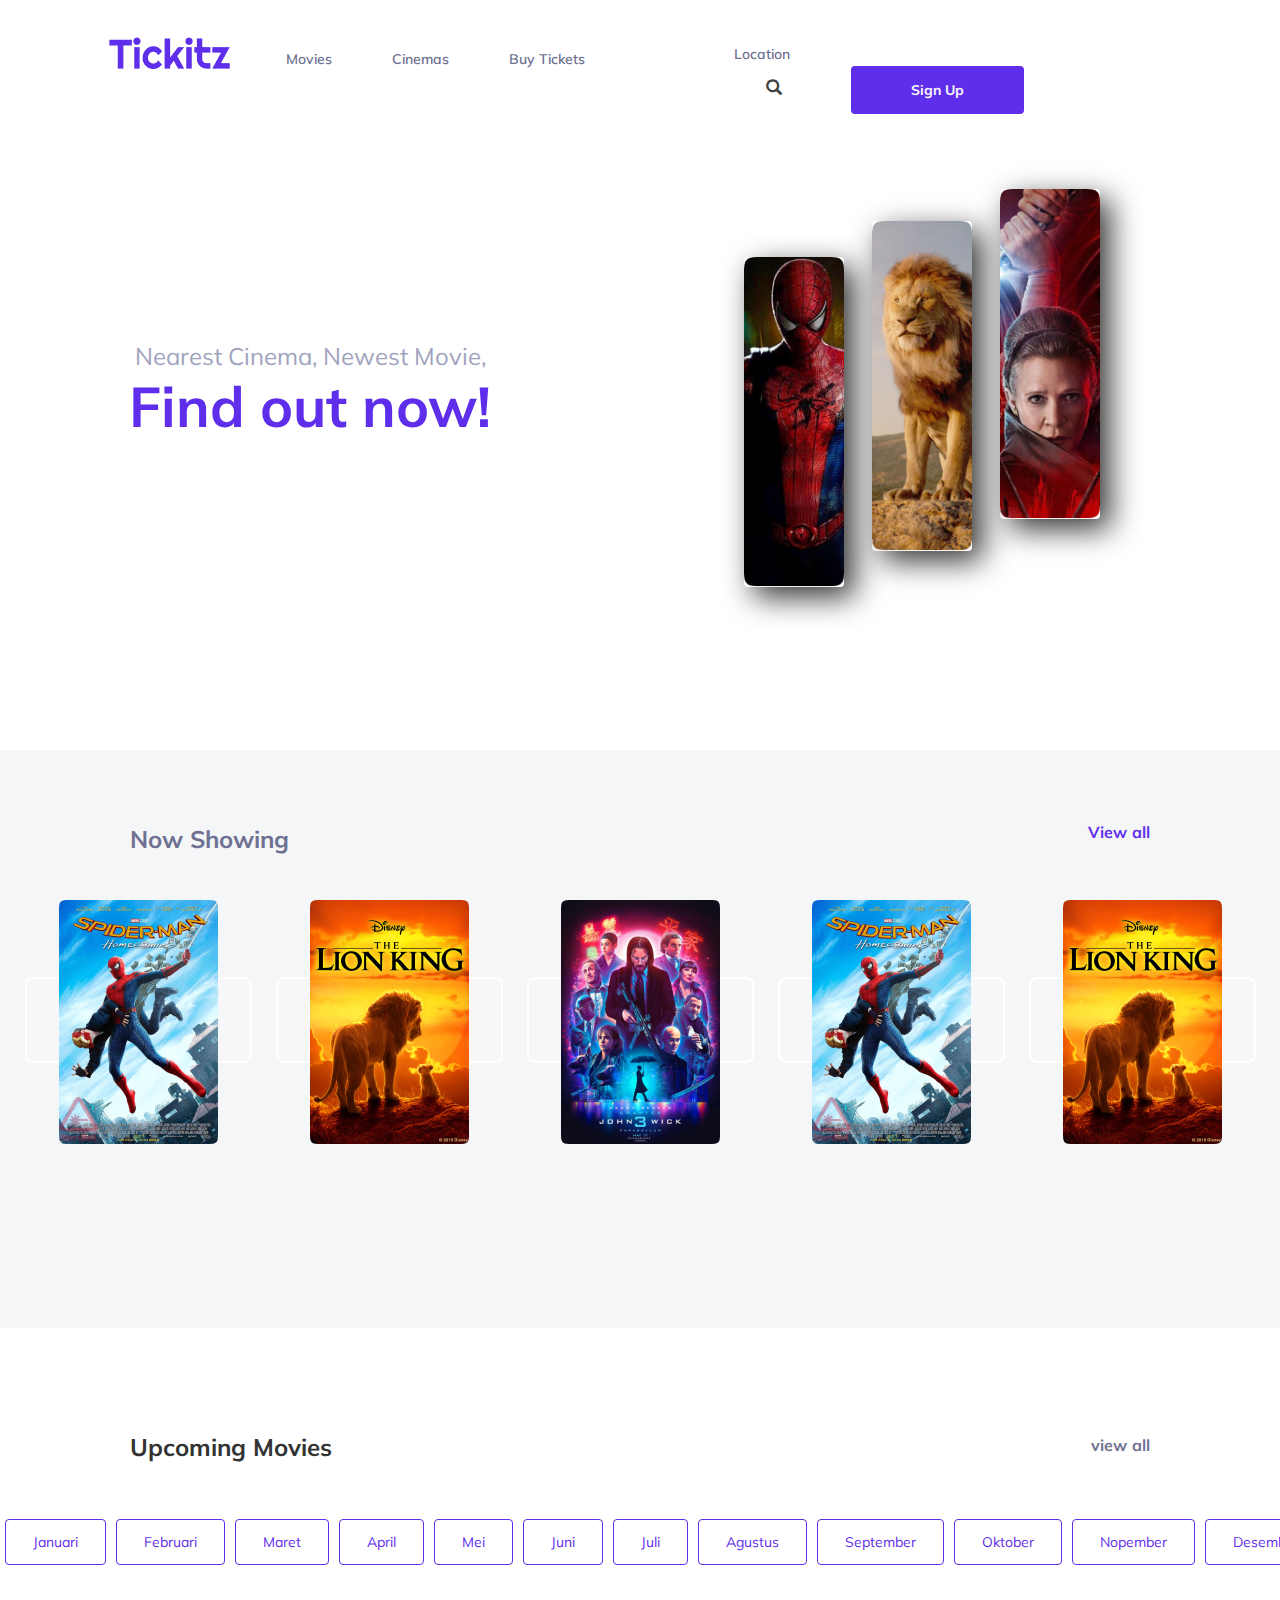
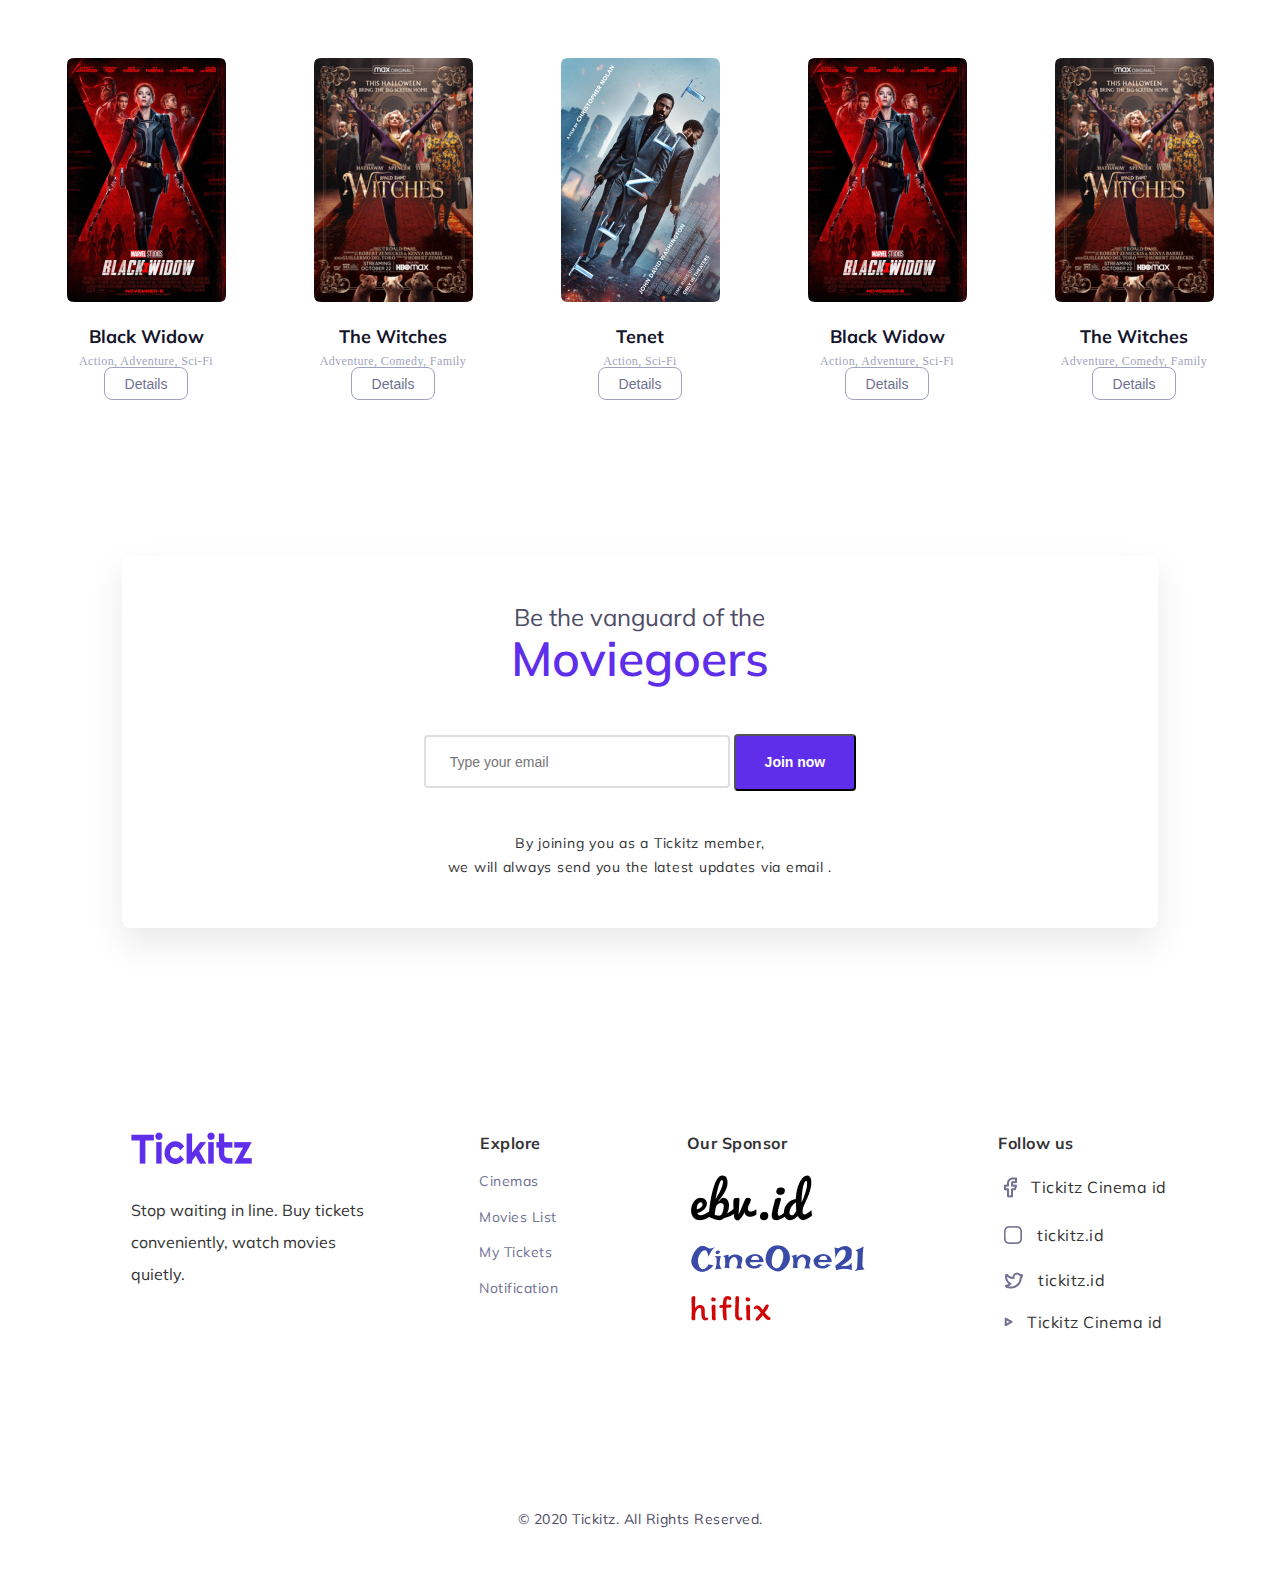
<file: index.html>
<!DOCTYPE html>
<html lang="en">
<head>
    <meta charset="UTF-8">
    <meta http-equiv="X-UA-Compatible" content="IE=edge">
    <meta name="viewport" content="width=device-width, initial-scale=1.0">
    <link rel="stylesheet" href="home.css">
    <link href="https://cdn.jsdelivr.net/npm/bootstrap@5.0.0-beta2/dist/css/bootstrap.min.css" rel="stylesheet" integrity="sha384-BmbxuPwQa2lc/FVzBcNJ7UAyJxM6wuqIj61tLrc4wSX0szH/Ev+nYRRuWlolflfl" crossorigin="anonymous">
    <link rel="stylesheet" href="https://maxcdn.bootstrapcdn.com/bootstrap/3.3.6/css/bootstrap.min.css">

    <title>Document</title>
</head>
<body>
    <nav class="nav-container" >
      <div class="wrapper" >
        <div class="logo">
          <a class=" " href="./index.html"> <img src="./source/Logo.png" alt=""> </a>
        <div class="nav1">
          <ul class="">
            <li class="off">
              <input type="text" class="glyphicon glyphicon-search" style="margin-bottom: 30px; font-size: 25px;"  placeholder="Search...">
              
            </li>
            <li class="off">
              <li class="nav-item dropdown off">
                <a class="nav-link dropdown-toggle off" href="./index.html" id="navbarDropdown" role="button" data-bs-toggle="dropdown"
                  aria-expanded="false">
                  Home
                </a>
                <ul class="dropdown-menu off" aria-labelledby="navbarDropdown">
                  <li><a class="dropdown-item off" href="../Ready Deploy/index.html.html">Home</a></li>
                  <li><a class="dropdown-item" href="../Ready Deploy/movie.html">Cinemas</a></li>
                  <li>
                    <hr class="dropdown-divider">
                  </li>
                  <li><a class="dropdown-item" href="./order.html">Order</a></li>
                </ul>
              </li>
            </li>
            <li>
              <a href="./movie.html" target="_blank" rel="noopener noreferrer">Movies</a>
            </li>
            <li>
              <a href="./order.html" target="_blank" rel="noopener noreferrer">Cinemas</a>
            </li>
            </li>
            <li>
              <a href="./payment.html" target="_blank" rel="noopener noreferrer">Buy Tickets</a>
            </li>
            </li>
          </ul>
        </div>
      </div>
        <div class="nav" >
          <li class="nav-item dropdown nav2 " >
            <a class="nav-link dropdown-toggle" href="#" id="navbarDropdown" role="button" data-bs-toggle="dropdown"
              aria-expanded="false">
              Location
            </a>
            <ul class="dropdown-menu" aria-labelledby="navbarDropdown">
              <li><a class="dropdown-item" href="#">Action</a></li>
              <li><a class="dropdown-item" href="#">Another action</a></li>
              <li>
                <hr class="dropdown-divider">
              </li>
              <li><a class="dropdown-item" href="#">Something else here</a></li>
            </ul>
          </li>
          <i class="glyphicon glyphicon-search"><a href="#"></a></i>
          <div class="btn">
          <a href="./signin.html" target="_blank" rel="noopener noreferrer">Sign Up</a>
        </div>
        </div>
        <div class="burger">
          <input type="checkbox" class="off"/>
          <span></span>
          <span></span>
          <span></span>
        </div>
      </div>
    </nav>
    <header>
      <div class="head-container">
        <div class="head-left grid-item">
          <p>Nearest Cinema, Newest Movie, <br> <span>Find out now!</span> </p>
        </div>
        <div class="head-right grid-item">
          <a href="http://" target="_blank" rel="noopener noreferrer"> 
            <img src="./source/Rectangle35.png" class="img1" alt="">
          </a>
          <a href="http://" target="_blank" rel="noopener noreferrer"> 
            <img src="./source/Rectangle34.png" class="img2" alt="">
          </a>
          <a href="http://" target="_blank" rel="noopener noreferrer"> 
            <img src="./source/Rectangle33.png" class="img3" alt="">
          </a>
        </div>
    </div>
    </header>
    <main>
      <div class="main-container">
        <div class="main-left">
          <div class="left">
            <a href="http://" target="_blank" rel="noopener noreferrer">Now Showing</a>
          </div>
          <div class="right">
            <a href="http://" target="_blank" rel="noopener noreferrer">View all</a>
          </div>
        </div>
        <div class="main-right">
          <div class="on" >
          <a href="http://">
            <img src="./source/Rectangle118.png" alt="">
          </a>
        </div>
        <div class="on" >
          <a href="http://">
            <img src="./source/Rectangle120.png" alt="">
          </a>
        </div>
        <div class="off">
          <a href="http://">
            <img src="./source/Rectangle119.png"  alt="">
          </a>
        </div>
        <div class="off">
          <a href="http://">
            <img src="./source/Rectangle118.png"  alt="">
          </a>
        </div>
        <div class="off">
          <a href="http://">
            <img src="./source/Rectangle120.png"  alt="">
          </a>
        </div>
        </div>
      </div>
    </main>
    <div class="month">
      <div class="month-container">
        <div class="upcoming"> <!--GRID-->
          <div class="upcoming-left">
            <p>Upcoming Movies</p>
          </div>
          <div class="upcoming-right">
            <a href=""><p>view all</p></a>
          </div>
        </div>
        <div class="month-body ">
          <a href="" >Januari</a>
          <a href="" >Februari</a>
          <a href="" >Maret</a>
          <a href="" >April</a>
          <a href="" >Mei</a>
          <a href="" >Juni</a>
          <a href="" >Juli</a>
          <a href="" >Agustus</a>
          <a href="" >September</a>
          <a href="" >Oktober</a>
          <a href="" >Nopember</a>
          <a href="" >Desember</a>
        </div>
        
          <div class="card-container">
            <!-- <div class="card-body"> -->
            <div class="card">
              <a href="">
                <img src="./source/Rectangle140.png" alt="">
                <p class="title">Black Widow</p>
                <p class="desc">Action, Adventure, Sci-Fi</p>
                <a href="" class="cd-1" >Details</a>
              </a>
            </div>
            <div class="card ">
              <a href="">
                <img src="./source/Rectangle141.png" alt="">
                <p class="title">The Witches</p>
                <p class="desc">Adventure, Comedy, Family</p>
                <a href="" class="cd-1" >Details</a>
              </a>
            </div>
            <div class="card ">
              <a href="">
                <img src="./source/Rectangle139.png" alt="">
                <p class="title">Tenet</p>
                <p class="desc">Action, Sci-Fi</p>
                <a href="" class="cd-1" >Details</a>
              </a>
            </div>
            <div class="card ">
              <a href="">
                <img src="./source/Rectangle140.png" alt="">
                <p class="title">Black Widow</p>
                <p class="desc">Action, Adventure, Sci-Fi</p>
                <a href="" class="cd-1" >Details</a>
              </a>
            </div>
            <div class="card ">
              <a href="">
                <img src="./source/Rectangle141.png" alt="">
                <p class="title">The Witches</p>
                <p class="desc">Adventure, Comedy, Family</p>
                <a href="" class="cd-1" >Details</a>
              </a>
            </div>
          <!-- </div> -->
          </div>
        
      </div>
    </div>
    <div class="foot">
      <div class="foot-container">
        <div class="foot-head">
          <p>Be the vanguard of the <br> <span>Moviegoers</span></p>
        </div>
        <div class="foot-body">
          <form action="#">
            <input type="email" placeholder="Type your email">
            <button>Join now</button>
          </form>
        </div>
        <div class="foot-foot">
          <p>By joining you as a Tickitz member,<br>
            we will always send you the latest updates via email .</p>
        </div>
      </div>
    </div>
    <footer>
      <div class="footer-container">
        <div class="footer-left">
          <img src="./source/Logo.png" alt="">
          <p>Stop waiting in line. Buy tickets <br>
            conveniently, watch movies quietly.</p>
        </div>
        <div class="footer-right">
          <div class="left-one sett"> 
              <div>
              <p class="foot-title">Explore</p>
            </div>
            <div class="foot-mobile">
              <li>
                <a href="" class="foot-right-item">Cinemas</a>
              </li>
              
              <li>
                <a href="" class="foot-right-item">Movies List</a>
              </li>
              <li>
                <a href="" class="foot-right-item">My Tickets</a>
              </li>
              <li>
                <a href="" class="foot-right-item">Notification</a>
              </li>
            </div>
          </div>
          <div class="left-two sett"> 
            <div>
              <p class="foot-title">Our Sponsor</p>
            </div>
            <div class="foot-mobile">
              <img src="./source/ebu.png" class="ebu" alt="ebu.id">
              <img src="./source/Cine.png" class="cine" alt="CineOne21">
              <img src="./source/hiflix.png" class="hif" alt="hiflix">
           </div> 
          </div>
          <div class="left-three sett">
            <div>
               <p class="foot-title">Follow us</p>
            </div>
            <div class="foot-mobile">
              <div class="foot-icon">
                <a href=""><img src="./source/fb.png" alt="Facebook">
                  </a> <p> Tickitz Cinema id </p>
              </div>
              <div class="foot-icon">
                <a href=""><img src="./source/ig luar.png" alt="Facebook">
                  </a> <p> tickitz.id </p>
              </div>
              <div class="foot-icon">
                <a href=""><img src="./source/twit.png" alt="Facebook">
                  </a> <p> tickitz.id </p>
              </div>
              <div class="foot-icon">
                <a href=""><img src="./source/ytluar.png" alt="Facebook">
                  </a> <p> Tickitz Cinema id </p>
              </div>
            </div>
          </div>
        </div>
      </div>
      <p class="copyright" style="margin-top: 47.4px; margin-bottom: 47.4px;" >© 2020 Tickitz. All Rights Reserved.</p>
    </footer>

    
    <script src="https://cdn.jsdelivr.net/npm/bootstrap@5.0.0-beta2/dist/js/bootstrap.bundle.min.js" integrity="sha384-b5kHyXgcpbZJO/tY9Ul7kGkf1S0CWuKcCD38l8YkeH8z8QjE0GmW1gYU5S9FOnJ0" crossorigin="anonymous">
      
    </script>
    <script>
      const burger = document.querySelector('.burger input');
      const nav = document.querySelector('.nav1 ul');

      burger.addEventListener('click', function() {
        nav.classList.toggle('slide');
      });
    </script>
    </body>
</html>
</file>
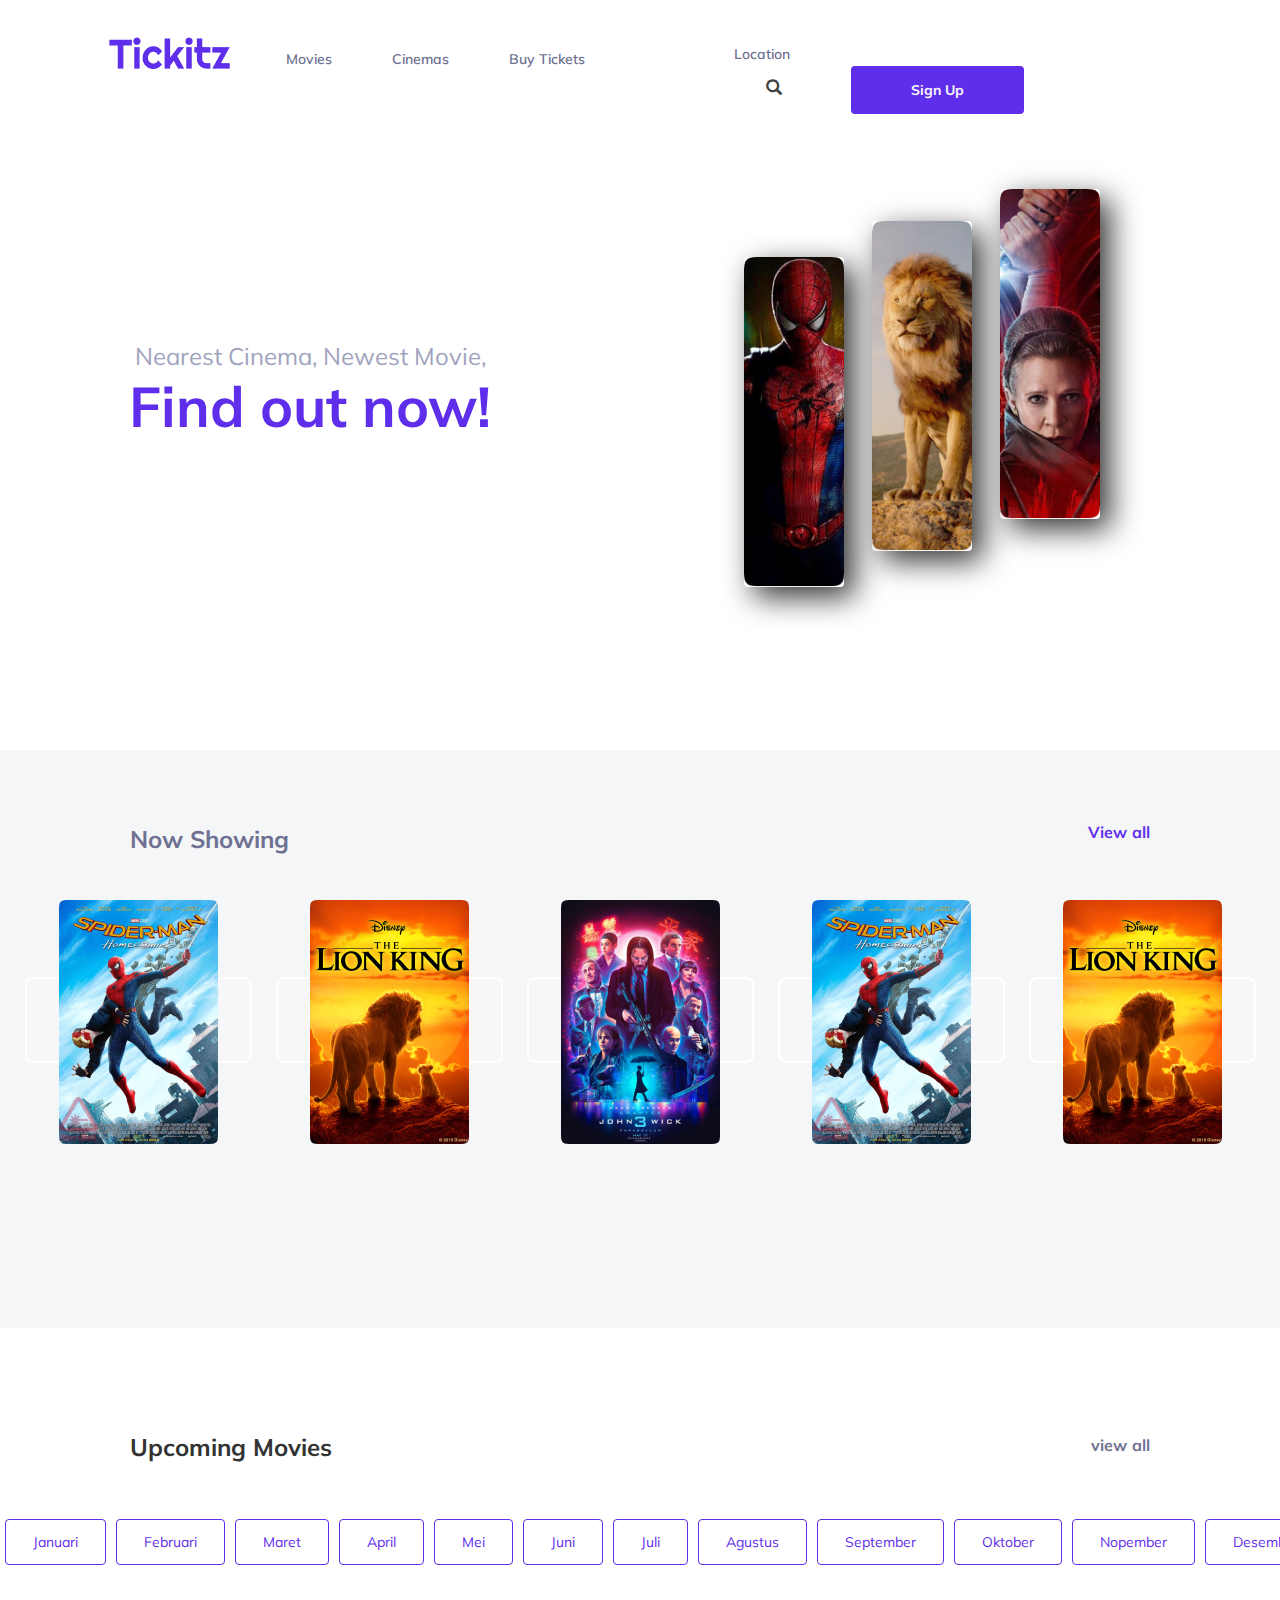
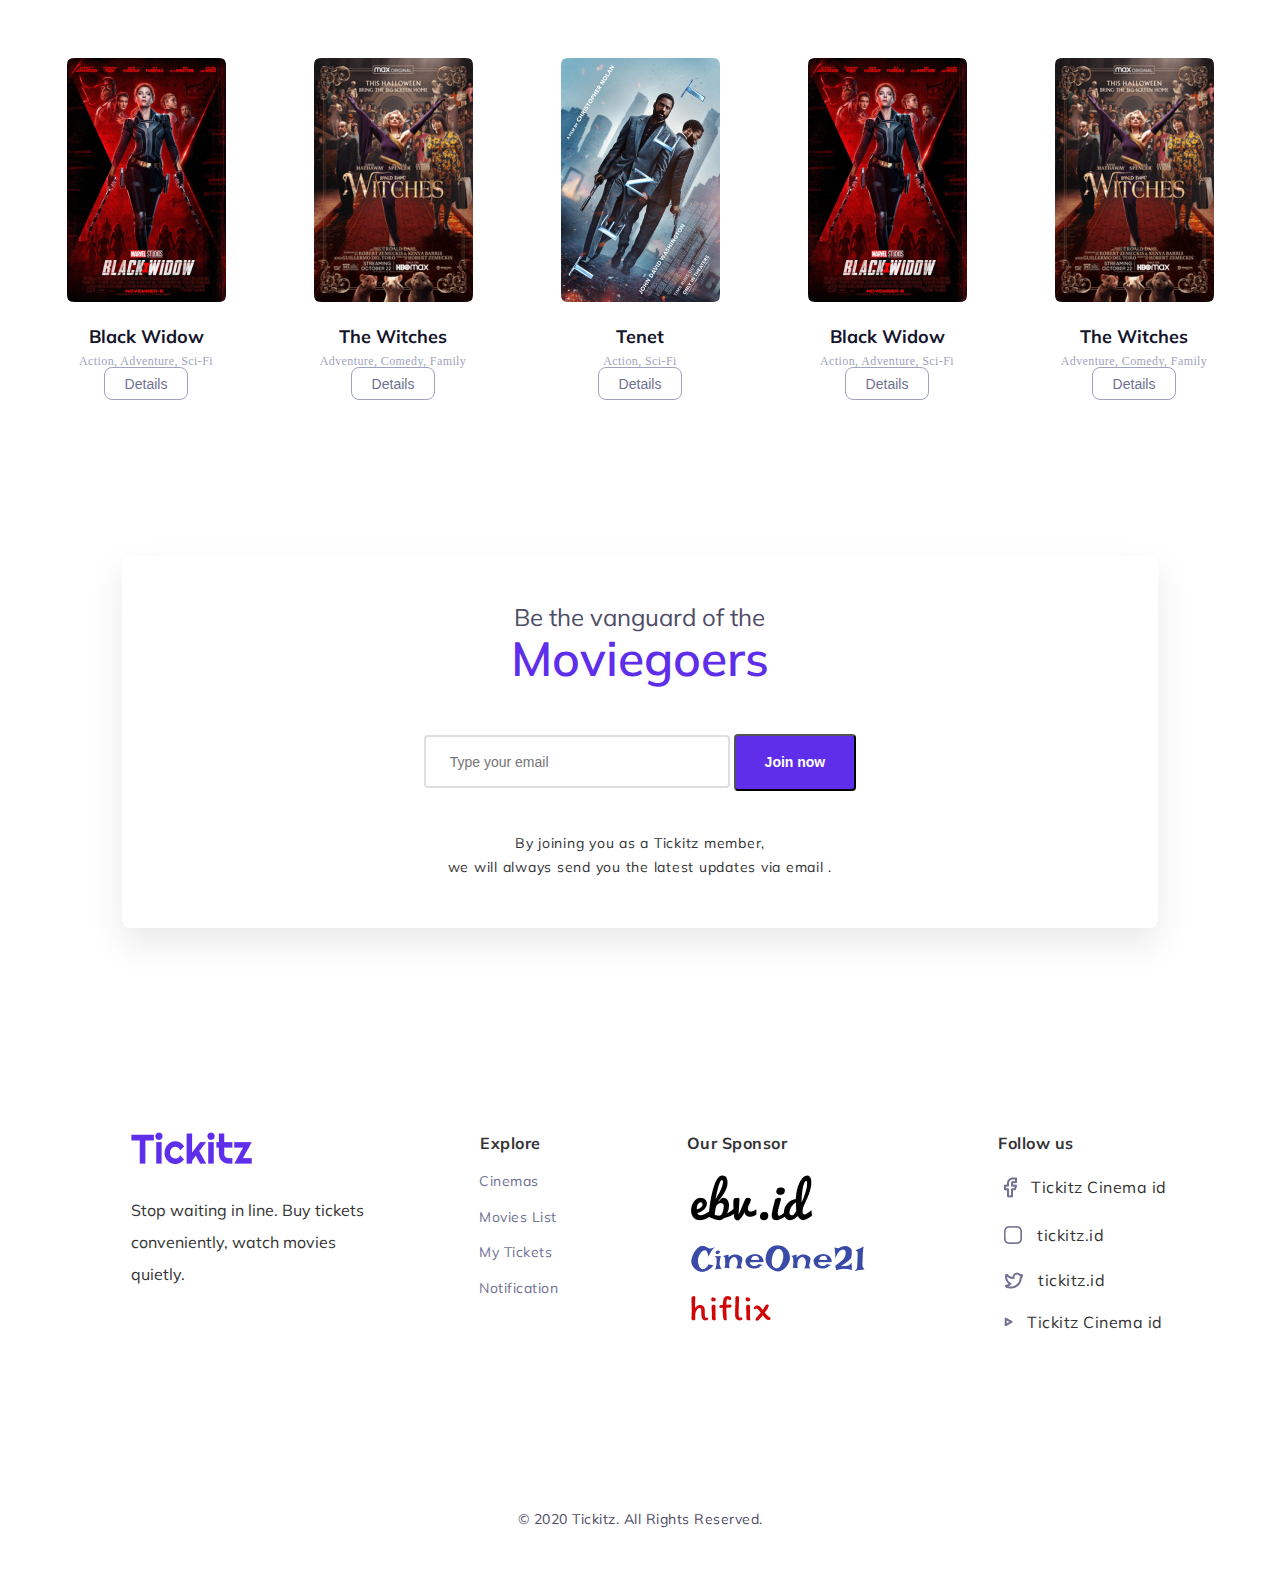
<file: home.html>
<!DOCTYPE html>
<html lang="en">
<head>
    <meta charset="UTF-8">
    <meta http-equiv="X-UA-Compatible" content="IE=edge">
    <meta name="viewport" content="width=device-width, initial-scale=1.0">
    <link rel="stylesheet" href="home.css">
    <link href="https://cdn.jsdelivr.net/npm/bootstrap@5.0.0-beta2/dist/css/bootstrap.min.css" rel="stylesheet" integrity="sha384-BmbxuPwQa2lc/FVzBcNJ7UAyJxM6wuqIj61tLrc4wSX0szH/Ev+nYRRuWlolflfl" crossorigin="anonymous">
    <link rel="stylesheet" href="https://maxcdn.bootstrapcdn.com/bootstrap/3.3.6/css/bootstrap.min.css">

    <title>Document</title>
</head>
<body>
    <nav class="nav-container" >
      <div class="wrapper" >
        <div class="logo">
          <a class=" " href="#"> <img src="./source/Logo.png" alt=""> </a>
        <div class="nav1">
          <ul class="">
            <li class="off">
              <input type="text" class="glyphicon glyphicon-search" style="margin-bottom: 30px; font-size: 25px;"  placeholder="Search...">
              
            </li>
            <li class="off">
              <li class="nav-item dropdown off">
                <a class="nav-link dropdown-toggle off" href="#" id="navbarDropdown" role="button" data-bs-toggle="dropdown"
                  aria-expanded="false">
                  Location
                </a>
                <ul class="dropdown-menu off" aria-labelledby="navbarDropdown">
                  <li><a class="dropdown-item off" href="#">Action</a></li>
                  <li><a class="dropdown-item" href="#">Another action</a></li>
                  <li>
                    <hr class="dropdown-divider">
                  </li>
                  <li><a class="dropdown-item" href="#">Something else here</a></li>
                </ul>
              </li>
            </li>
            <li>
              <a href="../MOVIE DETAIL/movie.html" target="_blank" rel="noopener noreferrer">Movies</a>
            </li>
            <li>
              <a href="../" target="_blank" rel="noopener noreferrer">Cinemas</a>
            </li>
            </li>
            <li>
              <a href="../ORDER PAGE/order.html" target="_blank" rel="noopener noreferrer">Buy Tickets</a>
            </li>
            </li>
          </ul>
        </div>
      </div>
        <div class="nav" >
          <li class="nav-item dropdown nav2 " >
            <a class="nav-link dropdown-toggle" href="#" id="navbarDropdown" role="button" data-bs-toggle="dropdown"
              aria-expanded="false">
              Location
            </a>
            <ul class="dropdown-menu" aria-labelledby="navbarDropdown">
              <li><a class="dropdown-item" href="#">Action</a></li>
              <li><a class="dropdown-item" href="#">Another action</a></li>
              <li>
                <hr class="dropdown-divider">
              </li>
              <li><a class="dropdown-item" href="#">Something else here</a></li>
            </ul>
          </li>
          <i class="glyphicon glyphicon-search"><a href="#"></a></i>
          <div class="btn">
          <a href="#" target="_blank" rel="noopener noreferrer">Sign Up</a>
        </div>
        </div>
        <div class="burger">
          <input type="checkbox" class="off"/>
          <span></span>
          <span></span>
          <span></span>
        </div>
      </div>
    </nav>
    <header>
      <div class="head-container">
        <div class="head-left grid-item">
          <p>Nearest Cinema, Newest Movie, <br> <span>Find out now!</span> </p>
        </div>
        <div class="head-right grid-item">
          <a href="http://" target="_blank" rel="noopener noreferrer"> 
            <img src="./source/Rectangle35.png" class="img1" alt="">
          </a>
          <a href="http://" target="_blank" rel="noopener noreferrer"> 
            <img src="./source/Rectangle34.png" class="img2" alt="">
          </a>
          <a href="http://" target="_blank" rel="noopener noreferrer"> 
            <img src="./source/Rectangle33.png" class="img3" alt="">
          </a>
        </div>
    </div>
    </header>
    <main>
      <div class="main-container">
        <div class="main-left">
          <div class="left">
            <a href="http://" target="_blank" rel="noopener noreferrer">Now Showing</a>
          </div>
          <div class="right">
            <a href="http://" target="_blank" rel="noopener noreferrer">View all</a>
          </div>
        </div>
        <div class="main-right">
          <div class="on" >
          <a href="http://">
            <img src="./source/Rectangle118.png" alt="">
          </a>
        </div>
        <div class="on" >
          <a href="http://">
            <img src="./source/Rectangle120.png" alt="">
          </a>
        </div>
        <div class="off">
          <a href="http://">
            <img src="./source/Rectangle119.png"  alt="">
          </a>
        </div>
        <div class="off">
          <a href="http://">
            <img src="./source/Rectangle118.png"  alt="">
          </a>
        </div>
        <div class="off">
          <a href="http://">
            <img src="./source/Rectangle120.png"  alt="">
          </a>
        </div>
        </div>
      </div>
    </main>
    <div class="month">
      <div class="month-container">
        <div class="upcoming"> <!--GRID-->
          <div class="upcoming-left">
            <p>Upcoming Movies</p>
          </div>
          <div class="upcoming-right">
            <a href=""><p>view all</p></a>
          </div>
        </div>
        <div class="month-body ">
          <a href="" >Januari</a>
          <a href="" >Februari</a>
          <a href="" >Maret</a>
          <a href="" >April</a>
          <a href="" >Mei</a>
          <a href="" >Juni</a>
          <a href="" >Juli</a>
          <a href="" >Agustus</a>
          <a href="" >September</a>
          <a href="" >Oktober</a>
          <a href="" >Nopember</a>
          <a href="" >Desember</a>
        </div>
        
          <div class="card-container">
            <!-- <div class="card-body"> -->
            <div class="card">
              <a href="">
                <img src="./source/Rectangle140.png" alt="">
                <p class="title">Black Widow</p>
                <p class="desc">Action, Adventure, Sci-Fi</p>
                <a href="" class="cd-1" >Details</a>
              </a>
            </div>
            <div class="card ">
              <a href="">
                <img src="./source/Rectangle141.png" alt="">
                <p class="title">The Witches</p>
                <p class="desc">Adventure, Comedy, Family</p>
                <a href="" class="cd-1" >Details</a>
              </a>
            </div>
            <div class="card ">
              <a href="">
                <img src="./source/Rectangle139.png" alt="">
                <p class="title">Tenet</p>
                <p class="desc">Action, Sci-Fi</p>
                <a href="" class="cd-1" >Details</a>
              </a>
            </div>
            <div class="card ">
              <a href="">
                <img src="./source/Rectangle140.png" alt="">
                <p class="title">Black Widow</p>
                <p class="desc">Action, Adventure, Sci-Fi</p>
                <a href="" class="cd-1" >Details</a>
              </a>
            </div>
            <div class="card ">
              <a href="">
                <img src="./source/Rectangle141.png" alt="">
                <p class="title">The Witches</p>
                <p class="desc">Adventure, Comedy, Family</p>
                <a href="" class="cd-1" >Details</a>
              </a>
            </div>
          <!-- </div> -->
          </div>
        
      </div>
    </div>
    <div class="foot">
      <div class="foot-container">
        <div class="foot-head">
          <p>Be the vanguard of the <br> <span>Moviegoers</span></p>
        </div>
        <div class="foot-body">
          <form action="#">
            <input type="email" placeholder="Type your email">
            <button>Join now</button>
          </form>
        </div>
        <div class="foot-foot">
          <p>By joining you as a Tickitz member,<br>
            we will always send you the latest updates via email .</p>
        </div>
      </div>
    </div>
    <footer>
      <div class="footer-container">
        <div class="footer-left">
          <img src="./source/Logo.png" alt="">
          <p>Stop waiting in line. Buy tickets <br>
            conveniently, watch movies quietly.</p>
        </div>
        <div class="footer-right">
          <div class="left-one sett"> 
              <div>
              <p class="foot-title">Explore</p>
            </div>
            <div class="foot-mobile">
              <li>
                <a href="" class="foot-right-item">Cinemas</a>
              </li>
              
              <li>
                <a href="" class="foot-right-item">Movies List</a>
              </li>
              <li>
                <a href="" class="foot-right-item">My Tickets</a>
              </li>
              <li>
                <a href="" class="foot-right-item">Notification</a>
              </li>
            </div>
          </div>
          <div class="left-two sett"> 
            <div>
              <p class="foot-title">Our Sponsor</p>
            </div>
            <div class="foot-mobile">
              <img src="./source/ebu.png" class="ebu" alt="ebu.id">
              <img src="./source/Cine.png" class="cine" alt="CineOne21">
              <img src="./source/hiflix.png" class="hif" alt="hiflix">
           </div> 
          </div>
          <div class="left-three sett">
            <div>
               <p class="foot-title">Follow us</p>
            </div>
            <div class="foot-mobile">
              <div class="foot-icon">
                <a href=""><img src="./source/fb.png" alt="Facebook">
                  </a> <p> Tickitz Cinema id </p>
              </div>
              <div class="foot-icon">
                <a href=""><img src="./source/ig luar.png" alt="Facebook">
                  </a> <p> tickitz.id </p>
              </div>
              <div class="foot-icon">
                <a href=""><img src="./source/twit.png" alt="Facebook">
                  </a> <p> tickitz.id </p>
              </div>
              <div class="foot-icon">
                <a href=""><img src="./source/ytluar.png" alt="Facebook">
                  </a> <p> Tickitz Cinema id </p>
              </div>
            </div>
          </div>
        </div>
      </div>
      <p class="copyright" style="margin-top: 47.4px; margin-bottom: 47.4px;" >© 2020 Tickitz. All Rights Reserved.</p>
    </footer>

    
    <script src="https://cdn.jsdelivr.net/npm/bootstrap@5.0.0-beta2/dist/js/bootstrap.bundle.min.js" integrity="sha384-b5kHyXgcpbZJO/tY9Ul7kGkf1S0CWuKcCD38l8YkeH8z8QjE0GmW1gYU5S9FOnJ0" crossorigin="anonymous">
      
    </script>
    <script>
      const burger = document.querySelector('.burger input');
      const nav = document.querySelector('.nav1 ul');

      burger.addEventListener('click', function() {
        nav.classList.toggle('slide');
      });
    </script>
    </body>
</html>
</file>
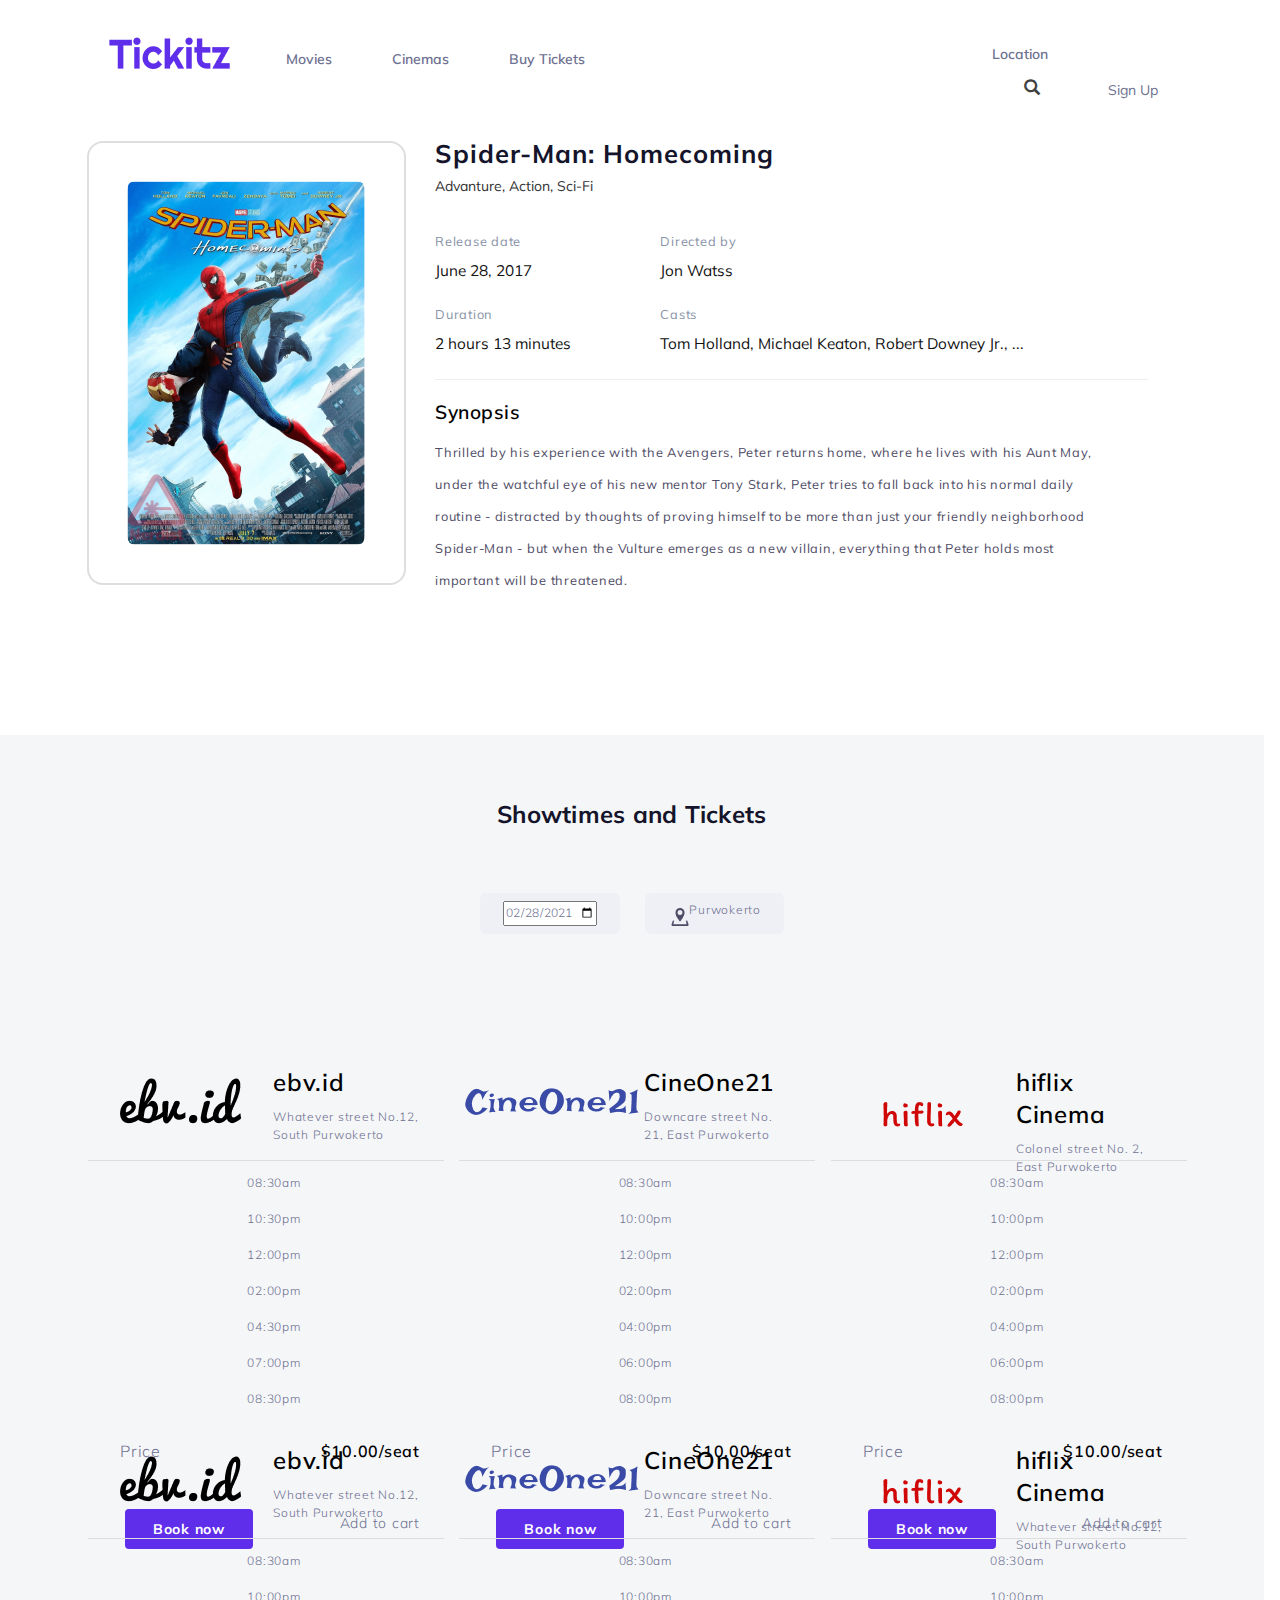
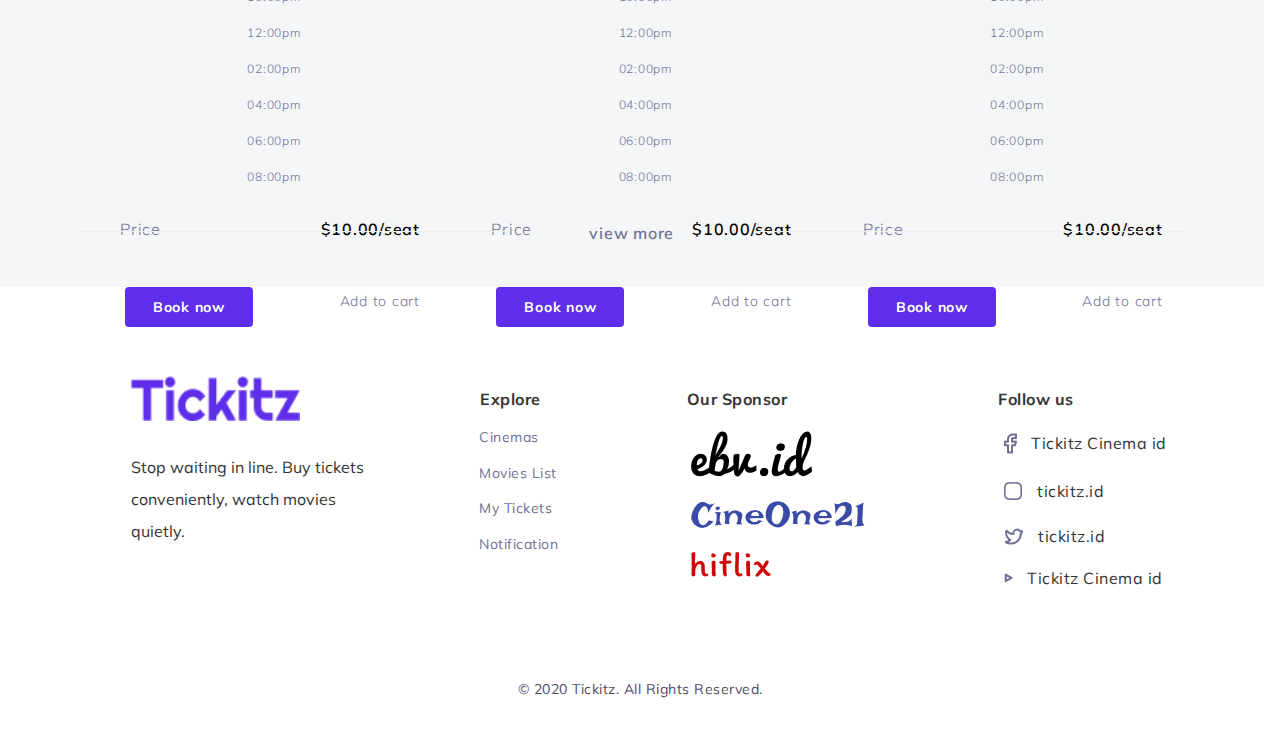
<file: movie.html>
<!DOCTYPE html>
<html lang="en">
<head>
  <meta charset="UTF-8">
  <meta http-equiv="X-UA-Compatible" content="IE=edge">
  <meta name="viewport" content="width=device-width, initial-scale=1.0">
  <link href="https://cdn.jsdelivr.net/npm/bootstrap@5.0.0-beta2/dist/css/bootstrap.min.css" rel="stylesheet" integrity="sha384-BmbxuPwQa2lc/FVzBcNJ7UAyJxM6wuqIj61tLrc4wSX0szH/Ev+nYRRuWlolflfl" crossorigin="anonymous">
  <link rel="stylesheet" href="https://maxcdn.bootstrapcdn.com/bootstrap/3.3.6/css/bootstrap.min.css">
  <link rel="stylesheet" href="movie.css">

  <title>Document</title>
</head>
<body>
  <nav class="nav-container" >
    <div class="wrapper" >
      <div class="logo">
        <a class=" " href="./index.html"> <img src="./source/Logo.png" alt=""> </a>
      <div class="nav1">
        <ul class="">
          <li class="off">
            <input type="text" class="glyphicon glyphicon-search" style="margin-bottom: 30px; font-size: 25px;"  placeholder="Search...">
            
          </li>
          <li class="off">
            <li class="nav-item dropdown off">
              <a class="nav-link dropdown-toggle off" href="../Ready Deploy/payment.html" id="navbarDropdown" role="button" data-bs-toggle="dropdown"
                aria-expanded="false">
                Location
              </a>
              <ul class="dropdown-menu off" aria-labelledby="navbarDropdown">
                <li><a class="dropdown-item off" href="../Ready Deploy/index.html.html">Home</a></li>
                <li><a class="dropdown-item" href="../Ready Deploy/movie.html">Cinemas</a></li>
                <li>
                  <hr class="dropdown-divider">
                </li>
                <li><a class="dropdown-item" href="order.html">Order</a></li>
              </ul>
            </li>
          </li>
          <li>
            <a href="./movie.html" target="_blank" rel="noopener noreferrer">Movies</a>
          </li>
          <li>
            <a href="./order.html" target="_blank" rel="noopener noreferrer">Cinemas</a>
          </li>
          </li>
          <li>
            <a href="./payment.html" target="_blank" rel="noopener noreferrer">Buy Tickets</a>
          </li>
          </li>
        </ul>
      </div>
    </div>
      <div class="nav" >
        <li class="nav-item dropdown nav2 " >
          <a class="nav-link dropdown-toggle" href="#" id="navbarDropdown" role="button" data-bs-toggle="dropdown"
            aria-expanded="false">
            Location
          </a>
          <ul class="dropdown-menu" aria-labelledby="navbarDropdown">
            <li><a class="dropdown-item" href="#">Action</a></li>
            <li><a class="dropdown-item" href="#">Another action</a></li>
            <li>
              <hr class="dropdown-divider">
            </li>
            <li><a class="dropdown-item" href="#">Something else here</a></li>
          </ul>
        </li>
        <i class="glyphicon glyphicon-search"><a href="#"></a></i>
        <div class="btn">
        <a href="../Ready Deploy/signin.html" target="_blank" rel="noopener noreferrer">Sign Up</a>
      </div>
      </div>
      <div class="burger">
        <input type="checkbox" class="off"/>
        <span></span>
        <span></span>
        <span></span>
      </div>
    </div>
    </nav>
    <header>
      <div class="header-container"> <!--GRID HEAD WIDTH 594PX-->
        <div class="header-left" >
          <img src="./source/Rectangle 119.png" alt="">
        </div>
        <div class="header-right"> <!--GRID CONTENT-->
          <div class="top-container">
            <p class="title">Spider-Man: Homecoming</p>
            <p class="genre">Advanture, Action, Sci-Fi</p>
            <div class="top-header"> <!--GRID-->
              <div class="top-header-left">
                <div class="detil">
                  <p class="date">Release date</p>
                  <p class="duration">June 28, 2017</p>
                </div>
                <div class="detil">
                  <p class="date">Duration</p>
                  <p class="duration delete">2 hours 13 min<span>utes</span></p>
                </div>
              </div>
              <div class="top-header-right">
                <div class="detil" >
                  <p class="date">Directed by</p>
                  <p class="duration">Jon Watss</p>
                </div>
                <div class="detil">
                  <p class="date">Casts</p>
                  <p class="duration">Tom Holland, Michael Keaton, Robert Downey Jr., ...</p>
                </div>
              </div>
            </div>
          </div>
          <hr >
          <div class="bot-container">
            <p class="synopsis">Synopsis</p>
            <p>Thrilled by his experience with the Avengers, Peter returns home, where he lives with his Aunt May, under the watchful eye of his new mentor Tony Stark, Peter tries to fall back into his normal daily routine - distracted by thoughts of proving himself to be more than just your friendly neighborhood Spider-Man - but when the Vulture emerges as a new villain, everything that Peter holds most important will be threatened. </p>
          </div>
        </div>
      </div>
    </header>
    <main>
      <div class="main-container">
        <div class="main-title">
          <p>Showtimes and Tickets</p>
        </div>
        <div class="main-data-order">
          <div class="order-date dropdown">
            <div class="location ">
              <input class="dropdown-item dropdown-toggle flex-row-reverse" type="date" id="start" name="trip-start"
                    value="2021-02-28"
                    min="2021-01-01" max="2021-12-31" placeholder="">
             </div>
          </div>
          <div class=" order-date">
            <div class="location">
              <div class="item">
                <img src="./source/place.png" alt="">
              </div>
              <div class="dropdown">
                <a class="nav-link  " href="#" id="navbarDropdown" role="button" data-bs-toggle="dropdown"
                  aria-expanded="false">Purwokerto</a>
                  <ul class="dropdown-menu" aria-labelledby="navbarDropdown">
                    <li><a class="dropdown-item" href="#">Semarang</a></li>
                    <li><a class="dropdown-item" href="#">Surabaya</a></li>
                    <li><a class="dropdown-item" href="#">Cilacap</a></li>
                    <li><a class="dropdown-item" href="#">Jakarta</a></li>
                    <li>
                      <hr class="dropdown-divider">
                    </li>
                    <li><a class="dropdown-item" href="#">Something else here</a></li>
                  </ul>
              </div>
             </div>
          </div>
        </div>
        <div class="menu">
          <div class="card on" > <!--UNTUK KARTU-->
            <div class="card-head"><!--GRID--> <!--UNTUK  ISI KEPALA KARTU-->
              <img src="./source/ebu.png" alt="ebu.id">
              <div class="profile">
                <p class="instansi">ebv.id</p>
                <p>Whatever street No.12, South Purwokerto</p>
              </div>
            </div>
            <div class="time row"> <!--ROW-->
              <p class="col-3">08:30am</p>
              <p class="col-3">10:30pm</p>
              <p class="col-3">12:00pm</p>
              <p class="col-3">02:00pm</p>
              <p class="col-3">04:30pm</p>
              <p class="col-3">07:00pm</p>
              <p class="col-3">08:30pm</p>
            </div>
            <div class="price"> <!--GRID-->
              <p class="p1">Price</p>
              <p class="p2">$10.00/seat</p>
            </div>
            <div class="main-action">
              <div   class="btn">
                <a href="#"><p> Book now</p></a>
              </div>
               <div class="add">
                <a href="#"  ><p> Add to cart</p></a>
              </div>
            </div>
          </div>
          <div class="card on" > <!--UNTUK KARTU-->
            <div class="card-head"><!--GRID--> <!--UNTUK  ISI KEPALA KARTU-->
              <img src="./source/Cine.png" alt="ebu.id">
              <div class="profile">
                <p class="instansi">CineOne21</p>
                <p>Downcare street  No. 21,
                  East Purwokerto</p>
              </div>
            </div>
            <div class="time row"> <!--ROW-->
              <p class="col-3">08:30am</p>
              <p class="col-3">10:00pm</p>
              <p class="col-3">12:00pm</p>
              <p class="col-3">02:00pm</p>
              <p class="col-3">04:00pm</p>
              <p class="col-3">06:00pm</p>
              <p class="col-3">08:00pm</p>
            </div>
            <div class="price"> <!--GRID-->
              <p class="p1">Price</p>
              <p class="p2">$10.00/seat</p>
            </div>
            <div class="main-action">
              <div   class="btn">
                <a href="#"><p> Book now</p></a>
              </div>
               <div class="add">
                <a href="#"  ><p> Add to cart</p></a>
              </div>
            </div>
          </div>
          <div class="card off" > <!--UNTUK KARTU-->
            <div class="card-head"><!--GRID--> <!--UNTUK  ISI KEPALA KARTU-->
              <img src="./source/hiflix.png" alt="ebu.id">
              <div class="profile">
                <p class="instansi">hiflix Cinema</p>
                <p>Colonel street No. 2, East Purwokerto</p>
              </div>
            </div>
            <div class="time row"> <!--ROW-->
              <p class="col-3">08:30am</p>
              <p class="col-3">10:00pm</p>
              <p class="col-3">12:00pm</p>
              <p class="col-3">02:00pm</p>
              <p class="col-3">04:00pm</p>
              <p class="col-3">06:00pm</p>
              <p class="col-3">08:00pm</p>
            </div>
            <div class="price"> <!--GRID-->
              <p class="p1">Price</p>
              <p class="p2">$10.00/seat</p>
            </div>
            <div class="main-action">
              <div   class="btn">
                <a href="#"><p> Book now</p></a>
              </div>
               <div class="add">
                <a href="#"  ><p> Add to cart</p></a>
              </div>
            </div>
          </div>
          <div class="card off" > <!--UNTUK KARTU-->
            <div class="card-head"><!--GRID--> <!--UNTUK  ISI KEPALA KARTU-->
              <img src="./source/ebu.png" alt="ebu.id">
              <div class="profile">
                <p class="instansi">ebv.id</p>
                <p>Whatever street No.12, South Purwokerto</p>
              </div>
            </div>
            <div class="time row"> <!--ROW-->
              <p class="col-3">08:30am</p>
              <p class="col-3">10:00pm</p>
              <p class="col-3">12:00pm</p>
              <p class="col-3">02:00pm</p>
              <p class="col-3">04:00pm</p>
              <p class="col-3">06:00pm</p>
              <p class="col-3">08:00pm</p>
            </div>
            <div class="price"> <!--GRID-->
              <p class="p1">Price</p>
              <p class="p2">$10.00/seat</p>
            </div>
            <div class="main-action">
              <div   class="btn">
                <a href="#"><p> Book now</p></a>
              </div>
               <div class="add">
                <a href="#"  ><p> Add to cart</p></a>
              </div>
            </div>
          </div>
          <div class="card off" > <!--UNTUK KARTU-->
            <div class="card-head"><!--GRID--> <!--UNTUK  ISI KEPALA KARTU-->
              <img src="./source/Cine.png" alt="ebu.id">
              <div class="profile">
                <p class="instansi">CineOne21</p>
                <p>Downcare street No. 21, East Purwokerto</p>
              </div>
            </div>
            <div class="time row"> <!--ROW-->
              <p class="col-3">08:30am</p>
              <p class="col-3">10:00pm</p>
              <p class="col-3">12:00pm</p>
              <p class="col-3">02:00pm</p>
              <p class="col-3">04:00pm</p>
              <p class="col-3">06:00pm</p>
              <p class="col-3">08:00pm</p>
            </div>
            <div class="price"> <!--GRID-->
              <p class="p1">Price</p>
              <p class="p2">$10.00/seat</p>
            </div>
            <div class="main-action">
              <div   class="btn">
                <a href="#"><p> Book now</p></a>
              </div>
               <div class="add">
                <a href="#"  ><p> Add to cart</p></a>
              </div>
            </div>
          </div>
          <div class="card off" > <!--UNTUK KARTU-->
            <div class="card-head"><!--GRID--> <!--UNTUK  ISI KEPALA KARTU-->
              <img src="./source/hiflix.png" alt="ebu.id">
              <div class="profile">
                <p class="instansi">hiflix Cinema</p>
                <p>Whatever street No.12, South Purwokerto</p>
              </div>
            </div>
            <div class="time row"> <!--ROW-->
              <p class="col-3">08:30am</p>
              <p class="col-3">10:00pm</p>
              <p class="col-3">12:00pm</p>
              <p class="col-3">02:00pm</p>
              <p class="col-3">04:00pm</p>
              <p class="col-3">06:00pm</p>
              <p class="col-3">08:00pm</p>
            </div>
            <div class="price"> <!--GRID-->
              <p class="p1">Price</p>
              <p class="p2">$10.00/seat</p>
            </div>
            <div class="main-action">
              <div   class="btn">
                <a href="#"><p> Book now</p></a>
              </div>
               <div class="add">
                <a href="#"  ><p> Add to cart</p></a>
              </div>
            </div>
          </div>
        </div>
        <div class="line" >
          <hr><a href=""> view more</a><hr>
        </div>
      </div>
    </main>
    <footer>
      <div class="footer-container">
        <div class="footer-left">
          <img src="./source/Logo.png" alt="">
          <p>Stop waiting in line. Buy tickets <br>
            conveniently, watch movies quietly.</p>
        </div>
        <div class="footer-right">
          <div class="left-one sett"> 
              <div>
              <p class="foot-title">Explore</p>
            </div>
            <div class="foot-mobile">
              <li>
                <a href="" class="foot-right-item">Cinemas</a>
              </li>
              
              <li>
                <a href="" class="foot-right-item">Movies List</a>
              </li>
              <li>
                <a href="" class="foot-right-item">My Tickets</a>
              </li>
              <li>
                <a href="" class="foot-right-item">Notification</a>
              </li>
            </div>
          </div>
          <div class="left-two sett"> 
            <div>
              <p class="foot-title">Our Sponsor</p>
            </div>
            <div class="foot-mobile">
              <img src="./source/ebu.png" class="ebu" alt="ebu.id">
              <img src="./source/Cine.png" class="cine" alt="CineOne21">
              <img src="./source/hiflix.png" class="hif" alt="hiflix">
           </div> 
          </div>
          <div class="left-three sett">
            <div>
               <p class="foot-title">Follow us</p>
            </div>
            <div class="foot-mobile">
              <div class="foot-icon">
                <a href=""><img src="./source/fb.png" alt="Facebook">
                  </a> <p> Tickitz Cinema id </p>
              </div>
              <div class="foot-icon">
                <a href=""><img src="./source/ig luar.png" alt="Facebook">
                  </a> <p> tickitz.id </p>
              </div>
              <div class="foot-icon">
                <a href=""><img src="./source/twit.png" alt="Facebook">
                  </a> <p> tickitz.id </p>
              </div>
              <div class="foot-icon">
                <a href=""><img src="./source/ytluar.png" alt="Facebook">
                  </a> <p> Tickitz Cinema id </p>
              </div>
            </div>
          </div>
        </div>
      </div>
      <p class="copyright" style="margin-top: 47.4px; margin-bottom: 47.4px;" >© 2020 Tickitz. All Rights Reserved.</p>
    </footer>

    
    <script src="https://cdn.jsdelivr.net/npm/bootstrap@5.0.0-beta2/dist/js/bootstrap.bundle.min.js" integrity="sha384-b5kHyXgcpbZJO/tY9Ul7kGkf1S0CWuKcCD38l8YkeH8z8QjE0GmW1gYU5S9FOnJ0" crossorigin="anonymous">
      
    </script>
    <script>
      const burger = document.querySelector('.burger input');
      const nav = document.querySelector('.nav1 ul');

      burger.addEventListener('click', function() {
        nav.classList.toggle('slide');
      });
    </script>
</body>
</html>
</file>
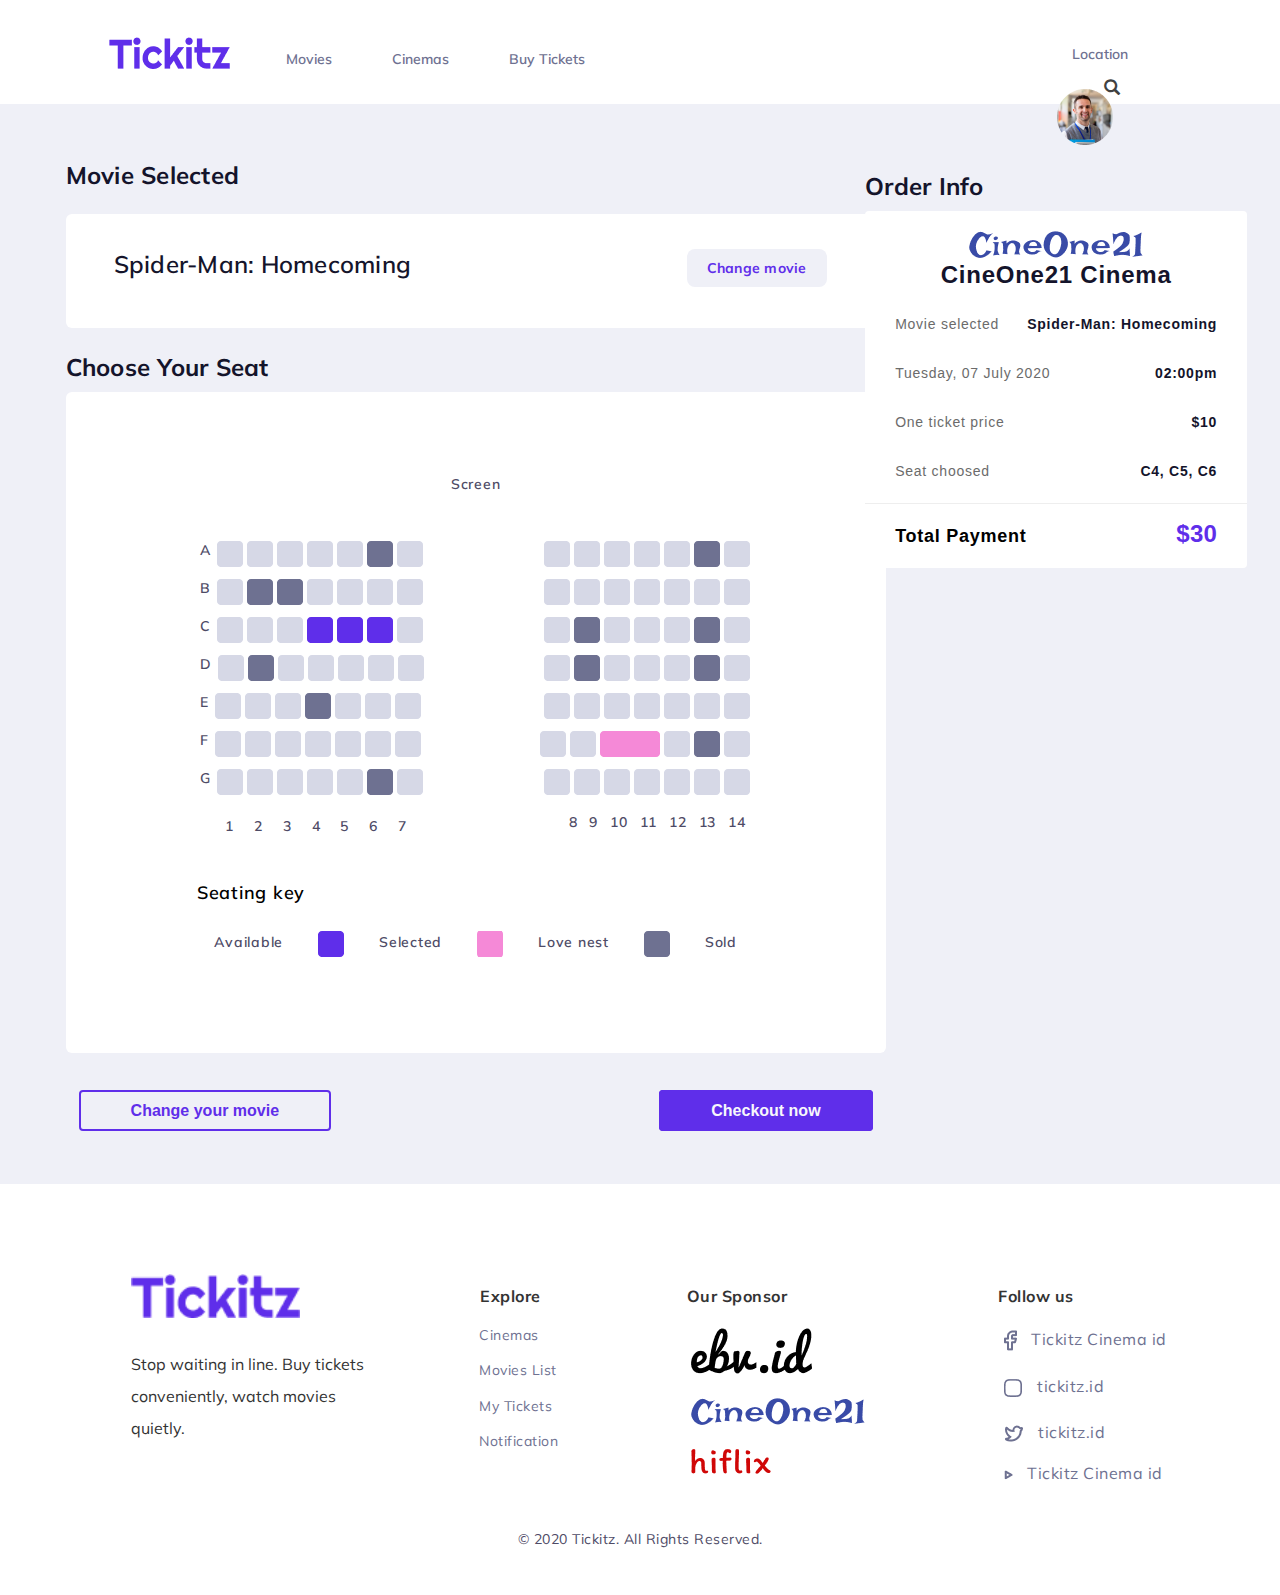
<file: order.html>
<!DOCTYPE html>
<html lang="en">
<head>
    <meta charset="UTF-8">
    <meta http-equiv="X-UA-Compatible" content="IE=edge">
    <meta name="viewport" content="width=device-width, initial-scale=1.0">
    <link href="https://cdn.jsdelivr.net/npm/bootstrap@5.0.0-beta2/dist/css/bootstrap.min.css" rel="stylesheet" integrity="sha384-BmbxuPwQa2lc/FVzBcNJ7UAyJxM6wuqIj61tLrc4wSX0szH/Ev+nYRRuWlolflfl" crossorigin="anonymous">
    <link rel="stylesheet" href="https://maxcdn.bootstrapcdn.com/bootstrap/3.3.6/css/bootstrap.min.css">
    <link rel="stylesheet" href="order.css">
    <title>Document</title>
</head>
<body>
    <nav class="nav-container" >
        <div class="wrapper" >
          <div class="logo">
            <a class=" " href="./index.html"> <img src="./source/Logo.png" alt=""> </a>
          <div class="nav1">
          <ul>
            <li>
              <a href="./movie.html" target="_blank" rel="noopener noreferrer">Movies</a>
            </li>
            <li>
              <a href="./order.html" target="_blank" rel="noopener noreferrer">Cinemas</a>
            </li>
            </li>
            <li>
              <a href="./payment.html" target="_blank" rel="noopener noreferrer">Buy Tickets</a>
            </li>
            </li>
          </ul>
          </div>
        </div>
          <div class="nav" >
            <li class="nav-item dropdown">
              <a class="nav-link dropdown-toggle" href="#" id="navbarDropdown" role="button" data-bs-toggle="dropdown" aria-expanded="false">
                Location
              </a>
              <ul class="dropdown-menu" aria-labelledby="navbarDropdown">
                <li><a class="dropdown-item" href="#">Action</a></li>
                <li><a class="dropdown-item" href="#">Another action</a></li>
                <li><hr class="dropdown-divider"></li>
                <li><a class="dropdown-item" href="#">Something else here</a></li>
              </ul>
            </li>
            <i class="glyphicon glyphicon-search"><a href="#"></a></i>
            <div class="pict">
            <a href="#" target="_blank" rel="noopener noreferrer"><img src="./source/Ellipse 11.png" alt=""></a>
          </div>
          </div>
        </div>
      </nav> 
      <!--BATAS NAVIGASI-->
      <main>
        <!--FLEX-->
        <div class="main-container">
          <!--GRID-->
          <div class="main-left">
            <!--GRID-->
            <div class="left-head">
              <p>Movie Selected</p>
              <div class="choosen">
                <!--FLEX-->
                <p>Spider-Man: Homecoming</p>
                <p><a href="">Change movie</a></p>
              </div>
            </div>
            <div class="left-bot">
              <p class="lb1">Choose Your Seat</p>
              <div class="map">
                <!--FLEX KEBAWAH-->
                <p style=" text-align: center;">Screen</p>
                <div class="spot">
      
                  <!--FLEX ATAU GRID-->
                  <div class="spoting">
                    <div class="spot-left">
                      <p style="padding-right: 5px;">A</p>
                      <div class="icon-book">
                        <img src="./source/Rectangle 438.png" alt="">
                      </div>
                      <div class="icon-book">
                        <img src="./source/Rectangle 438.png" alt="">
                      </div>
                      <div class="icon-book">
                        <img src="./source/Rectangle 438.png" alt="">
                      </div>
                      <div class="icon-book">
                        <img src="./source/Rectangle 438.png" alt="">
                      </div>
                      <div class="icon-book">
                        <img src="./source/Rectangle 438.png" alt="">
                      </div>
                      <div class="icon-book">
                        <img src="./source/Rectangle 443.png" alt="">
                      </div>
                      <div class="icon-book">
                        <img src="./source/Rectangle 438.png" alt="">
                      </div>
                    </div>
                    <div class="spot-right">
                      <div class="icon-book">
                        <img src="./source/Rectangle 438.png" alt="">
                      </div>
                      <div class="icon-book">
                        <img src="./source/Rectangle 438.png" alt="">
                      </div>
                      <div class="icon-book">
                        <img src="./source/Rectangle 438.png" alt="">
                      </div>
                      <div class="icon-book">
                        <img src="./source/Rectangle 438.png" alt="">
                      </div>
                      <div class="icon-book">
                        <img src="./source/Rectangle 438.png" alt="">
                      </div>
                      <div class="icon-book">
                        <img src="./source/Rectangle 443.png" alt="">
                      </div>
                      <div class="icon-book">
                        <img src="./source/Rectangle 438.png" alt="">
                      </div>
                    </div>
                  </div>
                  <!--FLEX ATAU GRID-->
                  <div class="spoting">
                    <div class="spot-left">
                      <p style="padding-right: 5px;">B</p>
                      <div class="icon-book">
                        <img src="./source/Rectangle 438.png" alt="">
                      </div>
                      <div class="icon-book">
                        <img src="./source/Rectangle 443.png" alt="">
                      </div>
                      <div class="icon-book">
                        <img src="./source/Rectangle 443.png" alt="">
                      </div>
                      <div class="icon-book">
                        <img src="./source/Rectangle 438.png" alt="">
                      </div>
                      <div class="icon-book">
                        <img src="./source/Rectangle 438.png" alt="">
                      </div>
                      <div class="icon-book">
                        <img src="./source/Rectangle 438.png" alt="">
                      </div>
                      <div class="icon-book">
                        <img src="./source/Rectangle 438.png" alt="">
                      </div>
                    </div>
                    <div class="spot-right">
                      <div class="icon-book">
                        <img src="./source/Rectangle 438.png" alt="">
                      </div>
                      <div class="icon-book">
                        <img src="./source/Rectangle 438.png" alt="">
                      </div>
                      <div class="icon-book">
                        <img src="./source/Rectangle 438.png" alt="">
                      </div>
                      <div class="icon-book">
                        <img src="./source/Rectangle 438.png" alt="">
                      </div>
                      <div class="icon-book">
                        <img src="./source/Rectangle 438.png" alt="">
                      </div>
                      <div class="icon-book">
                        <img src="./source/Rectangle 438.png" alt="">
                      </div>
                      <div class="icon-book">
                        <img src="./source/Rectangle 438.png" alt="">
                      </div>
                    </div>
                  </div>
                  <!--FLEX ATAU GRID-->
                  <div class="spoting">
                    <div class="spot-left">
                      <p style="padding-right: 5px;">C</p>
                      <div class="icon-book">
                        <img src="./source/Rectangle 438.png" alt="">
                      </div>
                      <div class="icon-book">
                        <img src="./source/Rectangle 438.png" alt="">
                      </div>
                      <div class="icon-book">
                        <img src="./source/Rectangle 438.png" alt="">
                      </div>
                      <div class="icon-book">
                        <img src="./source/Rectangle 469.png" alt="">
                      </div>
                      <div class="icon-book">
                        <img src="./source/Rectangle 469.png" alt="">
                      </div>
                      <div class="icon-book">
                        <img src="./source/Rectangle 469.png" alt="">
                      </div>
                      <div class="icon-book">
                        <img src="./source/Rectangle 438.png" alt="">
                      </div>
                    </div>
                    <div class="spot-right">
                      <div class="icon-book">
                        <img src="./source/Rectangle 438.png" alt="">
                      </div>
                      <div class="icon-book">
                        <img src="./source/Rectangle 443.png" alt="">
                      </div>
                      <div class="icon-book">
                        <img src="./source/Rectangle 438.png" alt="">
                      </div>
                      <div class="icon-book">
                        <img src="./source/Rectangle 438.png" alt="">
                      </div>
                      <div class="icon-book">
                        <img src="./source/Rectangle 438.png" alt="">
                      </div>
                      <div class="icon-book">
                        <img src="./source/Rectangle 443.png" alt="">
                      </div>
                      <div class="icon-book">
                        <img src="./source/Rectangle 438.png" alt="">
                      </div>
                    </div>
                  </div>
                  <!--FLEX ATAU GRID-->
                  <div class="spoting">
                    <div class="spot-left">
                      <p style="padding-right: 5px;">D</p>
                      <div class="icon-book">
                        <img src="./source/Rectangle 438.png" alt="">
                      </div>
                      <div class="icon-book">
                        <img src="./source/Rectangle 443.png" alt="">
                      </div>
                      <div class="icon-book">
                        <img src="./source/Rectangle 438.png" alt="">
                      </div>
                      <div class="icon-book">
                        <img src="./source/Rectangle 438.png" alt="">
                      </div>
                      <div class="icon-book">
                        <img src="./source/Rectangle 438.png" alt="">
                      </div>
                      <div class="icon-book">
                        <img src="./source/Rectangle 438.png" alt="">
                      </div>
                      <div class="icon-book">
                        <img src="./source/Rectangle 438.png" alt="">
                      </div>
                    </div>
                    <div class="spot-right">
                      <div class="icon-book">
                        <img src="./source/Rectangle 438.png" alt="">
                      </div>
                      <div class="icon-book">
                        <img src="./source/Rectangle 443.png" alt="">
                      </div>
                      <div class="icon-book">
                        <img src="./source/Rectangle 438.png" alt="">
                      </div>
                      <div class="icon-book">
                        <img src="./source/Rectangle 438.png" alt="">
                      </div>
                      <div class="icon-book">
                        <img src="./source/Rectangle 438.png" alt="">
                      </div>
                      <div class="icon-book">
                        <img src="./source/Rectangle 443.png" alt="">
                      </div>
                      <div class="icon-book">
                        <img src="./source/Rectangle 438.png" alt="">
                      </div>
                    </div>
                  </div>
                  <!--FLEX ATAU GRID-->
                  <div class="spoting">
                    <div class="spot-left">
                      <p style="padding-right: 5px;">E</p>
                      <div class="icon-book">
                        <img src="./source/Rectangle 438.png" alt="">
                      </div>
                      <div class="icon-book">
                        <img src="./source/Rectangle 438.png" alt="">
                      </div>
                      <div class="icon-book">
                        <img src="./source/Rectangle 438.png" alt="">
                      </div>
                      <div class="icon-book">
                        <img src="./source/Rectangle 443.png" alt="">
                      </div>
                      <div class="icon-book">
                        <img src="./source/Rectangle 438.png" alt="">
                      </div>
                      <div class="icon-book">
                        <img src="./source/Rectangle 438.png" alt="">
                      </div>
                      <div class="icon-book">
                        <img src="./source/Rectangle 438.png" alt="">
                      </div>
                    </div>
                    <div class="spot-right">
                      <div class="icon-book">
                        <img src="./source/Rectangle 438.png" alt="">
                      </div>
                      <div class="icon-book">
                        <img src="./source/Rectangle 438.png" alt="">
                      </div>
                      <div class="icon-book">
                        <img src="./source/Rectangle 438.png" alt="">
                      </div>
                      <div class="icon-book">
                        <img src="./source/Rectangle 438.png" alt="">
                      </div>
                      <div class="icon-book">
                        <img src="./source/Rectangle 438.png" alt="">
                      </div>
                      <div class="icon-book">
                        <img src="./source/Rectangle 438.png" alt="">
                      </div>
                      <div class="icon-book">
                        <img src="./source/Rectangle 438.png" alt="">
                      </div>
                    </div>
                  </div>
                  <!--FLEX ATAU GRID-->
                  <div class="spoting">
                    <div class="spot-left">
                      <p style="padding-right: 5px;">F</p>
                      <div class="icon-book">
                        <img src="./source/Rectangle 438.png" alt="">
                      </div>
                      <div class="icon-book">
                        <img src="./source/Rectangle 438.png" alt="">
                      </div>
                      <div class="icon-book">
                        <img src="./source/Rectangle 438.png" alt="">
                      </div>
                      <div class="icon-book">
                        <img src="./source/Rectangle 438.png" alt="">
                      </div>
                      <div class="icon-book">
                        <img src="./source/Rectangle 438.png" alt="">
                      </div>
                      <div class="icon-book">
                        <img src="./source/Rectangle 438.png" alt="">
                      </div>
                      <div class="icon-book">
                        <img src="./source/Rectangle 438.png" alt="">
                      </div>
                    </div>
                    <div class="spot-right">
                      <div class="icon-book">
                        <img src="./source/Rectangle 438.png" alt="">
                      </div>
                      <div class="icon-book">
                        <img src="./source/Rectangle 438.png" alt="">
                      </div>
                      <div class="icon-book">
                        <img src="./source/Rectangle 518.png" alt="">
                      </div>
                      <div class="icon-book">
                        <img src="./source/Rectangle 438.png" alt="">
                      </div>
                      <div class="icon-book">
                        <img src="./source/Rectangle 443.png" alt="">
                      </div>
                      <div class="icon-book">
                        <img src="./source/Rectangle 438.png" alt="">
                      </div>
                    </div>
                  </div>
                  <!--FLEX ATAU GRID-->
                  <div class="spoting">
                    <div class="spot-left">
                      <p style="padding-right: 5px;">G</p>
                      <div class="icon-book">
                        <img src="./source/Rectangle 438.png" alt="">
                      </div>
                      <div class="icon-book">
                        <img src="./source/Rectangle 438.png" alt="">
                      </div>
                      <div class="icon-book">
                        <img src="./source/Rectangle 438.png" alt="">
                      </div>
                      <div class="icon-book">
                        <img src="./source/Rectangle 438.png" alt="">
                      </div>
                      <div class="icon-book">
                        <img src="./source/Rectangle 438.png" alt="">
                      </div>
                      <div class="icon-book">
                        <img src="./source/Rectangle 443.png" alt="">
                      </div>
                      <div class="icon-book">
                        <img src="./source/Rectangle 438.png" alt="">
                      </div>
                    </div>
                    <div class="spot-right">
                      <div class="icon-book">
                        <img src="./source/Rectangle 438.png" alt="">
                      </div>
                      <div class="icon-book">
                        <img src="./source/Rectangle 438.png" alt="">
                      </div>
                      <div class="icon-book">
                        <img src="./source/Rectangle 438.png" alt="">
                      </div>
                      <div class="icon-book">
                        <img src="./source/Rectangle 438.png" alt="">
                      </div>
                      <div class="icon-book">
                        <img src="./source/Rectangle 438.png" alt="">
                      </div>
                      <div class="icon-book">
                        <img src="./source/Rectangle 438.png" alt="">
                      </div>
                      <div class="icon-book">
                        <img src="./source/Rectangle 438.png" alt="">
                      </div>
                    </div>
                  </div>
                  <!--FLEX ATAU GRID-->
                  <div class="spoting">
                    <div class="spot-left">
                      <p style="padding-right: 5px; color: white;">A</p>
                      <div class="icon-book">
                        <p style="border:8.5px solid white;" p>1</p>
                      </div>
                      <div class="icon-book">
                        <p style="border:8.5px solid white;" p>2</p>
                      </div>
                      <div class="icon-book">
                        <p style="border:8.5px solid white;" p>3</p>
                      </div>
                      <div class="icon-book">
                        <p style="border:8.5px solid white;" p>4</p>
                      </div>
                      <div class="icon-book">
                        <p style="border:8.5px solid white;" p>5</p>
                      </div>
                      <div class="icon-book">
                        <p style="border:8.5px solid white;" p>6</p>
                      </div>
                      <div class="icon-book">
                        <p style="border:8.5px solid white;" p>7</p>
                      </div>
                    </div>
                    <div class="spot-right">
                      <div class="icon-book">
                        <p style="border:4.5px solid white;">8</p>
                      </div>
                      <div class="icon-book">
                        <p style="border:4.5px solid white;">9</p>
                      </div>
                      <div class="icon-book">
                        <p style="border:4.5px solid white;">10</p>
                      </div>
                      <div class="icon-book">
                        <p style="border:4.5px solid white;">11</p>
                      </div>
                      <div class="icon-book">
                        <p style="border:4.5px solid white;">12</p>
                      </div>
                      <div class="icon-book">
                        <p style="border:4.5px solid white;">13</p>
                      </div>
                      <div class="icon-book">
                        <p style="border:4.5px solid white;">14</p>
                      </div>
                    </div>
                  </div>
                  <!--BATAS SPOTING-->
                </div>
                <div class="map-bot">
                  <p>Seating key</p>
                  <div class="key">
                    <!--FLEX-->
                    <p>Available</p>
                    <div>
                      <img src="./source/Rectangle 469.png" alt="">
                    </div>
                    <p>Selected</p>
                    <div>
                      <img src="./source/Rectangle 518.png" alt="" style="width: 26px; height: 26px;">
                    </div>
                    <p>Love nest</p>
                    <div>
                      <img src="./source/Rectangle 443.png" alt="">
                    </div>
                    <p>Sold</p>
                  </div>
                </div>
              </div>
      
              <div class="btn">
                <!--FLEX-->
                <p><a href="" class="change">Change your movie</a></p>
                <p><a href="" class="checkout">Checkout now</a></p>
              </div>
            </div>
          </div>
          <div class="main-right">
            <p class="lb1">Order Info</p>
            <div class="order-info">
              <div style="padding-top: 20px;">
                <img src="./source/Cine.png" alt="">
                <p class="cinema">CineOne21 Cinema</p>
            </div>
              <div class="detil">
                <p class="d1">Movie selected</p>
                <p class="d2">Spider-Man: Homecoming</p>
              </div>
              <div class="detil">
                <!--FLEX-->
                <p class="d1">Tuesday, 07 July 2020</p>
                <p class="d2">02:00pm</p>
              </div>
              <div class="detil">
                <!--FLEX-->
                <p class="d1">One ticket price</p>
                <p class="d2">$10</p>
              </div>
              <div class="detil">
                <!--FLEX-->
                <p class="d1">Seat choosed</p>
                <p class="d2">C4, C5, C6</p>
              </div>
              <hr>
              <div class="pay">
                <!--FLEX-->
                <p class="p1">Total Payment</p>
                <p class="p2">$30</p>
              </div>
            </div>
          </div>
        </div>
      </main>






      <footer>
        <div class="footer-container">
          <div class="footer-left">
            <img src="./source/Logo.png" alt="">
            <p>Stop waiting in line. Buy tickets <br>
              conveniently, watch movies quietly.</p>
          </div>
          <div class="footer-right">
            <div class="left-one sett"> 
              <p class="foot-title">Explore</p>
              <li>
                <a href="" class="foot-right-item">Cinemas</a>
              </li>
              
              <li>
                <a href="" class="foot-right-item">Movies List</a>
              </li>
              <li>
                <a href="" class="foot-right-item">My Tickets</a>
              </li>
              <li>
                <a href="" class="foot-right-item">Notification</a>
              </li>
            
            </div>
            <div class="left-two sett"> 
              <p class="foot-title">Our Sponsor</p>
              <img src="./source/ebu.png" alt="ebu.id">
              <img src="./source/Cine.png" alt="CineOne21">
              <img src="./source/hiflix.png" alt="hiflix">
            </div>
            <div class="left-three sett">
              <p class="foot-title">Follow us</p>
              <a href=""><img src="./source/fb.png" alt="Facebook">Tickitz Cinema id</a> <br>
              <a href=""><img src="./source/ig luar.png" alt="Facebook">tickitz.id</a> <br>
              <a href=""><img src="./source/twit.png" alt="Facebook">tickitz.id</a><br>
              <a href=""><img src="./source/ytluar.png" alt="Facebook">Tickitz Cinema id</a>
            </div>
          </div>
        </div>
        <p class="copyright" style="margin-bottom: 47.4px;">© 2020 Tickitz. All Rights Reserved.</p>
      </footer>
    <script src="https://cdn.jsdelivr.net/npm/bootstrap@5.0.0-beta2/dist/js/bootstrap.bundle.min.js" integrity="sha384-b5kHyXgcpbZJO/tY9Ul7kGkf1S0CWuKcCD38l8YkeH8z8QjE0GmW1gYU5S9FOnJ0" crossorigin="anonymous"></script>
</body>
</html>
</file>
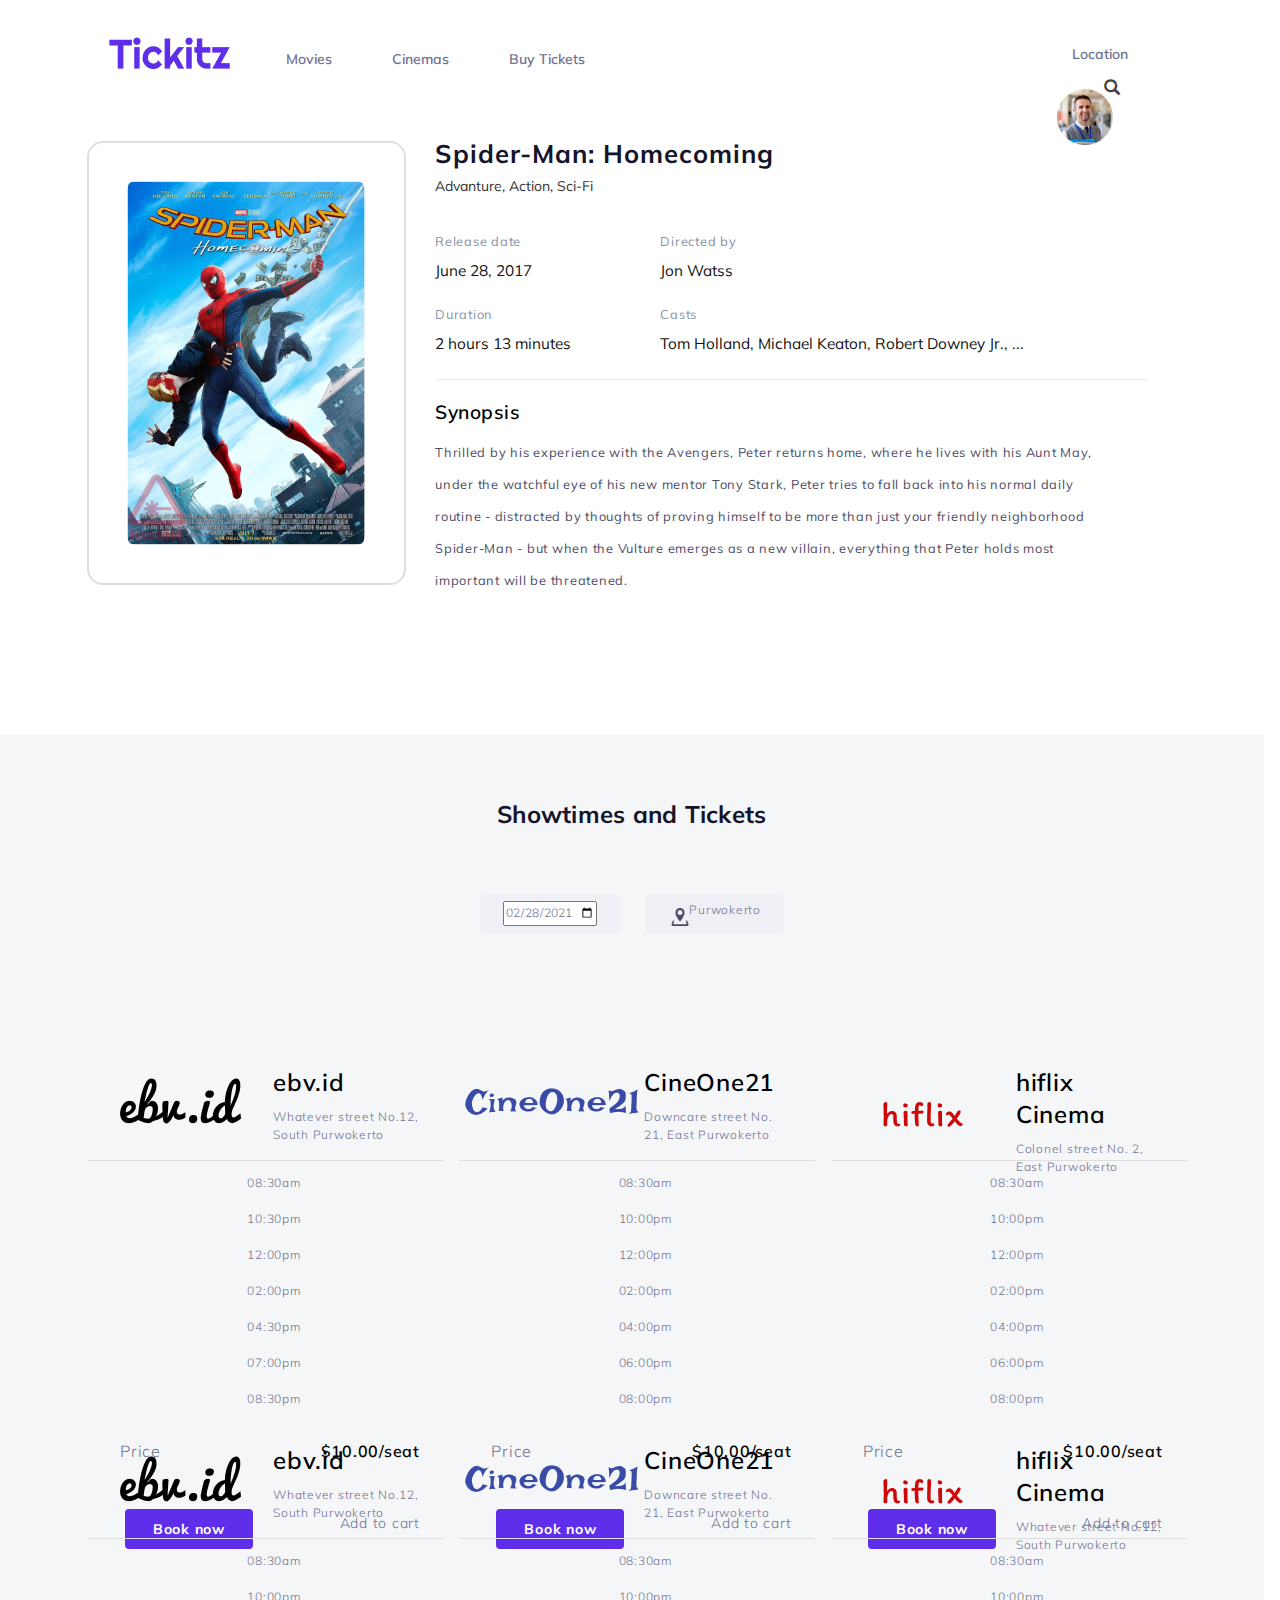
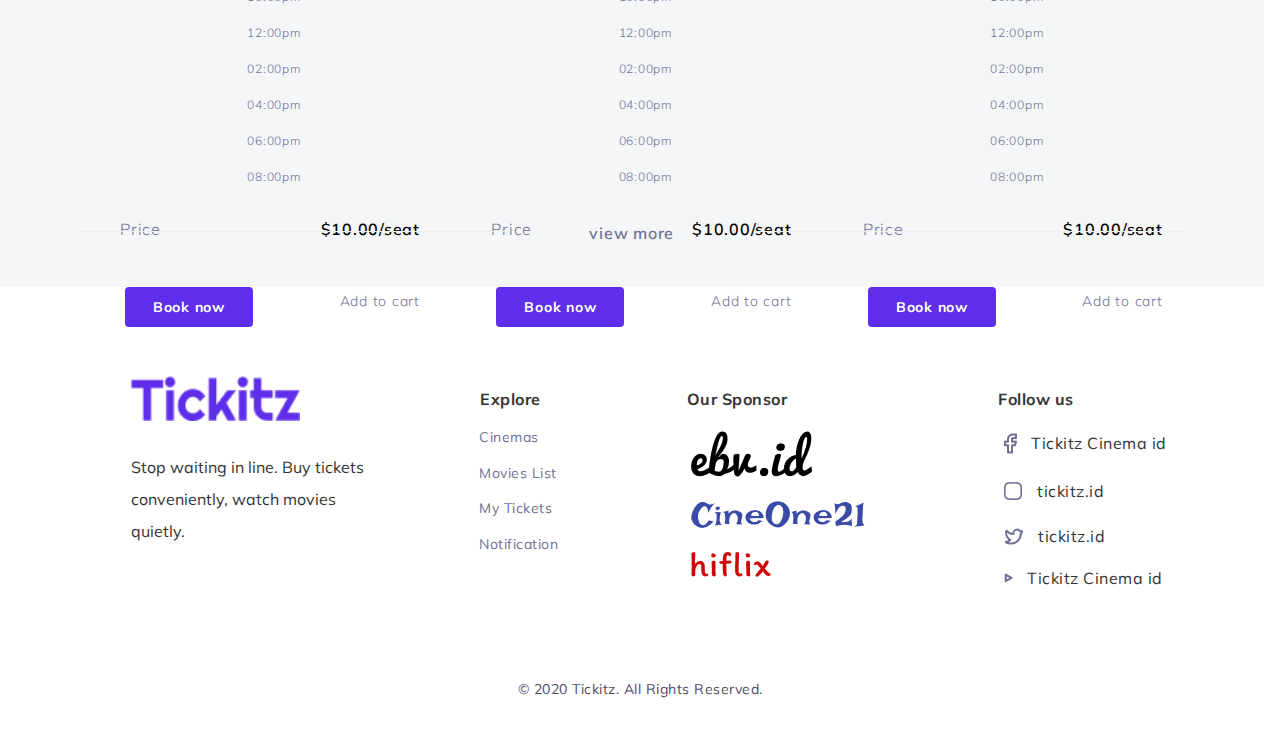
<file: MOVIE DETAIL/movie.html>
<!DOCTYPE html>
<html lang="en">
<head>
  <meta charset="UTF-8">
  <meta http-equiv="X-UA-Compatible" content="IE=edge">
  <meta name="viewport" content="width=device-width, initial-scale=1.0">
  <link href="https://cdn.jsdelivr.net/npm/bootstrap@5.0.0-beta2/dist/css/bootstrap.min.css" rel="stylesheet" integrity="sha384-BmbxuPwQa2lc/FVzBcNJ7UAyJxM6wuqIj61tLrc4wSX0szH/Ev+nYRRuWlolflfl" crossorigin="anonymous">
  <link rel="stylesheet" href="https://maxcdn.bootstrapcdn.com/bootstrap/3.3.6/css/bootstrap.min.css">
  <link rel="stylesheet" href="movie.css">

  <title>Document</title>
</head>
<body>
  <nav class="nav-container" >
      <div class="wrapper">
        <div class="logo">
          <a class=" " href="#"> <img src="./source/Logo.png" alt=""> </a>
          <div class="nav1">
            <ul class="">
              <li class="off">
                <input type="text" class="" style="margin-bottom: 30px; font-size: 25px;"  placeholder="Search...">
                
              </li>
              <li class="off">
                <li class="nav-item dropdown off">
                  <a class="nav-link dropdown-toggle off" href="#" id="navbarDropdown" role="button" data-bs-toggle="dropdown"
                    aria-expanded="false">
                    Location
                  </a>
                  <ul class="dropdown-menu off" aria-labelledby="navbarDropdown">
                    <li><a class="dropdown-item off" href="#">Action</a></li>
                    <li><a class="dropdown-item" href="#">Another action</a></li>
                    <li>
                      <hr class="dropdown-divider">
                    </li>
                    <li><a class="dropdown-item" href="#">Something else here</a></li>
                  </ul>
                </li>
              </li>
              <li>
                <a href="#" target="_blank" rel="noopener noreferrer">Movies</a>
              </li>
              <li>
                <a href="#" target="_blank" rel="noopener noreferrer">Cinemas</a>
              </li>
              </li>
              <li>
                <a href="#" target="_blank" rel="noopener noreferrer">Buy Tickets</a>
              </li>
              </li>
            </ul>
          </div>
        </div>
        <div class="nav">
          <li class="nav-item dropdown">
            <a class="nav-link dropdown-toggle" href="#" id="navbarDropdown" role="button" data-bs-toggle="dropdown"
              aria-expanded="false">
              Location
            </a>
            <ul class="dropdown-menu" aria-labelledby="navbarDropdown">
              <li><a class="dropdown-item" href="#">Action</a></li>
              <li><a class="dropdown-item" href="#">Another action</a></li>
              <li>
                <hr class="dropdown-divider">
              </li>
              <li><a class="dropdown-item" href="#">Something else here</a></li>
            </ul>
          </li>
          <i class="glyphicon glyphicon-search"><a href="#"></a></i>
          <div class="pict">
            <a href="#" target="_blank" rel="noopener noreferrer"><img src="./source/Ellipse 11.png" alt=""></a>
          </div>
        </div>
        <div class="burger">
          <input type="checkbox" class="off" />
          <span></span>
          <span></span>
          <span></span>
        </div>
      </div>
    </nav>
    <header>
      <div class="header-container"> <!--GRID HEAD WIDTH 594PX-->
        <div class="header-left" >
          <img src="./source/Rectangle 119.png" alt="">
        </div>
        <div class="header-right"> <!--GRID CONTENT-->
          <div class="top-container">
            <p class="title">Spider-Man: Homecoming</p>
            <p class="genre">Advanture, Action, Sci-Fi</p>
            <div class="top-header"> <!--GRID-->
              <div class="top-header-left">
                <div class="detil">
                  <p class="date">Release date</p>
                  <p class="duration">June 28, 2017</p>
                </div>
                <div class="detil">
                  <p class="date">Duration</p>
                  <p class="duration delete">2 hours 13 min<span>utes</span></p>
                </div>
              </div>
              <div class="top-header-right">
                <div class="detil" >
                  <p class="date">Directed by</p>
                  <p class="duration">Jon Watss</p>
                </div>
                <div class="detil">
                  <p class="date">Casts</p>
                  <p class="duration">Tom Holland, Michael Keaton, Robert Downey Jr., ...</p>
                </div>
              </div>
            </div>
          </div>
          <hr >
          <div class="bot-container">
            <p class="synopsis">Synopsis</p>
            <p>Thrilled by his experience with the Avengers, Peter returns home, where he lives with his Aunt May, under the watchful eye of his new mentor Tony Stark, Peter tries to fall back into his normal daily routine - distracted by thoughts of proving himself to be more than just your friendly neighborhood Spider-Man - but when the Vulture emerges as a new villain, everything that Peter holds most important will be threatened. </p>
          </div>
        </div>
      </div>
    </header>
    <main>
      <div class="main-container">
        <div class="main-title">
          <p>Showtimes and Tickets</p>
        </div>
        <div class="main-data-order">
          <div class="order-date dropdown">
            <div class="location ">
              <input class="dropdown-item dropdown-toggle flex-row-reverse" type="date" id="start" name="trip-start"
                    value="2021-02-28"
                    min="2021-01-01" max="2021-12-31" placeholder="">
             </div>
          </div>
          <div class=" order-date">
            <div class="location">
              <div class="item">
                <img src="./source/place.png" alt="">
              </div>
              <div class="dropdown">
                <a class="nav-link  " href="#" id="navbarDropdown" role="button" data-bs-toggle="dropdown"
                  aria-expanded="false">Purwokerto</a>
                  <ul class="dropdown-menu" aria-labelledby="navbarDropdown">
                    <li><a class="dropdown-item" href="#">Semarang</a></li>
                    <li><a class="dropdown-item" href="#">Surabaya</a></li>
                    <li><a class="dropdown-item" href="#">Cilacap</a></li>
                    <li><a class="dropdown-item" href="#">Jakarta</a></li>
                    <li>
                      <hr class="dropdown-divider">
                    </li>
                    <li><a class="dropdown-item" href="#">Something else here</a></li>
                  </ul>
              </div>
             </div>
          </div>
        </div>
        <div class="menu">
          <div class="card on" > <!--UNTUK KARTU-->
            <div class="card-head"><!--GRID--> <!--UNTUK  ISI KEPALA KARTU-->
              <img src="./source/ebu.png" alt="ebu.id">
              <div class="profile">
                <p class="instansi">ebv.id</p>
                <p>Whatever street No.12, South Purwokerto</p>
              </div>
            </div>
            <div class="time row"> <!--ROW-->
              <p class="col-3">08:30am</p>
              <p class="col-3">10:30pm</p>
              <p class="col-3">12:00pm</p>
              <p class="col-3">02:00pm</p>
              <p class="col-3">04:30pm</p>
              <p class="col-3">07:00pm</p>
              <p class="col-3">08:30pm</p>
            </div>
            <div class="price"> <!--GRID-->
              <p class="p1">Price</p>
              <p class="p2">$10.00/seat</p>
            </div>
            <div class="main-action">
              <div   class="btn">
                <a href="#"><p> Book now</p></a>
              </div>
               <div class="add">
                <a href="#"  ><p> Add to cart</p></a>
              </div>
            </div>
          </div>
          <div class="card on" > <!--UNTUK KARTU-->
            <div class="card-head"><!--GRID--> <!--UNTUK  ISI KEPALA KARTU-->
              <img src="./source/Cine.png" alt="ebu.id">
              <div class="profile">
                <p class="instansi">CineOne21</p>
                <p>Downcare street  No. 21,
                  East Purwokerto</p>
              </div>
            </div>
            <div class="time row"> <!--ROW-->
              <p class="col-3">08:30am</p>
              <p class="col-3">10:00pm</p>
              <p class="col-3">12:00pm</p>
              <p class="col-3">02:00pm</p>
              <p class="col-3">04:00pm</p>
              <p class="col-3">06:00pm</p>
              <p class="col-3">08:00pm</p>
            </div>
            <div class="price"> <!--GRID-->
              <p class="p1">Price</p>
              <p class="p2">$10.00/seat</p>
            </div>
            <div class="main-action">
              <div   class="btn">
                <a href="#"><p> Book now</p></a>
              </div>
               <div class="add">
                <a href="#"  ><p> Add to cart</p></a>
              </div>
            </div>
          </div>
          <div class="card off" > <!--UNTUK KARTU-->
            <div class="card-head"><!--GRID--> <!--UNTUK  ISI KEPALA KARTU-->
              <img src="./source/hiflix.png" alt="ebu.id">
              <div class="profile">
                <p class="instansi">hiflix Cinema</p>
                <p>Colonel street No. 2, East Purwokerto</p>
              </div>
            </div>
            <div class="time row"> <!--ROW-->
              <p class="col-3">08:30am</p>
              <p class="col-3">10:00pm</p>
              <p class="col-3">12:00pm</p>
              <p class="col-3">02:00pm</p>
              <p class="col-3">04:00pm</p>
              <p class="col-3">06:00pm</p>
              <p class="col-3">08:00pm</p>
            </div>
            <div class="price"> <!--GRID-->
              <p class="p1">Price</p>
              <p class="p2">$10.00/seat</p>
            </div>
            <div class="main-action">
              <div   class="btn">
                <a href="#"><p> Book now</p></a>
              </div>
               <div class="add">
                <a href="#"  ><p> Add to cart</p></a>
              </div>
            </div>
          </div>
          <div class="card off" > <!--UNTUK KARTU-->
            <div class="card-head"><!--GRID--> <!--UNTUK  ISI KEPALA KARTU-->
              <img src="./source/ebu.png" alt="ebu.id">
              <div class="profile">
                <p class="instansi">ebv.id</p>
                <p>Whatever street No.12, South Purwokerto</p>
              </div>
            </div>
            <div class="time row"> <!--ROW-->
              <p class="col-3">08:30am</p>
              <p class="col-3">10:00pm</p>
              <p class="col-3">12:00pm</p>
              <p class="col-3">02:00pm</p>
              <p class="col-3">04:00pm</p>
              <p class="col-3">06:00pm</p>
              <p class="col-3">08:00pm</p>
            </div>
            <div class="price"> <!--GRID-->
              <p class="p1">Price</p>
              <p class="p2">$10.00/seat</p>
            </div>
            <div class="main-action">
              <div   class="btn">
                <a href="#"><p> Book now</p></a>
              </div>
               <div class="add">
                <a href="#"  ><p> Add to cart</p></a>
              </div>
            </div>
          </div>
          <div class="card off" > <!--UNTUK KARTU-->
            <div class="card-head"><!--GRID--> <!--UNTUK  ISI KEPALA KARTU-->
              <img src="./source/Cine.png" alt="ebu.id">
              <div class="profile">
                <p class="instansi">CineOne21</p>
                <p>Downcare street No. 21, East Purwokerto</p>
              </div>
            </div>
            <div class="time row"> <!--ROW-->
              <p class="col-3">08:30am</p>
              <p class="col-3">10:00pm</p>
              <p class="col-3">12:00pm</p>
              <p class="col-3">02:00pm</p>
              <p class="col-3">04:00pm</p>
              <p class="col-3">06:00pm</p>
              <p class="col-3">08:00pm</p>
            </div>
            <div class="price"> <!--GRID-->
              <p class="p1">Price</p>
              <p class="p2">$10.00/seat</p>
            </div>
            <div class="main-action">
              <div   class="btn">
                <a href="#"><p> Book now</p></a>
              </div>
               <div class="add">
                <a href="#"  ><p> Add to cart</p></a>
              </div>
            </div>
          </div>
          <div class="card off" > <!--UNTUK KARTU-->
            <div class="card-head"><!--GRID--> <!--UNTUK  ISI KEPALA KARTU-->
              <img src="./source/hiflix.png" alt="ebu.id">
              <div class="profile">
                <p class="instansi">hiflix Cinema</p>
                <p>Whatever street No.12, South Purwokerto</p>
              </div>
            </div>
            <div class="time row"> <!--ROW-->
              <p class="col-3">08:30am</p>
              <p class="col-3">10:00pm</p>
              <p class="col-3">12:00pm</p>
              <p class="col-3">02:00pm</p>
              <p class="col-3">04:00pm</p>
              <p class="col-3">06:00pm</p>
              <p class="col-3">08:00pm</p>
            </div>
            <div class="price"> <!--GRID-->
              <p class="p1">Price</p>
              <p class="p2">$10.00/seat</p>
            </div>
            <div class="main-action">
              <div   class="btn">
                <a href="#"><p> Book now</p></a>
              </div>
               <div class="add">
                <a href="#"  ><p> Add to cart</p></a>
              </div>
            </div>
          </div>
        </div>
        <div class="line" >
          <hr><a href=""> view more</a><hr>
        </div>
      </div>
    </main>
    <footer>
      <div class="footer-container">
        <div class="footer-left">
          <img src="./source/Logo.png" alt="">
          <p>Stop waiting in line. Buy tickets <br>
            conveniently, watch movies quietly.</p>
        </div>
        <div class="footer-right">
          <div class="left-one sett"> 
              <div>
              <p class="foot-title">Explore</p>
            </div>
            <div class="foot-mobile">
              <li>
                <a href="" class="foot-right-item">Cinemas</a>
              </li>
              
              <li>
                <a href="" class="foot-right-item">Movies List</a>
              </li>
              <li>
                <a href="" class="foot-right-item">My Tickets</a>
              </li>
              <li>
                <a href="" class="foot-right-item">Notification</a>
              </li>
            </div>
          </div>
          <div class="left-two sett"> 
            <div>
              <p class="foot-title">Our Sponsor</p>
            </div>
            <div class="foot-mobile">
              <img src="./source/ebu.png" class="ebu" alt="ebu.id">
              <img src="./source/Cine.png" class="cine" alt="CineOne21">
              <img src="./source/hiflix.png" class="hif" alt="hiflix">
           </div> 
          </div>
          <div class="left-three sett">
            <div>
               <p class="foot-title">Follow us</p>
            </div>
            <div class="foot-mobile">
              <div class="foot-icon">
                <a href=""><img src="./source/fb.png" alt="Facebook">
                  </a> <p> Tickitz Cinema id </p>
              </div>
              <div class="foot-icon">
                <a href=""><img src="./source/ig luar.png" alt="Facebook">
                  </a> <p> tickitz.id </p>
              </div>
              <div class="foot-icon">
                <a href=""><img src="./source/twit.png" alt="Facebook">
                  </a> <p> tickitz.id </p>
              </div>
              <div class="foot-icon">
                <a href=""><img src="./source/ytluar.png" alt="Facebook">
                  </a> <p> Tickitz Cinema id </p>
              </div>
            </div>
          </div>
        </div>
      </div>
      <p class="copyright" style="margin-top: 47.4px; margin-bottom: 47.4px;" >© 2020 Tickitz. All Rights Reserved.</p>
    </footer>

    
    <script src="https://cdn.jsdelivr.net/npm/bootstrap@5.0.0-beta2/dist/js/bootstrap.bundle.min.js" integrity="sha384-b5kHyXgcpbZJO/tY9Ul7kGkf1S0CWuKcCD38l8YkeH8z8QjE0GmW1gYU5S9FOnJ0" crossorigin="anonymous">
      
    </script>
    <script>
      const burger = document.querySelector('.burger input');
      const nav = document.querySelector('.nav1 ul');

      burger.addEventListener('click', function() {
        nav.classList.toggle('slide');
      });
    </script>
</body>
</html>
</file>
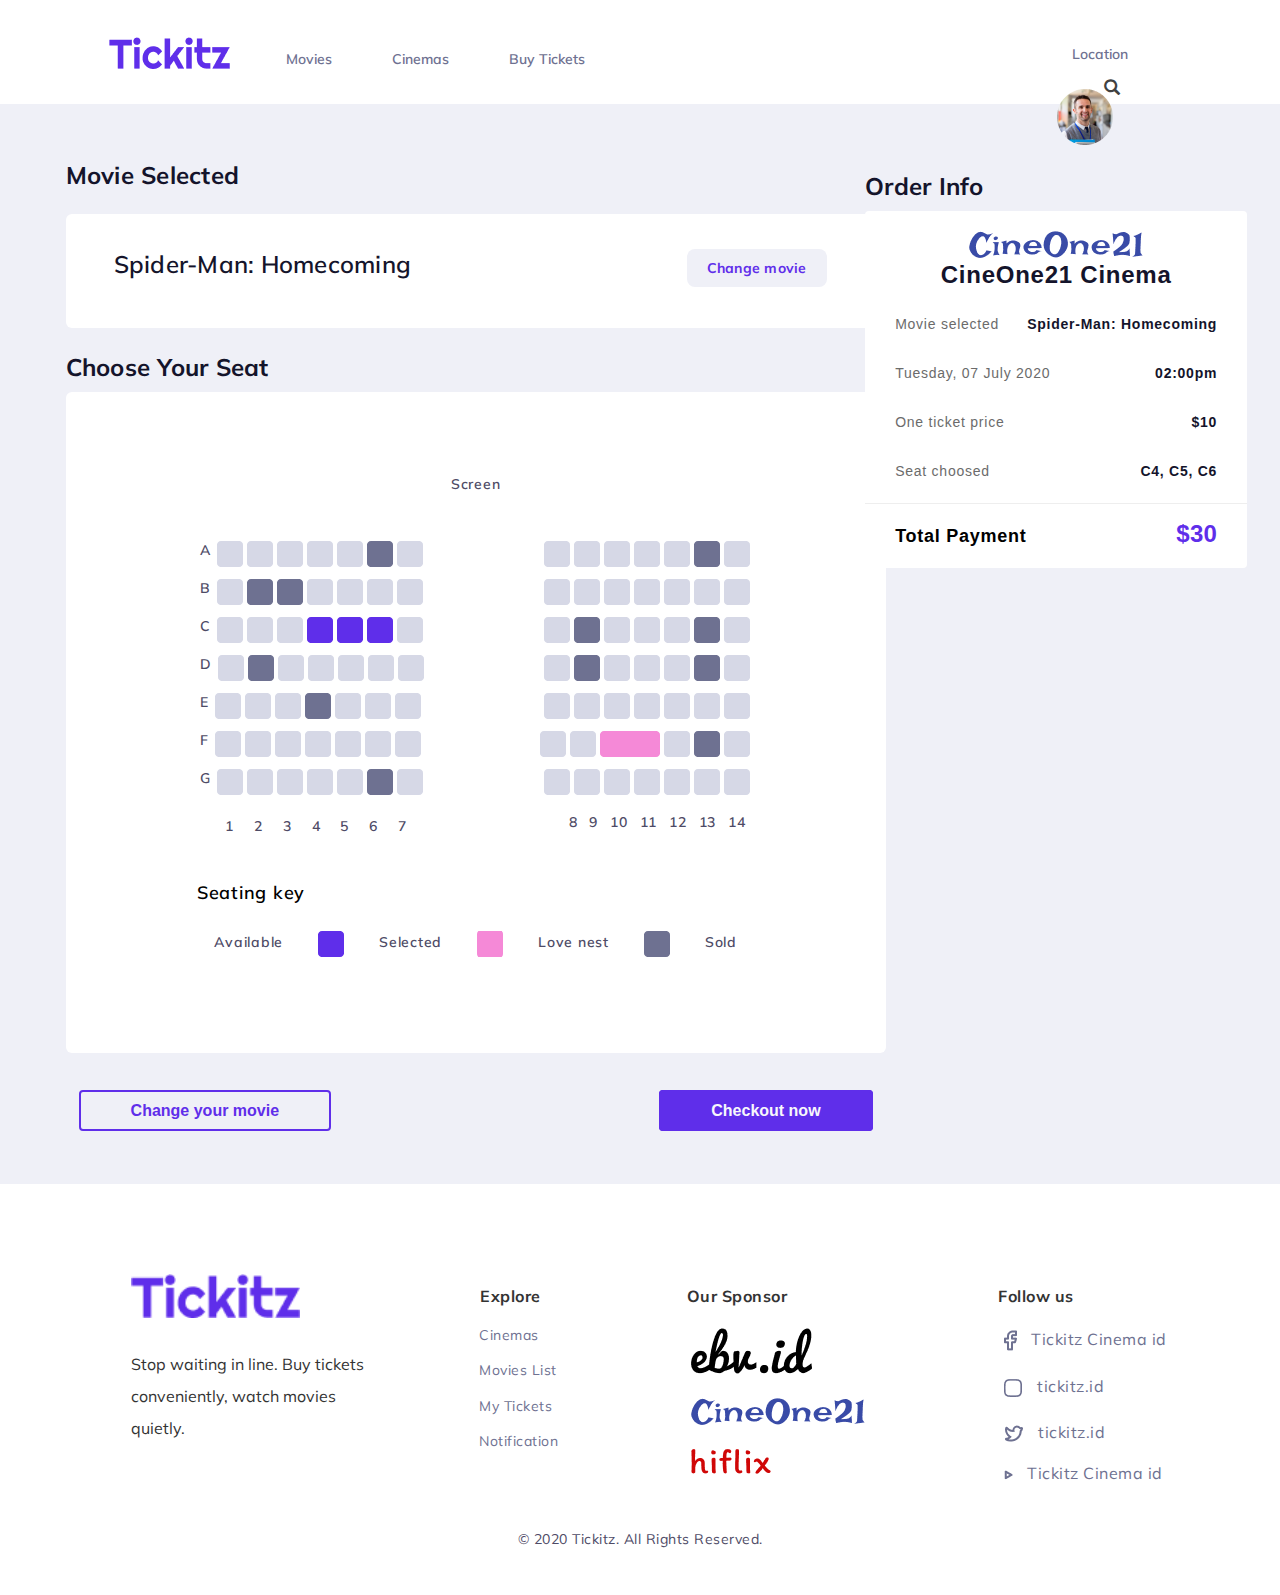
<file: ORDER PAGE/order.html>
<!DOCTYPE html>
<html lang="en">
<head>
    <meta charset="UTF-8">
    <meta http-equiv="X-UA-Compatible" content="IE=edge">
    <meta name="viewport" content="width=device-width, initial-scale=1.0">
    <link href="https://cdn.jsdelivr.net/npm/bootstrap@5.0.0-beta2/dist/css/bootstrap.min.css" rel="stylesheet" integrity="sha384-BmbxuPwQa2lc/FVzBcNJ7UAyJxM6wuqIj61tLrc4wSX0szH/Ev+nYRRuWlolflfl" crossorigin="anonymous">
    <link rel="stylesheet" href="https://maxcdn.bootstrapcdn.com/bootstrap/3.3.6/css/bootstrap.min.css">
    <link rel="stylesheet" href="order.css">
    <title>Document</title>
</head>
<body>
    <nav class="nav-container" >
        <div class="wrapper" >
          <div class="logo">
            <a class=" " href="#"> <img src="./source/Logo.png" alt=""> </a>
          <div class="nav1">
          <ul>
            <li>
              <a href="#" target="_blank" rel="noopener noreferrer">Movies</a>
            </li>
            <li>
              <a href="#" target="_blank" rel="noopener noreferrer">Cinemas</a>
            </li>
            </li>
            <li>
              <a href="#" target="_blank" rel="noopener noreferrer">Buy Tickets</a>
            </li>
            </li>
          </ul>
          </div>
        </div>
          <div class="nav" >
            <li class="nav-item dropdown">
              <a class="nav-link dropdown-toggle" href="#" id="navbarDropdown" role="button" data-bs-toggle="dropdown" aria-expanded="false">
                Location
              </a>
              <ul class="dropdown-menu" aria-labelledby="navbarDropdown">
                <li><a class="dropdown-item" href="#">Action</a></li>
                <li><a class="dropdown-item" href="#">Another action</a></li>
                <li><hr class="dropdown-divider"></li>
                <li><a class="dropdown-item" href="#">Something else here</a></li>
              </ul>
            </li>
            <i class="glyphicon glyphicon-search"><a href="#"></a></i>
            <div class="pict">
            <a href="#" target="_blank" rel="noopener noreferrer"><img src="./source/Ellipse 11.png" alt=""></a>
          </div>
          </div>
        </div>
      </nav> 
      <!--BATAS NAVIGASI-->
      <main>
        <!--FLEX-->
        <div class="main-container">
          <!--GRID-->
          <div class="main-left">
            <!--GRID-->
            <div class="left-head">
              <p>Movie Selected</p>
              <div class="choosen">
                <!--FLEX-->
                <p>Spider-Man: Homecoming</p>
                <p><a href="">Change movie</a></p>
              </div>
            </div>
            <div class="left-bot">
              <p class="lb1">Choose Your Seat</p>
              <div class="map">
                <!--FLEX KEBAWAH-->
                <p style=" text-align: center;">Screen</p>
                <div class="spot">
      
                  <!--FLEX ATAU GRID-->
                  <div class="spoting">
                    <div class="spot-left">
                      <p style="padding-right: 5px;">A</p>
                      <div class="icon-book">
                        <img src="./source/Rectangle 438.png" alt="">
                      </div>
                      <div class="icon-book">
                        <img src="./source/Rectangle 438.png" alt="">
                      </div>
                      <div class="icon-book">
                        <img src="./source/Rectangle 438.png" alt="">
                      </div>
                      <div class="icon-book">
                        <img src="./source/Rectangle 438.png" alt="">
                      </div>
                      <div class="icon-book">
                        <img src="./source/Rectangle 438.png" alt="">
                      </div>
                      <div class="icon-book">
                        <img src="./source/Rectangle 443.png" alt="">
                      </div>
                      <div class="icon-book">
                        <img src="./source/Rectangle 438.png" alt="">
                      </div>
                    </div>
                    <div class="spot-right">
                      <div class="icon-book">
                        <img src="./source/Rectangle 438.png" alt="">
                      </div>
                      <div class="icon-book">
                        <img src="./source/Rectangle 438.png" alt="">
                      </div>
                      <div class="icon-book">
                        <img src="./source/Rectangle 438.png" alt="">
                      </div>
                      <div class="icon-book">
                        <img src="./source/Rectangle 438.png" alt="">
                      </div>
                      <div class="icon-book">
                        <img src="./source/Rectangle 438.png" alt="">
                      </div>
                      <div class="icon-book">
                        <img src="./source/Rectangle 443.png" alt="">
                      </div>
                      <div class="icon-book">
                        <img src="./source/Rectangle 438.png" alt="">
                      </div>
                    </div>
                  </div>
                  <!--FLEX ATAU GRID-->
                  <div class="spoting">
                    <div class="spot-left">
                      <p style="padding-right: 5px;">B</p>
                      <div class="icon-book">
                        <img src="./source/Rectangle 438.png" alt="">
                      </div>
                      <div class="icon-book">
                        <img src="./source/Rectangle 443.png" alt="">
                      </div>
                      <div class="icon-book">
                        <img src="./source/Rectangle 443.png" alt="">
                      </div>
                      <div class="icon-book">
                        <img src="./source/Rectangle 438.png" alt="">
                      </div>
                      <div class="icon-book">
                        <img src="./source/Rectangle 438.png" alt="">
                      </div>
                      <div class="icon-book">
                        <img src="./source/Rectangle 438.png" alt="">
                      </div>
                      <div class="icon-book">
                        <img src="./source/Rectangle 438.png" alt="">
                      </div>
                    </div>
                    <div class="spot-right">
                      <div class="icon-book">
                        <img src="./source/Rectangle 438.png" alt="">
                      </div>
                      <div class="icon-book">
                        <img src="./source/Rectangle 438.png" alt="">
                      </div>
                      <div class="icon-book">
                        <img src="./source/Rectangle 438.png" alt="">
                      </div>
                      <div class="icon-book">
                        <img src="./source/Rectangle 438.png" alt="">
                      </div>
                      <div class="icon-book">
                        <img src="./source/Rectangle 438.png" alt="">
                      </div>
                      <div class="icon-book">
                        <img src="./source/Rectangle 438.png" alt="">
                      </div>
                      <div class="icon-book">
                        <img src="./source/Rectangle 438.png" alt="">
                      </div>
                    </div>
                  </div>
                  <!--FLEX ATAU GRID-->
                  <div class="spoting">
                    <div class="spot-left">
                      <p style="padding-right: 5px;">C</p>
                      <div class="icon-book">
                        <img src="./source/Rectangle 438.png" alt="">
                      </div>
                      <div class="icon-book">
                        <img src="./source/Rectangle 438.png" alt="">
                      </div>
                      <div class="icon-book">
                        <img src="./source/Rectangle 438.png" alt="">
                      </div>
                      <div class="icon-book">
                        <img src="./source/Rectangle 469.png" alt="">
                      </div>
                      <div class="icon-book">
                        <img src="./source/Rectangle 469.png" alt="">
                      </div>
                      <div class="icon-book">
                        <img src="./source/Rectangle 469.png" alt="">
                      </div>
                      <div class="icon-book">
                        <img src="./source/Rectangle 438.png" alt="">
                      </div>
                    </div>
                    <div class="spot-right">
                      <div class="icon-book">
                        <img src="./source/Rectangle 438.png" alt="">
                      </div>
                      <div class="icon-book">
                        <img src="./source/Rectangle 443.png" alt="">
                      </div>
                      <div class="icon-book">
                        <img src="./source/Rectangle 438.png" alt="">
                      </div>
                      <div class="icon-book">
                        <img src="./source/Rectangle 438.png" alt="">
                      </div>
                      <div class="icon-book">
                        <img src="./source/Rectangle 438.png" alt="">
                      </div>
                      <div class="icon-book">
                        <img src="./source/Rectangle 443.png" alt="">
                      </div>
                      <div class="icon-book">
                        <img src="./source/Rectangle 438.png" alt="">
                      </div>
                    </div>
                  </div>
                  <!--FLEX ATAU GRID-->
                  <div class="spoting">
                    <div class="spot-left">
                      <p style="padding-right: 5px;">D</p>
                      <div class="icon-book">
                        <img src="./source/Rectangle 438.png" alt="">
                      </div>
                      <div class="icon-book">
                        <img src="./source/Rectangle 443.png" alt="">
                      </div>
                      <div class="icon-book">
                        <img src="./source/Rectangle 438.png" alt="">
                      </div>
                      <div class="icon-book">
                        <img src="./source/Rectangle 438.png" alt="">
                      </div>
                      <div class="icon-book">
                        <img src="./source/Rectangle 438.png" alt="">
                      </div>
                      <div class="icon-book">
                        <img src="./source/Rectangle 438.png" alt="">
                      </div>
                      <div class="icon-book">
                        <img src="./source/Rectangle 438.png" alt="">
                      </div>
                    </div>
                    <div class="spot-right">
                      <div class="icon-book">
                        <img src="./source/Rectangle 438.png" alt="">
                      </div>
                      <div class="icon-book">
                        <img src="./source/Rectangle 443.png" alt="">
                      </div>
                      <div class="icon-book">
                        <img src="./source/Rectangle 438.png" alt="">
                      </div>
                      <div class="icon-book">
                        <img src="./source/Rectangle 438.png" alt="">
                      </div>
                      <div class="icon-book">
                        <img src="./source/Rectangle 438.png" alt="">
                      </div>
                      <div class="icon-book">
                        <img src="./source/Rectangle 443.png" alt="">
                      </div>
                      <div class="icon-book">
                        <img src="./source/Rectangle 438.png" alt="">
                      </div>
                    </div>
                  </div>
                  <!--FLEX ATAU GRID-->
                  <div class="spoting">
                    <div class="spot-left">
                      <p style="padding-right: 5px;">E</p>
                      <div class="icon-book">
                        <img src="./source/Rectangle 438.png" alt="">
                      </div>
                      <div class="icon-book">
                        <img src="./source/Rectangle 438.png" alt="">
                      </div>
                      <div class="icon-book">
                        <img src="./source/Rectangle 438.png" alt="">
                      </div>
                      <div class="icon-book">
                        <img src="./source/Rectangle 443.png" alt="">
                      </div>
                      <div class="icon-book">
                        <img src="./source/Rectangle 438.png" alt="">
                      </div>
                      <div class="icon-book">
                        <img src="./source/Rectangle 438.png" alt="">
                      </div>
                      <div class="icon-book">
                        <img src="./source/Rectangle 438.png" alt="">
                      </div>
                    </div>
                    <div class="spot-right">
                      <div class="icon-book">
                        <img src="./source/Rectangle 438.png" alt="">
                      </div>
                      <div class="icon-book">
                        <img src="./source/Rectangle 438.png" alt="">
                      </div>
                      <div class="icon-book">
                        <img src="./source/Rectangle 438.png" alt="">
                      </div>
                      <div class="icon-book">
                        <img src="./source/Rectangle 438.png" alt="">
                      </div>
                      <div class="icon-book">
                        <img src="./source/Rectangle 438.png" alt="">
                      </div>
                      <div class="icon-book">
                        <img src="./source/Rectangle 438.png" alt="">
                      </div>
                      <div class="icon-book">
                        <img src="./source/Rectangle 438.png" alt="">
                      </div>
                    </div>
                  </div>
                  <!--FLEX ATAU GRID-->
                  <div class="spoting">
                    <div class="spot-left">
                      <p style="padding-right: 5px;">F</p>
                      <div class="icon-book">
                        <img src="./source/Rectangle 438.png" alt="">
                      </div>
                      <div class="icon-book">
                        <img src="./source/Rectangle 438.png" alt="">
                      </div>
                      <div class="icon-book">
                        <img src="./source/Rectangle 438.png" alt="">
                      </div>
                      <div class="icon-book">
                        <img src="./source/Rectangle 438.png" alt="">
                      </div>
                      <div class="icon-book">
                        <img src="./source/Rectangle 438.png" alt="">
                      </div>
                      <div class="icon-book">
                        <img src="./source/Rectangle 438.png" alt="">
                      </div>
                      <div class="icon-book">
                        <img src="./source/Rectangle 438.png" alt="">
                      </div>
                    </div>
                    <div class="spot-right">
                      <div class="icon-book">
                        <img src="./source/Rectangle 438.png" alt="">
                      </div>
                      <div class="icon-book">
                        <img src="./source/Rectangle 438.png" alt="">
                      </div>
                      <div class="icon-book">
                        <img src="./source/Rectangle 518.png" alt="">
                      </div>
                      <div class="icon-book">
                        <img src="./source/Rectangle 438.png" alt="">
                      </div>
                      <div class="icon-book">
                        <img src="./source/Rectangle 443.png" alt="">
                      </div>
                      <div class="icon-book">
                        <img src="./source/Rectangle 438.png" alt="">
                      </div>
                    </div>
                  </div>
                  <!--FLEX ATAU GRID-->
                  <div class="spoting">
                    <div class="spot-left">
                      <p style="padding-right: 5px;">G</p>
                      <div class="icon-book">
                        <img src="./source/Rectangle 438.png" alt="">
                      </div>
                      <div class="icon-book">
                        <img src="./source/Rectangle 438.png" alt="">
                      </div>
                      <div class="icon-book">
                        <img src="./source/Rectangle 438.png" alt="">
                      </div>
                      <div class="icon-book">
                        <img src="./source/Rectangle 438.png" alt="">
                      </div>
                      <div class="icon-book">
                        <img src="./source/Rectangle 438.png" alt="">
                      </div>
                      <div class="icon-book">
                        <img src="./source/Rectangle 443.png" alt="">
                      </div>
                      <div class="icon-book">
                        <img src="./source/Rectangle 438.png" alt="">
                      </div>
                    </div>
                    <div class="spot-right">
                      <div class="icon-book">
                        <img src="./source/Rectangle 438.png" alt="">
                      </div>
                      <div class="icon-book">
                        <img src="./source/Rectangle 438.png" alt="">
                      </div>
                      <div class="icon-book">
                        <img src="./source/Rectangle 438.png" alt="">
                      </div>
                      <div class="icon-book">
                        <img src="./source/Rectangle 438.png" alt="">
                      </div>
                      <div class="icon-book">
                        <img src="./source/Rectangle 438.png" alt="">
                      </div>
                      <div class="icon-book">
                        <img src="./source/Rectangle 438.png" alt="">
                      </div>
                      <div class="icon-book">
                        <img src="./source/Rectangle 438.png" alt="">
                      </div>
                    </div>
                  </div>
                  <!--FLEX ATAU GRID-->
                  <div class="spoting">
                    <div class="spot-left">
                      <p style="padding-right: 5px; color: white;">A</p>
                      <div class="icon-book">
                        <p style="border:8.5px solid white;" p>1</p>
                      </div>
                      <div class="icon-book">
                        <p style="border:8.5px solid white;" p>2</p>
                      </div>
                      <div class="icon-book">
                        <p style="border:8.5px solid white;" p>3</p>
                      </div>
                      <div class="icon-book">
                        <p style="border:8.5px solid white;" p>4</p>
                      </div>
                      <div class="icon-book">
                        <p style="border:8.5px solid white;" p>5</p>
                      </div>
                      <div class="icon-book">
                        <p style="border:8.5px solid white;" p>6</p>
                      </div>
                      <div class="icon-book">
                        <p style="border:8.5px solid white;" p>7</p>
                      </div>
                    </div>
                    <div class="spot-right">
                      <div class="icon-book">
                        <p style="border:4.5px solid white;">8</p>
                      </div>
                      <div class="icon-book">
                        <p style="border:4.5px solid white;">9</p>
                      </div>
                      <div class="icon-book">
                        <p style="border:4.5px solid white;">10</p>
                      </div>
                      <div class="icon-book">
                        <p style="border:4.5px solid white;">11</p>
                      </div>
                      <div class="icon-book">
                        <p style="border:4.5px solid white;">12</p>
                      </div>
                      <div class="icon-book">
                        <p style="border:4.5px solid white;">13</p>
                      </div>
                      <div class="icon-book">
                        <p style="border:4.5px solid white;">14</p>
                      </div>
                    </div>
                  </div>
                  <!--BATAS SPOTING-->
                </div>
                <div class="map-bot">
                  <p>Seating key</p>
                  <div class="key">
                    <!--FLEX-->
                    <p>Available</p>
                    <div>
                      <img src="./source/Rectangle 469.png" alt="">
                    </div>
                    <p>Selected</p>
                    <div>
                      <img src="./source/Rectangle 518.png" alt="" style="width: 26px; height: 26px;">
                    </div>
                    <p>Love nest</p>
                    <div>
                      <img src="./source/Rectangle 443.png" alt="">
                    </div>
                    <p>Sold</p>
                  </div>
                </div>
              </div>
      
              <div class="btn">
                <!--FLEX-->
                <p><a href="" class="change">Change your movie</a></p>
                <p><a href="" class="checkout">Checkout now</a></p>
              </div>
            </div>
          </div>
          <div class="main-right">
            <p class="lb1">Order Info</p>
            <div class="order-info">
              <div style="padding-top: 20px;">
                <img src="./source/Cine.png" alt="">
                <p class="cinema">CineOne21 Cinema</p>
            </div>
              <div class="detil">
                <p class="d1">Movie selected</p>
                <p class="d2">Spider-Man: Homecoming</p>
              </div>
              <div class="detil">
                <!--FLEX-->
                <p class="d1">Tuesday, 07 July 2020</p>
                <p class="d2">02:00pm</p>
              </div>
              <div class="detil">
                <!--FLEX-->
                <p class="d1">One ticket price</p>
                <p class="d2">$10</p>
              </div>
              <div class="detil">
                <!--FLEX-->
                <p class="d1">Seat choosed</p>
                <p class="d2">C4, C5, C6</p>
              </div>
              <hr>
              <div class="pay">
                <!--FLEX-->
                <p class="p1">Total Payment</p>
                <p class="p2">$30</p>
              </div>
            </div>
          </div>
        </div>
      </main>






      <footer>
        <div class="footer-container">
          <div class="footer-left">
            <img src="./source/Logo.png" alt="">
            <p>Stop waiting in line. Buy tickets <br>
              conveniently, watch movies quietly.</p>
          </div>
          <div class="footer-right">
            <div class="left-one sett"> 
              <p class="foot-title">Explore</p>
              <li>
                <a href="" class="foot-right-item">Cinemas</a>
              </li>
              
              <li>
                <a href="" class="foot-right-item">Movies List</a>
              </li>
              <li>
                <a href="" class="foot-right-item">My Tickets</a>
              </li>
              <li>
                <a href="" class="foot-right-item">Notification</a>
              </li>
            
            </div>
            <div class="left-two sett"> 
              <p class="foot-title">Our Sponsor</p>
              <img src="./source/ebu.png" alt="ebu.id">
              <img src="./source/Cine.png" alt="CineOne21">
              <img src="./source/hiflix.png" alt="hiflix">
            </div>
            <div class="left-three sett">
              <p class="foot-title">Follow us</p>
              <a href=""><img src="./source/fb.png" alt="Facebook">Tickitz Cinema id</a> <br>
              <a href=""><img src="./source/ig luar.png" alt="Facebook">tickitz.id</a> <br>
              <a href=""><img src="./source/twit.png" alt="Facebook">tickitz.id</a><br>
              <a href=""><img src="./source/ytluar.png" alt="Facebook">Tickitz Cinema id</a>
            </div>
          </div>
        </div>
        <p class="copyright" style="margin-bottom: 47.4px;">© 2020 Tickitz. All Rights Reserved.</p>
      </footer>
    <script src="https://cdn.jsdelivr.net/npm/bootstrap@5.0.0-beta2/dist/js/bootstrap.bundle.min.js" integrity="sha384-b5kHyXgcpbZJO/tY9Ul7kGkf1S0CWuKcCD38l8YkeH8z8QjE0GmW1gYU5S9FOnJ0" crossorigin="anonymous"></script>
</body>
</html>
</file>
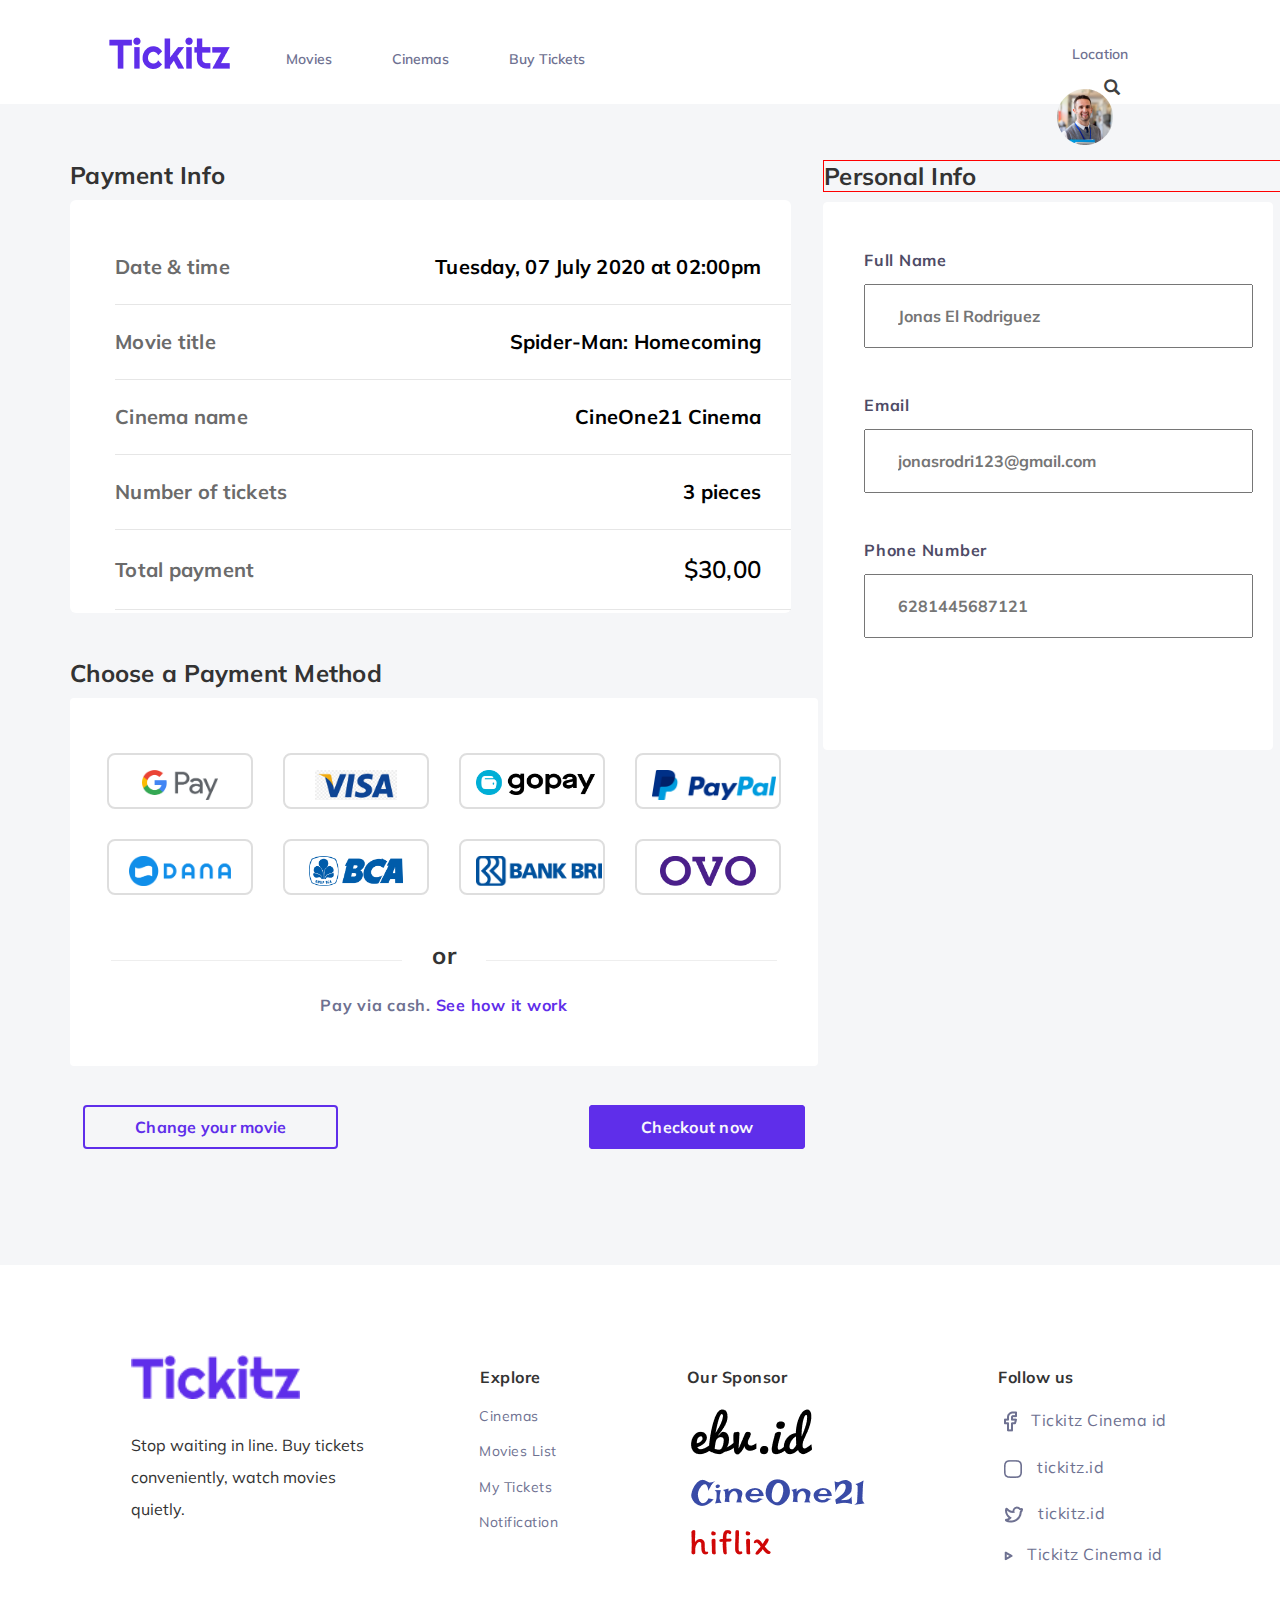
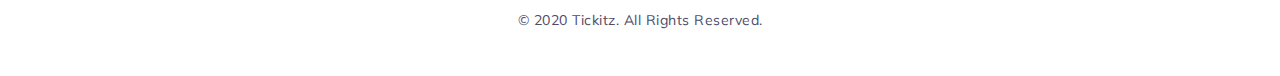
<file: PAYMENT PAGE/payment.html>
<!DOCTYPE html>
<html lang="en">
<head>
    <meta charset="UTF-8">
    <meta http-equiv="X-UA-Compatible" content="IE=edge">
    <meta name="viewport" content="width=device-width, initial-scale=1.0">
    <link href="https://cdn.jsdelivr.net/npm/bootstrap@5.0.0-beta2/dist/css/bootstrap.min.css" rel="stylesheet" integrity="sha384-BmbxuPwQa2lc/FVzBcNJ7UAyJxM6wuqIj61tLrc4wSX0szH/Ev+nYRRuWlolflfl" crossorigin="anonymous">
    <link rel="stylesheet" href="https://maxcdn.bootstrapcdn.com/bootstrap/3.3.6/css/bootstrap.min.css">
    <link rel="stylesheet" href="payment.css">
    <title>Document</title>
</head>
<body>
    <nav class="nav-container" >
        <div class="wrapper" >
          <div class="logo">
            <a class=" " href="#"> <img src="./source/Logo.png" alt=""> </a>
          <div class="nav1">
          <ul>
            <li>
              <a href="#" target="_blank" rel="noopener noreferrer">Movies</a>
            </li>
            <li>
              <a href="#" target="_blank" rel="noopener noreferrer">Cinemas</a>
            </li>
            </li>
            <li>
              <a href="#" target="_blank" rel="noopener noreferrer">Buy Tickets</a>
            </li>
            </li>
          </ul>
          </div>
        </div>
          <div class="nav" >
            <li class="nav-item dropdown">
              <a class="nav-link dropdown-toggle" href="#" id="navbarDropdown" role="button" data-bs-toggle="dropdown" aria-expanded="false">
                Location
              </a>
              <ul class="dropdown-menu" aria-labelledby="navbarDropdown">
                <li><a class="dropdown-item" href="#">Action</a></li>
                <li><a class="dropdown-item" href="#">Another action</a></li>
                <li><hr class="dropdown-divider"></li>
                <li><a class="dropdown-item" href="#">Something else here</a></li>
              </ul>
            </li>
            <i class="glyphicon glyphicon-search"><a href="#"></a></i>
            <div class="pict">
            <a href="#" target="_blank" rel="noopener noreferrer"><img src="./source/Ellipse 11.png" alt=""></a>
          </div>
          </div>
        </div>
      </nav> 
      <!--BATAS NAVIGASI-->
    <main>
      <div class="container">
        <div class="flex">
          <div class="left">
            <p class="title">Payment Info</p>
            <div class="left-content">
              <div class="date">
                <div class="detil">
                  <p class="exp1">Date & time</p>
                  <p class="exp2">Tuesday, 07 July 2020 at 02:00pm</p>
                </div>
                <div class="detil">
                  <p class="exp1">Movie title</p>
                  <p class="exp2">Spider-Man: Homecoming</p>
                </div>
                <div class="detil">
                  <p class="exp1">Cinema name</p>
                  <p class="exp2">CineOne21 Cinema</p>
                </div>
                <div class="detil">
                  <p class="exp1">Number of tickets</p>
                  <p class="exp2">3 pieces</p>
                </div>
                <div class="detil">
                  <p class="exp1">Total payment</p>
                  <p class="exp2 total">$30,00</p>
                </div>
              </div>
              <div>
                <p class="title">Choose a Payment Method</p>
                <div class="display">
                  <div class="opt-wrapper">
                    <div class="pay-option">
                      <div class="opt">
                        <a href=""><img src="./source/GPay.png" alt="">
                        </a>
                      </div>
                      <div class="opt">
                        <a href=""><img src="./source/visa.png" alt="">
                        </a>
                      </div>
                      <div class="opt">
                        <a href=""><img src="./source/gopay.png" alt="" style="height: 25px;">
                        </a>
                      </div>
                      <div class="opt">
                        <a href=""><img src="./source/paypal.png" alt="">
                        </a>
                      </div>
                    </div>
                    <div class="pay-option">
                      <div class="opt">
                        <a href=""><img src="./source/Dana_logo.png" alt="">
                        </a>
                      </div>
                      <div class="opt">
                        <a href=""><img src="./source/bca.png" alt="">
                        </a>
                      </div>
                      <div class="opt">
                        <a href=""><img src="./source/bri.png" alt="">
                        </a>
                      </div>
                      <div class="opt">
                        <a href=""><img src="./source/ovo.png" alt="">
                        </a>
                      </div>
                    </div>
                    <div class="line">
                      <p>
                        <hr style="width: 40%;">or
                        <hr style="width: 40%;">
                      </p>
                    </div>
                    <div class="cash">
                      <p>Pay via cash. <a href="">See how it work</a></p>
                    </div>
                  </div>
                  <div class="btn">
                    <!--FLEX-->
                    <p><a href="" class="change">Change your movie</a></p>
                    <p><a href="" class="checkout">Checkout now</a></p>
                  </div>
                </div>
              </div>
            </div>
          </div>
          <div class="right">
            <p class="title" class="ttlr" style="border: 1px solid red;">Personal Info</p>
            <div>
              <div class="right-content">
                <div class="box">
                  <div class="content">
                    <form action="">
                      <div class="form">
                        <p>Full Name</p>
                        <input type="text" placeholder="Jonas El Rodriguez">
                      </div>
                      <div class="form">
                        <p>Email</p>
                        <input type="email" placeholder="jonasrodri123@gmail.com">
                      </div>
                      <div class="form">
                        <p>Phone Number</p>
                        <input type="tel" placeholder="6281445687121">
                      </div>
                      </div>
                    </form>
                    <div>
                    </div>
                  </div>
                </div>
              </div>
            </div>
          </div>
        </div>
      </div>
    </main>






      <footer>
        <div class="footer-container">
          <div class="footer-left">
            <img src="./source/Logo.png" alt="">
            <p>Stop waiting in line. Buy tickets <br>
              conveniently, watch movies quietly.</p>
          </div>
          <div class="footer-right">
            <div class="left-one sett"> 
              <p class="foot-title">Explore</p>
              <li>
                <a href="" class="foot-right-item">Cinemas</a>
              </li>
              
              <li>
                <a href="" class="foot-right-item">Movies List</a>
              </li>
              <li>
                <a href="" class="foot-right-item">My Tickets</a>
              </li>
              <li>
                <a href="" class="foot-right-item">Notification</a>
              </li>
            
            </div>
            <div class="left-two sett"> 
              <p class="foot-title">Our Sponsor</p>
              <img src="./source/ebu.png" alt="ebu.id">
              <img src="./source/Cine.png" alt="CineOne21">
              <img src="./source/hiflix.png" alt="hiflix">
            </div>
            <div class="left-three sett">
              <p class="foot-title">Follow us</p>
              <a href=""><img src="./source/fb.png" alt="Facebook">Tickitz Cinema id</a> <br>
              <a href=""><img src="./source/ig luar.png" alt="Facebook">tickitz.id</a> <br>
              <a href=""><img src="./source/twit.png" alt="Facebook">tickitz.id</a><br>
              <a href=""><img src="./source/ytluar.png" alt="Facebook">Tickitz Cinema id</a>
            </div>
          </div>
        </div>
        <p class="copyright" style="margin-bottom: 47.4px;">© 2020 Tickitz. All Rights Reserved.</p>
      </footer>
    <script src="https://cdn.jsdelivr.net/npm/bootstrap@5.0.0-beta2/dist/js/bootstrap.bundle.min.js" integrity="sha384-b5kHyXgcpbZJO/tY9Ul7kGkf1S0CWuKcCD38l8YkeH8z8QjE0GmW1gYU5S9FOnJ0" crossorigin="anonymous"></script>
</body>
</html>
</file>
<file: home.css>
@import url('https://fonts.googleapis.com/css2?family=Inter:wght@400;500;600&family=Mulish:wght@400;500;600;700&display=swap');


* {
    margin: 0;
    padding: 0;
}



.nav-container {
    font-family: 'Mulish', sans-serif;
    width: 100%;
    height: 104px;
    font-weight: 600;
    font-size: 16px;
    color: #414141;
}


.wrapper{
    margin-top: 36.57px ;
    margin-left: auto;
    margin-right: auto;
    display: flex;
    justify-content: space-between;
    width: 83%;
}

.logo{
    display: flex;
}

.nav1 ul{
    display: inline-block;
    text-decoration: none;
    margin-top: 10px;
}

.nav1 ul li{
    display: inline-block;
    padding-left: 56px;
}

.nav1 ul li a {
    color:#414141;
}

.nav{
    display: inline-block;
}

.nav>li>a {
    padding-top: 7px !important;
    padding-bottom: 5px !important;
    color:#414141;
}

.nav i{
    padding-top: 10px;
    padding-left: 46.81px;
    padding-right: 51.29px;
}

.btn a{
    padding: 15px 60px;
    background-color: #5F2EEA;
    margin-right: 0;
    border-radius: 4px;
    font-family: 'Mulish' ,sans-serif;
    font-weight: 700;
    color:  #F7F7FC !important;
}

.head-container{
  display: grid;
  grid-template-columns: auto auto;
  height: 609px;
  
}



.head-left p{
    text-align: center;
    margin-top: 200px;
    padding-right: 0;
    padding-left: 0;
    font-family: 'Mulish',sans-serif;
    font-size: 24px;
    font-weight: 400;
    line-height: 30.12px;
    color: #A0A3BD;
}


.head-left p span{
    font-weight: 700;
    font-size: 56px;
    line-height: 70.28px;
    color: #5F2EEA;
}

.head-right{
    margin-left: 15%;
    margin-right: auto;
}


.head-right a{
    margin-left: auto;
}

.head-right a img{
    width:  25%;
    max-width: 352.6px;
    margin-left: 24px;
    margin-top: 116px;
    box-shadow: 10px 10px 30px rgba(0,0,0,0.8);
    border-radius: 4px;
}

.img2{
    position: relative;
    
    bottom: 36px;
}

.img3{
    position: relative;
    bottom: 68px;
}

.main-container {
    font-family: 'Mulish',sans-serif;
    display: grid;
    grid-template-rows: 150px auto;
    height: 578px;
    background-color: #F5F6F8;
    
}

.main-left{
    display: grid;
    grid-template-columns: auto auto;
    padding-bottom: 0;
    margin-bottom: 0;
    margin-top: 72px;
    
}

.left{
    
    margin-left: 130px;
    font-size: 24px;
    font-weight: bold;
}
.right{
    margin-left: auto;
    padding-right: 130px;
    margin-bottom: 0;
    padding-bottom: 0;
}

.left a{
    color: #5F2EEA;
}

.right a{
    font-weight: bold;
    font-size: 16px;
    line-height: 20px;
    letter-spacing: 0.15px;
    color: #5F2EEA !important;
}

.main-right{
    display: flex;
    justify-content: center;
}

.main-right a{
    height: 308px;
    padding: 32px;
    margin: 12px;
    background: rgba(255, 255, 255, 0.2);
/* White */

border: 2px solid #FFFFFF;
box-sizing: border-box;
border-radius: 8px;
}


.upcoming{
    display: grid;
    grid-template-columns: auto auto;
    font-family: 'Mulish', sans-serif;
    font-weight: 700;
    margin-top: 104px;
   
}

.upcoming-left{
    font-size: 24px;
    line-height: 30.12px;
    margin-left: 130px;
    display: inline-block;
}

.upcoming-right {
    font-size: 16px;
    line-height: 20.08px;
    letter-spacing: 0.15px;
    margin-right: 130px;
    margin-left: auto;
    color: #5F2EEA;
    margin-top: 3px;
    margin-bottom: 0px;
}

.upcoming p{
    margin-bottom: 0px;
}

.month-body{
    display: flex;
    justify-content: start;
    font-family: 'Mulish', sans-serif;
    margin-top: 52px;
    text-align: center;
    font-size: 14px;
    overflow: auto;
}

.month-body a{
    display: inline-flex;
    justify-content: space-evenly;
    padding: 12px 27px;
    margin: 5px;
    border: 1px solid #5F2EEA;
    border-radius: 4px;
    color: #5F2EEA !important;
}

.month-body a:hover{
    background-color: #5F2EEA;
    color: #FFFFFF !important;
    transition: 0.5s;

}


.card-container{
    display: grid;
    grid-template-columns: auto auto auto auto auto;
    justify-content: center;
    overflow: auto;
}

/* .card-body */

.card{
    margin-top: 56px;
    margin-left: 12px;
    margin-right: 12px;
    padding-top: 32x;
    padding-left: 32px;
    padding-right:32px;
    padding-bottom:  24px ;
    border-radius: 8px !important;
    width: 223px;
    text-align: center;
    
}

.card a{
    border-radius: 8px;
}

.card a img{
    margin-top: 32px;
    width: 159px;
}

.title{
    font-family:"Mulish",sans-serif;
    font-weight: bold;
    font-size: 18px;
    line-height: 22px;
    margin-top: 24px;
    color:  #14142B;
}

.desc{
    font-family: 'Open Sans';
    font-size: 12px;
    line-height: 6px;
    letter-spacing: 0.4px;
    color: #A0A3BD;
}

.cd-1{
    margin-top: 38px;
    padding: 8px 20px 7px 20px ;
    border: 1px solid #A0A3BD;
    box-sizing: border-box;
    font-size: 14px;
    color: #5F2EEA;
}

.cd-1:hover{
    background-color: #5F2EEA;
    color: #FFFFFF !important;
    transition: 0.5s;
}

.foot{
    display: grid;
    grid-template-columns: auto;
}

.foot-container{
    margin-top: 138px;
    background: #FFFFFF;
    box-shadow: 0px 16px 32px rgba(186, 186, 186, 0.3);
    border-radius: 8px;
    width: 81%;
    height: 372px;
    text-align: center;
    margin-left: auto;
    margin-right: auto;
    border-radius: 8px;
}

.foot-head{
    margin-top: 48px;
    font-family: 'Mulish',sans-serif;
    font-size: 24px;
    line-height: 114%;
    color: #4E4B66;
}

.foot-head span{
    font-size: 48px;
    line-height: 54.72px;
    font-weight: 600;
    color: #5F2EEA ;
}

.foot-body{
    margin-top: 48px;
}

.foot-body input{
    width: 306px;
    height: 53px;
    border-radius: 4px;
    padding-left: 24px;
    border: 2px solid #DEDEDE
}

.foot-body form button{
    font-family: 'Open Sans', sans-serif;
    font-style: normal;
    font-weight: 600;
    font-size: 14px;
    line-height: 19px;
    padding: 17px 29px;
    background-color: #5F2EEA;
    color:  #FFFFFF;
    border-radius: 4px;
}


.foot-foot{
    margin-top: 40px;
    font-family: 'Mulish', sans-serif;
    font-size: 14px;
    line-height: 24px;
    letter-spacing: 0.75px; 
}



.footer-container{
    display: grid;
    grid-template-columns: 30% auto;
    margin-top: 96px;
    font-family: 'Mulish',sans-serif;
    font-size: 18px;
    height: 439px;
}

.footer-left{
    margin-top: 108.53px;
    margin-left: 130.5px; 
    
}

.footer-left p {
    font-size: 16px;
    line-height: 32px;
    margin-top: 30px;
}

.footer-right{
    display: grid;
    grid-template-columns: auto auto auto;
    margin-left: 88px;
    font-size: 16px;
    line-height: 20px;
    letter-spacing: 0.5px;
    
}


.sett {
    margin-top: 109.01px;

}

.foot-title{
    font-family: 'Mulish', sans-serif;
    font-weight: bold;
    margin-left: 8px;
   
}
.sett li {
    list-style-type: none;
    padding:  7.3px;
}

li a {
    font-size: 14px;
    color: #4E4B66;
}

.left-two img{
    display: block;
    padding: 12px ;
}

.left-three img{
    padding: 14px 14px;
    margin-left: 0;
    
}
a {
    color: #6E7191 !important;
    font-style: none;
}


.copyright {
    font-family: Mulish;
    font-style: normal;
    font-weight: normal;
    font-size: 14px;
    line-height: 18px;
    /* identical to box height */
    /* margin-left: auto; */
    /* margin-right: auto; */
    letter-spacing: 0.5px;
    margin: 0;
    padding: 0;
    display: flex;
    justify-content: space-around;

    /* Text - Body */

    color: #4E4B66;
}



.foot-mobile .foot-icon{
    display: flex;
    justify-content: start;
    text-align: left;
    
}

.foot-mobile .foot-icon p{
    margin-right: auto;
    margin-top: auto;
    margin-bottom: auto;
}

/* atas adalh footer terbaru */

.nav1 .off{
    display: none;
}
.wrapper .off {
    display: none;
}


/* Extra small devices (phones, 337px and down) */
@media only screen and (max-width:375px) {
    .nav-container {
        font-family: 'Mulish', sans-serif;
        width: 375;
        height: 104px;
        font-weight: 600;
        font-size: 16px;
        color: #414141;
    }

    .logo img{
        width: 86.14px;
        margin-top: 8px;
        z-index: 1;
    }

    .nav1 {
        display: unset;
    }

    .nav {
        display: none !important;
        
    }
    

    .nav {
        display: none;
        
    }

    .btn a{
        display: none;
        padding: 15px 60px;
        background-color: #5F2EEA;
        margin-right: 0;
        border-radius: 4px;
        font-family: 'Mulish' ,sans-serif;
        font-weight: 700;
        color: #FFFFFF;
    }


/* COPYAN MULAI DISNI */

.nav1 .off{
    display: inline;
}

.wrapper .off {
    display: unset;
}



.nav {
        display: none;
    }

    .glyphicon{
        display: none;
    }

    .pict {
        display: none;
    }

    .burger{
        display: flex;
        flex-direction: column;
        height: 20px;
        justify-content: space-between;
        align-content: center;
        margin-top: 6px;
        position: relative;
    }

    .burger input {
        position: absolute;
        width: 40px;
        height: 28px;
        top: -6px;
        left: -6px;
        opacity: 0;
        cursor: pointer;
        z-index: 2;
    }
    

    .burger span{
        display: block;
        width: 28px;
        height: 3px;
        background-color: darkgray ;
        border-radius: 3px;
        transition: all 0.5s ;
    }

/* Hamburger menu animasi */

    .burger span:nth-child(2){
        transform-origin: 0 0;
    }

    .burger span:nth-child(4){
        transform-origin: 0 100%;
    }


    .burger input:checked ~ span:nth-child(2){
        background-color: black;
        z-index: 1;
    }

    .burger input:checked ~ span:nth-child(4){
        background-color: black;
        z-index: 1;
    }

    .burger input:checked ~ span:nth-child(3){
        transform:  scaleX(0.5);
        background-color: black;
        z-index: 1;

    }



    .nav1 ul{
        display: flex;
        position: absolute;
        right: 0;
        top: 0;
        width: 100%;
        height: 100vh;
        margin-top: 0;
        justify-content: center;
        flex-direction: column;
        align-items: center;
        background-color: #ffffff;
        z-index: -1;
        transition: all 1s;
        opacity: 0;
    }

    .nav1 ul li{
        margin: 0 ;
        width: 100% ;
        padding: 10px 0;
        text-align:  center;
        text-decoration: none;
        text-decoration-style: none;
        list-style-type: none;
        background: #FFFFFF;
        border: 0.5px solid #DEDEDE;
    }

    

    .nav1 ul li a{
        padding: 5px 10px;
    }

    .nav1 ul li.slide:hover{
        background-color: rgb(240, 147, 48);
        transition: 1s;
    }

    .nav1 ul.slide{
        transform: translateX(0);
        opacity: 1;
        z-index: 1;
        margin: 0;
        padding: 0;
    }
    .nav1 ul.slide li:hover{
        background-color: rgb(240, 147, 48);
        transition: 1s;
    }





   

    /* NAVIGASI SELESAI DISINI */





    .head-container{
        display: flex;
        flex-direction: column;
    }

    .head-left{
        margin-left: 24px;
    }

    .head-left p{
        margin-top: 0px;
        text-align: left;
        font-size: 14px;
        line-height: 18px;
        /* Placeholder */
        color: #A0A3BD;
    }
    .head-left p span{
        font-family: 'Mulish',sans-serif;
        font-weight: 700;
        font-size: 32px;
        line-height: 50px;
        color: #5F2EEA;
        letter-spacing: 1px;
    }

    .head-right{
        margin-top: 100px;
        margin-left: auto;
        margin-right: auto;

    }

.head-right a img {
    width: 94.82px;
    max-width: 352.6px;
    margin-left: 5px;
    margin-right: 5px;
    margin-top:5px;
    box-shadow:none;
    border-radius: 4px;
}

.main-container{
    display: flex;
    flex-direction: column;
    justify-content: space-around   ;
    width: 375px;
    height: 376px;
}

.main-left{
    display: flex;
    justify-content: space-between;
    width: 375px;
    margin-top: 20px;
    
    
}

.main-left .left{
    margin: 0;
    padding-left: 10px;
}

.main-left .right{
 margin-left: 0px;
 padding-right: 10px;

}

.main-right{
    width: 375px;
    display: flex;
    justify-content: start;
    overflow: auto;

}

.main-right .on {
   padding: 10px 10px;
   margin: 0;
   width: 154px;
   background: rgba(255, 255, 255, 0.2);


    border: 1px solid #FFFFFF;
    box-sizing: border-box;
    border-radius: 6px;
}

    .main-right .on img{
    width: 122px;
} 

.main-right a{
    padding: 0;
    height: auto;
    margin: 0;
    padding: 0;

}
.main-right .off{
    padding: 10px 10px;
   margin: 0;
   width: 154px;
   background: rgba(255, 255, 255, 0.2);
/* White*/

    border: 1px solid #FFFFFF;
    box-sizing: border-box;
    border-radius: 6px;
}

 .main-right .off img{
    width: 122px;
} 


.month{
    width: 375px;
}

.month-container{

}


.upcoming{
    display: flex;
    justify-content: space-around;
}

.upcoming-left{
    margin: 0;
    padding: 0;
}

.upcoming-right{
    margin: 0;
    padding: 0;
}

.month-body{
    display: flex;
    justify-content: start;
    width: 375px;
    overflow: auto;
}

.card-container{
    display: grid;
    grid-template-columns: auto auto auto auto auto;
    justify-content: start;
    overflow: auto;
    width: 375px;
}

/* .card-body */

.card{
}

.foot-container{
    font-family: Mulish;
    font-style: normal;
    font-weight: normal;
    font-size: 12px;
    line-height: 22px;
    /* or 183% */

    text-align: center;
    letter-spacing: 0.75px;

    height: 401px;
}
.foot-head{
    font-size: 14px;
    line-height: 24px;
    /* or 171% */

    text-align: center;
    letter-spacing: 0.75px;

    color: #4E4B66;
}

.foot-head span{
    font-size: 32px;
    line-height: 34px;
    letter-spacing: 1px;
}

.foot-body input {
    width: 263px;
    height: 46px;
    font-family: Mulish;
    font-style: normal;
    font-weight: 600;
    font-weight: 600;
    font-size: 12px;
    line-height: 22px;
    letter-spacing: 0.75px;
    color: #A0A3BD;
}

.foot-body form button{
    font-family: Mulish;
    font-style: normal;
    font-weight: 600;
    font-size: 14px;
    line-height: 26px;
    text-align: center;
    letter-spacing: 0.75px;
    color: #FFFFFF;
    padding: 10px 97px;
    margin-top: 16px;
}




.footer-container{
    display: flex;
    flex-direction: column;
    margin-top: 130px;
    font-family: 'Mulish',sans-serif;
    font-size: 18px;
    height: auto;
    margin-top: 139px;
}

.footer-left{
    margin-top: 5vw;
    margin-left: 24px; 
}

.footer-left img{
    height: 37px;
}

oter-left p {
    font-size: 16px;
    line-height: 32px;
    margin-top: 30px;
}

.footer-right{
    display: flex;
    flex-direction: column;
    margin-left: 24px;
    font-size: 16px;
    line-height: 20px;
    letter-spacing: 0.5px;
    
}

.sett {
    margin-top: 48px;

}

.foot-mobile{
    display: flex;
    justify-content: start;
    flex-wrap: wrap;
    
}

.foot-mobile li{
    margin-right: 15px;
}

.left-two .foot-mobile .ebu{
    height: 55px;
}
.left-two .foot-mobile .cine{
    height: 40px;
    margin-top: 10px;
}
.left-two .foot-mobile .hif{
    height: 50px;
}

.foot-mobile .foot-icon p{
    display: none;
}


}


}

/* Small devices (portrait tablets and large phones, 600px and up) */
/* @media only screen and (min-width: 600px) {...}

/* Medium devices (landscape tablets, 768px and up) */
@media only screen and (min-width: 768px) {...}

/* Large devices (laptops/desktops, 992px and up) */
@media only screen and (min-width: 992px) {...}

/* Extra large devices (large laptops and desktops, 1200px and up) */
@media only screen and (min-width: 1200px) {...}
 */
</file>
<file: movie.css>
@import url('https://fonts.googleapis.com/css2?family=Inter:wght@400;500;600&family=Mulish:wght@300;400;500;600;700&display=swap');


* {
    margin: 0;
    padding: 0;
}

body{
    overflow-x: hidden;
}

.nav-container {
    font-family: 'Mulish', sans-serif;
    width: 100%;
    height: 104px;
    font-weight: 600;
    font-size: 16px;
    color: #414141;
}

.wrapper{
    margin-top: 36.57px ;
    margin-left: auto;
    margin-right: auto;
    display: flex;
    justify-content: space-between;
    width: 83%;
}

.logo{
    display: flex;
}

.nav1 ul{
    display: inline-block;
    text-decoration: none;
    margin-top: 10px;
}

.nav1 ul li{
    display: inline-block;
    padding-left: 56px;
}

.nav1 ul li a {
    color:#414141;
}


.nav>li>a {
    padding-top: 7px !important;
    padding-bottom: 5px !important;
    color:#414141;
}

.nav i{
    padding-top: 10px;
    padding-left: 46.81px;
    padding-right: 51.29px;
}

.pict{
    position: relative;
    bottom: 10px;
    width: 56px;
    height: 56px;
}


.burger {
    display: none;
}
/* BATAS CSS NAVBAR */

.header-container{
    display: grid;
    grid-template-columns: 31vw 20vw;
    font-family: 'Mulish',sans-serif;
    height:594px;
    margin-top: 0;
    padding-top: 0;
}

.header-left{
    margin-left: 6.8vw;
}

.header-left img{
    padding:3vw 3vw;
    border: 2px solid #DEDEDE;
    border-radius: 16px;
    box-sizing: border-box;
}

/* Batas Head Left */

.header-right{
    display: grid;
    grid-template-rows: auto auto;
    padding-left: 3vw;
    height: 18vw;
    width: 56vw;
}

.header-right hr{
    width: 105%;
}
.top-container .title{
    font-weight: bold;
    font-size: 2vw;
    line-height: 2vw;
    letter-spacing: 1px;
    color: #14142B;
}
.top-container .title p{
    font-size: 0.7vw;
    line-height: 2vw;
    letter-spacing: 0.75px;
    color: #4E4B66;
}

.top-header{
    display: grid;
    grid-template-columns: auto auto;
    margin-top: 1.8vw;
}

.detil .date{
    padding-top: 1vw;
}

.top-header .date{
    font-size: 1vw;
    letter-spacing: 0.75px;
    color: #8692A6;
}

.top-header .duration{
    font-size: 1.2vw;
    color: #121212;
    margin-top: 0;
    padding-top: 0;
}

.bot-container .synopsis{
    font-weight: 600;
    font-size: 1.5vw;
    line-height: 2vw;
    letter-spacing: 0.5px;
    color: #000000;
}

.bot-container p{
    font-size: 1vw;
    line-height: 32px;
    letter-spacing: 0.75px;
    color: #4E4B66;
    
}

.main-container{
    height: 90vw;
    width: 98.72vw;
    font-family: 'Mulish', sans-serif;
    font-size: 12px;
    font-weight: 300;
    line-height: 18px;
    letter-spacing: 0.75px;
    color: #6E7191;
    background: #F5F6F8;
}

.main-title{
    padding-top: 5vw;
    font-weight: bold;
    font-size: 24px;
    line-height: 30px;
    letter-spacing: 0.25px;
    color: #14142B;
    text-align: center;
}

.main-data-order{
    text-align: center;
    margin-top: 4vw;
    margin-bottom: 5vw;
    display: flex;
    justify-content: center;
}

.order-date{
    display: flex;
    justify-content: space-evenly;
    background: #EFF0F6;
    border-radius: 6px;
    margin: 1vw;
    padding: 3px;
    text-align: center;
}

.order-date .location{
    display: flex;
    padding: 5px 20px;
}

.order-date .item{
    margin-top: 6px;
    margin-left: 3px;
}

.menu{
    display: grid;
    grid-template-columns: 33.33% 33.33% 33.33%;
    width: 88.2%;
    margin-left: 80px;
    margin-right: 80px;
}

.card{
    width:27.8vw; 
    height: 27vw;
    border-radius: 8px;
    margin-left: 8px;
    margin-top: 32px;
}

.card-head{
    display: grid;
    grid-template-columns: 52% 48%;
    margin: 0;
    padding: 0;
    height: 9.3vw;
    border-bottom: 0.5px solid #DEDEDE; 
}

.card-head img{
    margin: auto;
}

.card-head .profile {
    margin-top: 24px;
    padding-right: 24px;
}

.card-head .instansi{
    font-weight: 600;
    font-size: 24px;
    line-height: 32px;
    letter-spacing: 0.75px;
    color: #000000;
}

.card .time{
    text-align: center;
    margin-left: 10px;
    margin-right: 10px;
    margin-top: 5px;
}

.card .time p {
    padding-left: 16px;
    padding-top: 8px;
}

.card .price{
    margin-top: 24px;
    display: grid;
    grid-template-columns: 50% 50%;
}

.card .price .p1{
    font-size: 16px;
    padding-left: 32px;
}
.card .price .p2{
    font-weight: 600;
    font-size: 16px;
    margin-left: auto;
    padding-right: 24px;
    letter-spacing: 0.75px;
    color: #000000;
}

.card .main-action{
    display: grid;
    grid-template-columns: 50% 50%;
}

.card .main-action .btn{
    font-size: 14px;
    font-weight: bold;
    text-align: center;
    color: white;
    height: 40px;

}
.card .main-action .btn p{
    color: white;;
    background-color: #5F2EEA;
    border-radius: 4px;
    padding: 10px;
    margin-bottom: 5px;

}



.card .main-action .add{
    font-size: 14px;
    letter-spacing: 0.75px;
    text-align: right;
    margin-right: 24px;
    margin-top: auto;
    color: #5F2EEA;
}
.card .main-action div{
    text-align: left;
    margin-left: 24px;
    margin-top: 32px;

}

.line{
    display:flex; 
    justify-content: space-evenly; 
    margin-top: 4vw;
}

.line a {
    font-weight: 600;
    font-size: 16px;
    line-height: 32px;
    letter-spacing: 0.75px;
    color: #5F2EEA;
}


hr{
    margin-top: 1.1vw;
    width: 34%;
}

/* BATAS MAIN / MENU  */



.footer-container{
    display: grid;
    grid-template-columns: 30% auto;
    margin-top: 2vw;
    font-family: 'Mulish',sans-serif;
    font-size: 18px;
    height: 25vw;
}

.footer-left{
    margin-top: 5vw;
    margin-left: 130.5px; 
}
.footer-left img{
    height: 3.5vw;
}

.footer-left p {
    font-size: 16px;
    line-height: 32px;
    margin-top: 30px;
}

.footer-right{
    display: grid;
    grid-template-columns: auto auto auto;
    margin-left: 88px;
    font-size: 16px;
    line-height: 20px;
    letter-spacing: 0.5px;
    
}


.sett {
    margin-top: 6vw;

}

.foot-title{
    font-family: 'Mulish', sans-serif;
    font-weight: bold;
    margin-left: 8px;
   
}
.sett li {
    list-style-type: none;
    padding:  7.3px;
}

li a {
    font-size: 14px;
    color: #4E4B66;
}

.left-two img{
    display: block;
    padding: 12px ;
}

.left-three img{
    padding: 14px 14px;
    margin-left: 0;
    
}
a {
    color: #6E7191 !important;
    font-style: none;
}


.copyright {
    font-family: Mulish;
    font-style: normal;
    font-weight: normal;
    font-size: 14px;
    line-height: 18px;
    /* identical to box height */
    /* margin-left: auto; */
    /* margin-right: auto; */
    letter-spacing: 0.5px;
    margin: 0;
    padding: 0;
    display: flex;
    justify-content: space-around;

    /* Text - Body */

    color: #4E4B66;
}

.foot-mobile .foot-icon{
    display: flex;
    justify-content: start;
    text-align: left;
    
}

.foot-mobile .foot-icon p{
    margin-right: auto;
    margin-top: auto;
    margin-bottom: auto;
}

.nav1 .off{
    display: none;
}

.wrapper .off {
    display: none;
}


@media only screen and (max-width: 375px) {


    .nav-container {
        font-family: 'Mulish', sans-serif;
        width: 100%;
        height: 50px;
        font-weight: 600;
        font-size: 16px;
        color: #414141;
    }

    .logo a{
        z-index: 3;
    }

    .nav {
        display: none;
    }

    .glyphicon{
        display: none;
    }

    .pict {
        display: none;
    }

    .burger{
        display: flex;
        flex-direction: column;
        height: 20px;
        justify-content: space-between;
        align-content: center;
        margin-top: 6px;
        position: relative;
    }

    .burger input {
        position: absolute;
        width: 40px;
        height: 28px;
        top: -6px;
        left: -6px;
        opacity: 0;
        cursor: pointer;
        z-index: 2;
    }
    

    .burger span{
        display: block;
        width: 28px;
        height: 3px;
        background-color: darkgray ;
        border-radius: 3px;
        transition: all 0.5s ;
    }

/* Hamburger menu animasi */

    .burger span:nth-child(2){
        transform-origin: 0 0;
    }

    .burger span:nth-child(4){
        transform-origin: 0 100%;
    }


    .burger input:checked ~ span:nth-child(2){
        background-color: black;
        z-index: 1;
    }

    .burger input:checked ~ span:nth-child(4){
        background-color: black;
        z-index: 1;
    }

    .burger input:checked ~ span:nth-child(3){
        transform:  scaleX(0.5);
        background-color: black;
        z-index: 1;

    }



    .nav1 ul{
        display: flex;
        position: absolute;
        right: 0;
        top: 0;
        width: 100%;
        height: 100vh;
        margin-top: 0;
        justify-content: center;
        flex-direction: column;
        align-items: center;
        background-color: #ffffff;
        z-index: -1;
        transition: all 1s;
        opacity: 0;
    }

    .nav1 ul li{
        margin: 0 ;
        width: 100% ;
        padding: 10px 0;
        text-align:  center;
        text-decoration: none;
        text-decoration-style: none;
        list-style-type: none;
        background-color: #ffffff;
        border: 0.5px solid #DEDEDE;
    }

    

    .nav1 ul li a{
        padding: 5px 10px;
    }

    .nav1 ul.slide li:hover{
        background-color: rgb(240, 147, 48);
        transition: 1s;
    }

    .nav1 ul.slide{
        transform: translateX(0);
        opacity: 1;
        z-index: 1;
        margin: 0;
        padding: 0;
    }



    /* NAVBAR SELESAI SAMPAI DISINI */





    .header-container{
        display: flex;
        flex-direction: column;
        align-items: center;
        margin-top: 37px;
        padding-top: 37px;
        width: auto;
        height: 1128px;
    }

    .header-left{
       
    }
    
    .header-left img{
        padding: 32px 32px;
        border: 2px solid #DEDEDE;
        border-radius: 16px;
        box-sizing: border-box;
    }

    /* HEADER LEFT SELESAI DISINI */

    .header-right{ /* DI DEKSTOP INI GRID */
        display: flex;
        flex-direction: column;
        padding-left: 3vw;
        height: 18vw;
        width: 324px
    }

    .top-container .title{ /* ITEM GRID HEADER 1*/
        font-weight: 600;
        font-size: 20px;
        line-height: 32px;
        /* identical to box height, or 160% */
        
        text-align: center;
        letter-spacing: 0.75px;
        
        color: #000000;
    }

    .top-container .genre{
        font-family: Mulish;
        font-style: normal;
        font-weight: normal;
        font-size: 16px;
        /* identical to box height, or 200% */

        letter-spacing: 0.75px;

        /* Text - Body */
        text-align: center;

        color: #4E4B66;
    }

        
    .top-header{
        display: grid;
        grid-template-columns: auto auto;
        margin-top: 32px;
        
    }

    .top-header-right{
        margin-left: 60px   ;
    }


    .detil .date{
        padding-top: 1vw;
    }

    .detil span{
        display: none ;
    }


    .top-header .date{
        font-size: 13px;
        line-height: 22px;
        /* identical to box height, or 169% */

        letter-spacing: 0.75px;

        color: #8692A6;
    }

    .top-header .duration{
        font-family: Mulish;
        font-style: normal;
        font-weight: normal;
        font-size: 16px;
        line-height: 28px;
        /* identical to box height, or 175% */

        letter-spacing: 0.75px;

        color: #121212;

    }

    .bot-container{
        
    }

    .bot-container .synopsis{
        font-weight: 600;
        font-size: 16px;
        line-height: 28px;
        /* identical to box height, or 175% */

        letter-spacing: 0.75px;

        /* Text - Title */

        color: #14142B;
    }

    .bot-container p{
        font-size: 13px;
        line-height: 22px;
        /* or 169% */

        letter-spacing: 0.75px;

        color: #4E4B66;

        
    }

        
    .main-container{
        height: auto;
        width: 375;
        font-family: 'Mulish', sans-serif;
        font-size: 12px;
        font-weight: 300;
        line-height: 18px;
        letter-spacing: 0.75px;
        color: #6E7191;
        background: #F5F6F8;
    }

    .main-title{
        padding-top: 40px;
        font-weight: bold;
        font-size: 18px;
        line-height: 34px;
        letter-spacing: 0.75px;
        color: #14142B;
        text-align: center;
    }


    .main-data-order{
        text-align: center;
        margin-top: 4vw;
        margin-bottom: 5vw;
        display: flex;
        flex-direction: column;
        justify-content: center;
        align-items: center;
    }

    .order-date{
        display: flex;
        flex-direction: row-reverse;
        justify-content: space-evenly;
        background: #EFF0F6;
        border-radius: 6px;
        margin: 2vw;
        padding: 5px;
        width: 80%;
    }

    .main-data-order .location{
        display: flex;
        flex-direction: row;
    }
    
    /* Title tanggal dan lokasi selesai sampai disni */


    .menu{
        display: flex;
        flex-direction: column;
        width: auto;
        margin-left:auto;
        margin-right: auto;
        align-items: center;
    }
    .nav1 .off{
        display: inline;
    }

    .wrapper .off {
        display: unset;
    }
    

    .menu .off{
        display: none;
    }

    .card{
        width: 327px;
        height: 353px;
        border-radius: 8px;
        margin: 32px auto;
    }

    .card-head{
        display: flex;
        flex-direction: column;
        text-align: center;
        margin: 15px auto 5px auto;
        padding: 0;
        height: auto;
        border-bottom: 0.5px solid #DEDEDE; 
        width: 212px;
    }




    .card .main-action{
        display: flex;
        justify-content: space-around;
    }

    .card .main-action .btn{
        font-size: 14px;
        font-weight: bold;
        text-align: center;
        color: white;
        height: 40px;

    }
    .card .main-action .btn p{
        color: white;;
        background-color: #5F2EEA;
        border-radius: 4px;
        padding: 10px;
        margin-bottom: 5px;

    }




    .card-head .instansi{
        display: none;
    }


    .card-head img{
        margin: auto;
        height: 29x;
    }

    .card-head .profile {
        margin-top: 10px;
        padding-right: 24px;
    }


    .card .time p {
        padding-left: 8px;
        padding-top: 8px;
    }

    .card .price{
        margin-top: 24px;
        display: grid;
        grid-template-columns: 50% 50%;
    }

    .card .price .p1{
        font-size: 16px;
        padding-left: 32px;
    }
    .card .price .p2{
        font-weight: 600;
        font-size: 16px;
        margin-left: auto;
        padding-right: 24px;
        letter-spacing: 0.75px;
        color: #000000;
    }

/*  MAIN SELESAI SAMPAI DISINI */
 

.main-container{
    height: 1130px;
    font-family: 'Mulish', sans-serif;
    font-size: 12px;
    font-weight: 300;
    line-height: 18px;
    letter-spacing: 0.75px;
    color: #6E7191;
    background: #F5F6F8;
}

.footer-container{
    display: flex;
    flex-direction: column;
    margin-top: 64px;
    font-family: 'Mulish',sans-serif;
    font-size: 18px;
    height: auto;
}

.footer-left{
    margin-top: 5vw;
    margin-left: 24px; 
}

.footer-left img{
    height: 37px;
}

.footer-left p {
    font-size: 16px;
    line-height: 32px;
    margin-top: 30px;
}

.footer-right{
    display: flex;
    flex-direction: column;
    margin-left: 24px;
    font-size: 16px;
    line-height: 20px;
    letter-spacing: 0.5px;
    
}

.sett {
    margin-top: 48px;

}

.foot-mobile{
    display: flex;
    justify-content: start;
    flex-wrap: wrap;
    
}

.foot-mobile li{
    margin-right: 15px;
}

.left-two .foot-mobile .ebu{
    height: 55px;
}
.left-two .foot-mobile .cine{
    height: 40px;
    margin-top: 10px;
}
.left-two .foot-mobile .hif{
    height: 50px;
}

.foot-mobile .foot-icon p{
    display: none;
}


}
</file>
<file: order.css>
@import url('https://fonts.googleapis.com/css2?family=Inter:wght@400;500;600&family=Mulish:wght@300;400;500;600;700&display=swap');


* {
    margin: 0;
    padding: 0;
}

.nav-container {
    font-family: 'Mulish', sans-serif;
    width: 100%;
    height: 104px;
    font-weight: 600;
    font-size: 16px;
    color: #414141;
}

.wrapper{
    padding-top: 36.57px ;
    margin-left: auto;
    margin-right: auto;
    display: flex;
    justify-content: space-between;
    width: 83%;
}

.logo{
    display: flex;
}

.nav1 ul{
    display: inline-block;
    text-decoration: none;
    margin-top: 10px;
}

.nav1 ul li{
    display: inline-block;
    padding-left: 56px;
}

.nav1 ul li a {
    color:#414141;
}


.nav>li>a {
    padding-top: 7px !important;
    padding-bottom: 5px !important;
    color:#414141;
}

.nav i{
    padding-top: 10px;
    padding-left: 46.81px;
    padding-right: 51.29px;
}

.pict{
    position: relative;
    bottom: 10px;
    width: 56px;
    height: 56px;
}
/* BATAS NAVBAR */

main{
    display: flex;
    justify-content:  center;
    background: #EFF0F7;
}

.main-container {
    display: grid;
    grid-template-columns: 67.86% 32.13%;
    width: 89.75%;
    margin-top: 56px;
}

.main-left {
    display: grid;
    grid-template-rows: 18.78% 79.2%;
    height: 80vw; /* PERLU ganti KE VW*/
}

.left-head{
    font-family: 'Mulish', sans-serif;
    font-weight: bold;
    font-size: 24px;
    line-height: 30px;
    letter-spacing: 0.25px;
    color: #14142B;
}

.left-head .choosen {
    display: flex;
    justify-content: space-between;
    font-weight: 600;
    margin-top: 24px;
    padding:35px 59.1px 35px 48px;
    background: #FFFFFF;
    border-radius: 6px;
}

.left-head .choosen p a{
    font-weight: bold;
    font-size: 14px;
    color: #5F2EEA !important;
    background: #EFF0F7;
    padding: 10px 20px;
    border-radius: 8px;
}

.lb1{
    font-family: 'Mulish', sans-serif;
    font-weight: bold;
    font-size: 24px;
    line-height: 30px;
    letter-spacing: 0.25px;
    color: #14142B;
}

.map{
    align-items: center;
    width: 820px;
    height: 661px;
    display: flex;
    flex-direction: column;
    font-family: 'Mulish', sans-serif;
    font-weight: 600;
    font-size: 14px;
    line-height: 24px;
    letter-spacing: 0.75px;
    color: #4E4B66;
    background: #FFFFFF;
    border-radius: 6px;
    padding-top: 80px;
    padding-bottom: 26px;
}



.map .spot {
    margin-top: 30px;
    width: 556px;
    height: 320px;
}

.map .spot .spoting{
    display: flex;
    justify-content: space-between;
}

.spot .spot-left{
    display: flex;
    justify-content: space-between;
    padding :2px;
}

.spot .icon-book{
    padding: 2px;
}

.spot-left .row .box{
    border-radius: 4px;
}

.spot .spot-right{
    display: flex;
    justify-content: space-between;
    padding :2px;
}
/* BATAS MAP KOTAK KOTAK */

.map-bot{
    margin: 20px;
    width: 68%;
}

.map-bot p{
   font-size: 18px;
   font-weight: 600;
   line-height: 34px;
   letter-spacing: 0.75px;
   color:black ;
}

.key{
    display: flex;
    justify-content: space-around;
    padding-top: 10px;
    padding-bottom: 20px;
    
}
.key p{
    letter-spacing: 0.75px;
    color: #4E4B66 !important;
    font-weight: 600;
    font-size: 14px;
    line-height: 24px;
}

.left-bot .btn{
    display: flex;
    justify-content: space-between;
    font-weight: bold;
    font-size: 16px;
    margin-top: 40px;
    color:  #5F2EEA;

}

.left-bot .btn a{
    border: 2px solid #5F2EEA;
    box-sizing: border-box;
    border-radius: 4px;
    width: 300px;
    padding: 10px 50px;
    border-radius: 4px;
    
}

.left-bot .btn .change {
    color: #5F2EEA !important;
}

.left-bot .btn .checkout{
    background:#5F2EEA ;
    color:  #F7F7FC !important;
}
/* MAIN LEFT SELESAI */
/* MAIN RIGHT */

.main-right{
    width: 382px;
    height: 413px;
    margin-top: 11px;
    margin-left: 20px;
}

.order-info{
    text-align: center;
    background: #FFFFFF;
    margin-top: 10px;
    border-radius: 4px;
}
.order-info .cinema {
    font-weight: 600;
    font-size: 24px;
    line-height: 34px;
    letter-spacing: 0.75px;
    color:  #14142B;
}

.order-info .detil {
    display: flex;
    justify-content: space-between;
    padding-top: 10px;
    margin: 5px 30px;
    
}


.order-info .detil .d1{
    font-size: 14px;
    line-height: 24px;
    letter-spacing: 0.75px;
    color: #6B6B6B;
}

.order-info .detil .d2{
    font-size: 14px;
    font-weight: 600;
    line-height: 24px;
    letter-spacing: 0.75px;
    color: #14142B;
}

hr {
    margin-top: 10px;
    margin-bottom: 10px;
}

.order-info .pay {
    display: flex;
    justify-content: space-between;
    margin: 0 30px;
    padding-top: 5px;
    padding-bottom: 5px;
}

.order-info .pay .p1{
    font-size: 18px;
    font-weight: 600;
    line-height: 34px;
    letter-spacing: 0.75px;
    color: black;
}

.order-info .pay .p2{
    font-size: 24px;
    font-weight: 600;
    line-height: 30px;
    letter-spacing: 0.25px;
    color: #5F2EEA;
}




/* BATAS MAIN */

.footer-container{
    display: grid;
    grid-template-columns: 30% auto;
    margin-top: 2vw;
    font-family: 'Mulish',sans-serif;
    font-size: 18px;
    height: 25vw;
}

.footer-left{
    margin-top: 5vw;
    margin-left: 130.5px; 
}
.footer-left img{
    height: 3.5vw;
}

.footer-left p {
    font-size: 16px;
    line-height: 32px;
    margin-top: 30px;
}

.footer-right{
    display: grid;
    grid-template-columns: auto auto auto;
    margin-left: 88px;
    font-size: 16px;
    line-height: 20px;
    letter-spacing: 0.5px;
    
}


.sett {
    margin-top: 6vw;

}

.foot-title{
    font-family: 'Mulish', sans-serif;
    font-weight: bold;
    margin-left: 8px;
   
}
.sett li {
    list-style-type: none;
    padding:  7.3px;
}

li a {
    font-size: 14px;
    color: #4E4B66;
}

.left-two img{
    display: block;
    padding: 12px ;
}

.left-three img{
    padding: 14px 14px;
    margin-left: 0;
    
}
a {
    color: #6E7191 !important;
    font-style: none;
}


.copyright {
    font-family: Mulish;
    font-style: normal;
    font-weight: normal;
    font-size: 14px;
    line-height: 18px;
    /* identical to box height */
    /* margin-left: auto; */
    /* margin-right: auto; */
    letter-spacing: 0.5px;
    margin: 0;
    padding: 0;
    display: flex;
    justify-content: space-around;

    /* Text - Body */

    color: #4E4B66;
}
</file>
<file: MOVIE DETAIL/movie.css>
@import url('https://fonts.googleapis.com/css2?family=Inter:wght@400;500;600&family=Mulish:wght@300;400;500;600;700&display=swap');


* {
    margin: 0;
    padding: 0;
}

body{
    overflow-x: hidden;
}

.nav-container {
    font-family: 'Mulish', sans-serif;
    width: 100%;
    height: 104px;
    font-weight: 600;
    font-size: 16px;
    color: #414141;
}

.wrapper{
    margin-top: 36.57px ;
    margin-left: auto;
    margin-right: auto;
    display: flex;
    justify-content: space-between;
    width: 83%;
}

.logo{
    display: flex;
}

.nav1 ul{
    display: inline-block;
    text-decoration: none;
    margin-top: 10px;
}

.nav1 ul li{
    display: inline-block;
    padding-left: 56px;
}

.nav1 ul li a {
    color:#414141;
}


.nav>li>a {
    padding-top: 7px !important;
    padding-bottom: 5px !important;
    color:#414141;
}

.nav i{
    padding-top: 10px;
    padding-left: 46.81px;
    padding-right: 51.29px;
}

.pict{
    position: relative;
    bottom: 10px;
    width: 56px;
    height: 56px;
}


.burger {
    display: none;
}
/* BATAS CSS NAVBAR */

.header-container{
    display: grid;
    grid-template-columns: 31vw 20vw;
    font-family: 'Mulish',sans-serif;
    height:594px;
    margin-top: 0;
    padding-top: 0;
}

.header-left{
    margin-left: 6.8vw;
}

.header-left img{
    padding:3vw 3vw;
    border: 2px solid #DEDEDE;
    border-radius: 16px;
    box-sizing: border-box;
}

/* Batas Head Left */

.header-right{
    display: grid;
    grid-template-rows: auto auto;
    padding-left: 3vw;
    height: 18vw;
    width: 56vw;
}

.header-right hr{
    width: 105%;
}
.top-container .title{
    font-weight: bold;
    font-size: 2vw;
    line-height: 2vw;
    letter-spacing: 1px;
    color: #14142B;
}
.top-container .title p{
    font-size: 0.7vw;
    line-height: 2vw;
    letter-spacing: 0.75px;
    color: #4E4B66;
}

.top-header{
    display: grid;
    grid-template-columns: auto auto;
    margin-top: 1.8vw;
}

.detil .date{
    padding-top: 1vw;
}

.top-header .date{
    font-size: 1vw;
    letter-spacing: 0.75px;
    color: #8692A6;
}

.top-header .duration{
    font-size: 1.2vw;
    color: #121212;
    margin-top: 0;
    padding-top: 0;
}

.bot-container .synopsis{
    font-weight: 600;
    font-size: 1.5vw;
    line-height: 2vw;
    letter-spacing: 0.5px;
    color: #000000;
}

.bot-container p{
    font-size: 1vw;
    line-height: 32px;
    letter-spacing: 0.75px;
    color: #4E4B66;
    
}

.main-container{
    height: 90vw;
    width: 98.72vw;
    font-family: 'Mulish', sans-serif;
    font-size: 12px;
    font-weight: 300;
    line-height: 18px;
    letter-spacing: 0.75px;
    color: #6E7191;
    background: #F5F6F8;
}

.main-title{
    padding-top: 5vw;
    font-weight: bold;
    font-size: 24px;
    line-height: 30px;
    letter-spacing: 0.25px;
    color: #14142B;
    text-align: center;
}

.main-data-order{
    text-align: center;
    margin-top: 4vw;
    margin-bottom: 5vw;
    display: flex;
    justify-content: center;
}

.order-date{
    display: flex;
    justify-content: space-evenly;
    background: #EFF0F6;
    border-radius: 6px;
    margin: 1vw;
    padding: 3px;
    text-align: center;
}

.order-date .location{
    display: flex;
    padding: 5px 20px;
}

.order-date .item{
    margin-top: 6px;
    margin-left: 3px;
}

.menu{
    display: grid;
    grid-template-columns: 33.33% 33.33% 33.33%;
    width: 88.2%;
    margin-left: 80px;
    margin-right: 80px;
}

.card{
    width:27.8vw; 
    height: 27vw;
    border-radius: 8px;
    margin-left: 8px;
    margin-top: 32px;
}

.card-head{
    display: grid;
    grid-template-columns: 52% 48%;
    margin: 0;
    padding: 0;
    height: 9.3vw;
    border-bottom: 0.5px solid #DEDEDE; 
}

.card-head img{
    margin: auto;
}

.card-head .profile {
    margin-top: 24px;
    padding-right: 24px;
}

.card-head .instansi{
    font-weight: 600;
    font-size: 24px;
    line-height: 32px;
    letter-spacing: 0.75px;
    color: #000000;
}

.card .time{
    text-align: center;
    margin-left: 10px;
    margin-right: 10px;
    margin-top: 5px;
}

.card .time p {
    padding-left: 16px;
    padding-top: 8px;
}

.card .price{
    margin-top: 24px;
    display: grid;
    grid-template-columns: 50% 50%;
}

.card .price .p1{
    font-size: 16px;
    padding-left: 32px;
}
.card .price .p2{
    font-weight: 600;
    font-size: 16px;
    margin-left: auto;
    padding-right: 24px;
    letter-spacing: 0.75px;
    color: #000000;
}

.card .main-action{
    display: grid;
    grid-template-columns: 50% 50%;
}

.card .main-action .btn{
    font-size: 14px;
    font-weight: bold;
    text-align: center;
    color: white;
    height: 40px;

}
.card .main-action .btn p{
    color: white;;
    background-color: #5F2EEA;
    border-radius: 4px;
    padding: 10px;
    margin-bottom: 5px;

}



.card .main-action .add{
    font-size: 14px;
    letter-spacing: 0.75px;
    text-align: right;
    margin-right: 24px;
    margin-top: auto;
    color: #5F2EEA;
}
.card .main-action div{
    text-align: left;
    margin-left: 24px;
    margin-top: 32px;

}

.line{
    display:flex; 
    justify-content: space-evenly; 
    margin-top: 4vw;
}

.line a {
    font-weight: 600;
    font-size: 16px;
    line-height: 32px;
    letter-spacing: 0.75px;
    color: #5F2EEA;
}


hr{
    margin-top: 1.1vw;
    width: 34%;
}

/* BATAS MAIN / MENU  */



.footer-container{
    display: grid;
    grid-template-columns: 30% auto;
    margin-top: 2vw;
    font-family: 'Mulish',sans-serif;
    font-size: 18px;
    height: 25vw;
}

.footer-left{
    margin-top: 5vw;
    margin-left: 130.5px; 
}
.footer-left img{
    height: 3.5vw;
}

.footer-left p {
    font-size: 16px;
    line-height: 32px;
    margin-top: 30px;
}

.footer-right{
    display: grid;
    grid-template-columns: auto auto auto;
    margin-left: 88px;
    font-size: 16px;
    line-height: 20px;
    letter-spacing: 0.5px;
    
}


.sett {
    margin-top: 6vw;

}

.foot-title{
    font-family: 'Mulish', sans-serif;
    font-weight: bold;
    margin-left: 8px;
   
}
.sett li {
    list-style-type: none;
    padding:  7.3px;
}

li a {
    font-size: 14px;
    color: #4E4B66;
}

.left-two img{
    display: block;
    padding: 12px ;
}

.left-three img{
    padding: 14px 14px;
    margin-left: 0;
    
}
a {
    color: #6E7191 !important;
    font-style: none;
}


.copyright {
    font-family: Mulish;
    font-style: normal;
    font-weight: normal;
    font-size: 14px;
    line-height: 18px;
    /* identical to box height */
    /* margin-left: auto; */
    /* margin-right: auto; */
    letter-spacing: 0.5px;
    margin: 0;
    padding: 0;
    display: flex;
    justify-content: space-around;

    /* Text - Body */

    color: #4E4B66;
}

.foot-mobile .foot-icon{
    display: flex;
    justify-content: start;
    text-align: left;
    
}

.foot-mobile .foot-icon p{
    margin-right: auto;
    margin-top: auto;
    margin-bottom: auto;
}

.nav1 .off{
    display: none;
}

.wrapper .off {
    display: none;
}


@media only screen and (max-width: 576px) {


    .nav-container {
        font-family: 'Mulish', sans-serif;
        width: 100%;
        height: 50px;
        font-weight: 600;
        font-size: 16px;
        color: #414141;
    }

    .logo a{
        z-index: 3;
    }

    .nav {
        display: none;
    }

    .glyphicon{
        display: none;
    }

    .pict {
        display: none;
    }

    .burger{
        display: flex;
        flex-direction: column;
        height: 20px;
        justify-content: space-between;
        align-content: center;
        margin-top: 6px;
        position: relative;
    }

    .burger input {
        position: absolute;
        width: 40px;
        height: 28px;
        top: -6px;
        left: -6px;
        opacity: 0;
        cursor: pointer;
        z-index: 2;
    }
    

    .burger span{
        display: block;
        width: 28px;
        height: 3px;
        background-color: darkgray ;
        border-radius: 3px;
        transition: all 0.5s ;
    }

/* Hamburger menu animasi */

    .burger span:nth-child(2){
        transform-origin: 0 0;
    }

    .burger span:nth-child(4){
        transform-origin: 0 100%;
    }


    .burger input:checked ~ span:nth-child(2){
        background-color: black;
        z-index: 1;
    }

    .burger input:checked ~ span:nth-child(4){
        background-color: black;
        z-index: 1;
    }

    .burger input:checked ~ span:nth-child(3){
        transform:  scaleX(0.5);
        background-color: black;
        z-index: 1;

    }



    .nav1 ul{
        display: flex;
        position: absolute;
        right: 0;
        top: 0;
        width: 100%;
        height: 100vh;
        margin-top: 0;
        justify-content: center;
        flex-direction: column;
        align-items: center;
        background-color: #ffffff;
        z-index: -1;
        transition: all 1s;
        opacity: 0;
    }

    .nav1 ul li{
        margin: 0 ;
        width: 100% ;
        padding: 10px 0;
        text-align:  center;
        text-decoration: none;
        text-decoration-style: none;
        list-style-type: none;
        background-color: #ffffff;
        border: 0.5px solid #DEDEDE;
    }

    

    .nav1 ul li a{
        padding: 5px 10px;
    }

    .nav1 ul.slide li:hover{
        background-color: rgb(240, 147, 48);
        transition: 1s;
    }

    .nav1 ul.slide{
        transform: translateX(0);
        opacity: 1;
        z-index: 1;
        margin: 0;
        padding: 0;
    }



    /* NAVBAR SELESAI SAMPAI DISINI */





    .header-container{
        display: flex;
        flex-direction: column;
        align-items: center;
        margin-top: 37px;
        padding-top: 37px;
        width: auto;
        height: 1128px;
    }

    .header-left{
       
    }
    
    .header-left img{
        padding: 32px 32px;
        border: 2px solid #DEDEDE;
        border-radius: 16px;
        box-sizing: border-box;
    }

    /* HEADER LEFT SELESAI DISINI */

    .header-right{ /* DI DEKSTOP INI GRID */
        display: flex;
        flex-direction: column;
        padding-left: 3vw;
        height: 18vw;
        width: 324px
    }

    .top-container .title{ /* ITEM GRID HEADER 1*/
        font-weight: 600;
        font-size: 20px;
        line-height: 32px;
        /* identical to box height, or 160% */
        
        text-align: center;
        letter-spacing: 0.75px;
        
        color: #000000;
    }

    .top-container .genre{
        font-family: Mulish;
        font-style: normal;
        font-weight: normal;
        font-size: 16px;
        /* identical to box height, or 200% */

        letter-spacing: 0.75px;

        /* Text - Body */
        text-align: center;

        color: #4E4B66;
    }

        
    .top-header{
        display: grid;
        grid-template-columns: auto auto;
        margin-top: 32px;
        
    }

    .top-header-right{
        margin-left: 60px   ;
    }


    .detil .date{
        padding-top: 1vw;
    }

    .detil span{
        display: none ;
    }


    .top-header .date{
        font-size: 13px;
        line-height: 22px;
        /* identical to box height, or 169% */

        letter-spacing: 0.75px;

        color: #8692A6;
    }

    .top-header .duration{
        font-family: Mulish;
        font-style: normal;
        font-weight: normal;
        font-size: 16px;
        line-height: 28px;
        /* identical to box height, or 175% */

        letter-spacing: 0.75px;

        color: #121212;

    }

    .bot-container{
        
    }

    .bot-container .synopsis{
        font-weight: 600;
        font-size: 16px;
        line-height: 28px;
        /* identical to box height, or 175% */

        letter-spacing: 0.75px;

        /* Text - Title */

        color: #14142B;
    }

    .bot-container p{
        font-size: 13px;
        line-height: 22px;
        /* or 169% */

        letter-spacing: 0.75px;

        color: #4E4B66;

        
    }

        
    .main-container{
        height: auto;
        width: 375;
        font-family: 'Mulish', sans-serif;
        font-size: 12px;
        font-weight: 300;
        line-height: 18px;
        letter-spacing: 0.75px;
        color: #6E7191;
        background: #F5F6F8;
    }

    .main-title{
        padding-top: 40px;
        font-weight: bold;
        font-size: 18px;
        line-height: 34px;
        letter-spacing: 0.75px;
        color: #14142B;
        text-align: center;
    }


    .main-data-order{
        text-align: center;
        margin-top: 4vw;
        margin-bottom: 5vw;
        display: flex;
        flex-direction: column;
        justify-content: center;
        align-items: center;
    }

    .order-date{
        display: flex;
        flex-direction: row-reverse;
        justify-content: space-evenly;
        background: #EFF0F6;
        border-radius: 6px;
        margin: 2vw;
        padding: 5px;
        width: 80%;
    }

    .main-data-order .location{
        display: flex;
        flex-direction: row;
    }
    
    /* Title tanggal dan lokasi selesai sampai disni */


    .menu{
        display: flex;
        flex-direction: column;
        width: auto;
        margin-left:auto;
        margin-right: auto;
        align-items: center;
    }
    .nav1 .off{
        display: inline;
    }

    .wrapper .off {
        display: unset;
    }
    

    .menu .off{
        display: none;
    }

    .card{
        width: 327px;
        height: 353px;
        border-radius: 8px;
        margin: 32px auto;
    }

    .card-head{
        display: flex;
        flex-direction: column;
        text-align: center;
        margin: 15px auto 5px auto;
        padding: 0;
        height: auto;
        border-bottom: 0.5px solid #DEDEDE; 
        width: 212px;
    }




    .card .main-action{
        display: flex;
        justify-content: space-around;
    }

    .card .main-action .btn{
        font-size: 14px;
        font-weight: bold;
        text-align: center;
        color: white;
        height: 40px;

    }
    .card .main-action .btn p{
        color: white;;
        background-color: #5F2EEA;
        border-radius: 4px;
        padding: 10px;
        margin-bottom: 5px;

    }




    .card-head .instansi{
        display: none;
    }


    .card-head img{
        margin: auto;
        height: 29x;
    }

    .card-head .profile {
        margin-top: 10px;
        padding-right: 24px;
    }


    .card .time p {
        padding-left: 8px;
        padding-top: 8px;
    }

    .card .price{
        margin-top: 24px;
        display: grid;
        grid-template-columns: 50% 50%;
    }

    .card .price .p1{
        font-size: 16px;
        padding-left: 32px;
    }
    .card .price .p2{
        font-weight: 600;
        font-size: 16px;
        margin-left: auto;
        padding-right: 24px;
        letter-spacing: 0.75px;
        color: #000000;
    }

/*  MAIN SELESAI SAMPAI DISINI */
 

.main-container{
    height: 1130px;
    font-family: 'Mulish', sans-serif;
    font-size: 12px;
    font-weight: 300;
    line-height: 18px;
    letter-spacing: 0.75px;
    color: #6E7191;
    background: #F5F6F8;
}

.footer-container{
    display: flex;
    flex-direction: column;
    margin-top: 64px;
    font-family: 'Mulish',sans-serif;
    font-size: 18px;
    height: auto;
}

.footer-left{
    margin-top: 5vw;
    margin-left: 24px; 
}

.footer-left img{
    height: 37px;
}

.footer-left p {
    font-size: 16px;
    line-height: 32px;
    margin-top: 30px;
}

.footer-right{
    display: flex;
    flex-direction: column;
    margin-left: 24px;
    font-size: 16px;
    line-height: 20px;
    letter-spacing: 0.5px;
    
}

.sett {
    margin-top: 48px;

}

.foot-mobile{
    display: flex;
    justify-content: start;
    flex-wrap: wrap;
    
}

.foot-mobile li{
    margin-right: 15px;
}

.left-two .foot-mobile .ebu{
    height: 55px;
}
.left-two .foot-mobile .cine{
    height: 40px;
    margin-top: 10px;
}
.left-two .foot-mobile .hif{
    height: 50px;
}

.foot-mobile .foot-icon p{
    display: none;
}


}
</file>
<file: ORDER PAGE/order.css>
@import url('https://fonts.googleapis.com/css2?family=Inter:wght@400;500;600&family=Mulish:wght@300;400;500;600;700&display=swap');


* {
    margin: 0;
    padding: 0;
}

.nav-container {
    font-family: 'Mulish', sans-serif;
    width: 100%;
    height: 104px;
    font-weight: 600;
    font-size: 16px;
    color: #414141;
}

.wrapper{
    padding-top: 36.57px ;
    margin-left: auto;
    margin-right: auto;
    display: flex;
    justify-content: space-between;
    width: 83%;
}

.logo{
    display: flex;
}

.nav1 ul{
    display: inline-block;
    text-decoration: none;
    margin-top: 10px;
}

.nav1 ul li{
    display: inline-block;
    padding-left: 56px;
}

.nav1 ul li a {
    color:#414141;
}


.nav>li>a {
    padding-top: 7px !important;
    padding-bottom: 5px !important;
    color:#414141;
}

.nav i{
    padding-top: 10px;
    padding-left: 46.81px;
    padding-right: 51.29px;
}

.pict{
    position: relative;
    bottom: 10px;
    width: 56px;
    height: 56px;
}
/* BATAS NAVBAR */

main{
    display: flex;
    justify-content:  center;
    background: #EFF0F7;
}

.main-container {
    display: grid;
    grid-template-columns: 67.86% 32.13%;
    width: 89.75%;
    margin-top: 56px;
}

.main-left {
    display: grid;
    grid-template-rows: 18.78% 79.2%;
    height: 80vw; /* PERLU ganti KE VW*/
}

.left-head{
    font-family: 'Mulish', sans-serif;
    font-weight: bold;
    font-size: 24px;
    line-height: 30px;
    letter-spacing: 0.25px;
    color: #14142B;
}

.left-head .choosen {
    display: flex;
    justify-content: space-between;
    font-weight: 600;
    margin-top: 24px;
    padding:35px 59.1px 35px 48px;
    background: #FFFFFF;
    border-radius: 6px;
}

.left-head .choosen p a{
    font-weight: bold;
    font-size: 14px;
    color: #5F2EEA !important;
    background: #EFF0F7;
    padding: 10px 20px;
    border-radius: 8px;
}

.lb1{
    font-family: 'Mulish', sans-serif;
    font-weight: bold;
    font-size: 24px;
    line-height: 30px;
    letter-spacing: 0.25px;
    color: #14142B;
}

.map{
    align-items: center;
    width: 820px;
    height: 661px;
    display: flex;
    flex-direction: column;
    font-family: 'Mulish', sans-serif;
    font-weight: 600;
    font-size: 14px;
    line-height: 24px;
    letter-spacing: 0.75px;
    color: #4E4B66;
    background: #FFFFFF;
    border-radius: 6px;
    padding-top: 80px;
    padding-bottom: 26px;
}



.map .spot {
    margin-top: 30px;
    width: 556px;
    height: 320px;
}

.map .spot .spoting{
    display: flex;
    justify-content: space-between;
}

.spot .spot-left{
    display: flex;
    justify-content: space-between;
    padding :2px;
}

.spot .icon-book{
    padding: 2px;
}

.spot-left .row .box{
    border-radius: 4px;
}

.spot .spot-right{
    display: flex;
    justify-content: space-between;
    padding :2px;
}
/* BATAS MAP KOTAK KOTAK */

.map-bot{
    margin: 20px;
    width: 68%;
}

.map-bot p{
   font-size: 18px;
   font-weight: 600;
   line-height: 34px;
   letter-spacing: 0.75px;
   color:black ;
}

.key{
    display: flex;
    justify-content: space-around;
    padding-top: 10px;
    padding-bottom: 20px;
    
}
.key p{
    letter-spacing: 0.75px;
    color: #4E4B66 !important;
    font-weight: 600;
    font-size: 14px;
    line-height: 24px;
}

.left-bot .btn{
    display: flex;
    justify-content: space-between;
    font-weight: bold;
    font-size: 16px;
    margin-top: 40px;
    color:  #5F2EEA;

}

.left-bot .btn a{
    border: 2px solid #5F2EEA;
    box-sizing: border-box;
    border-radius: 4px;
    width: 300px;
    padding: 10px 50px;
    border-radius: 4px;
    
}

.left-bot .btn .change {
    color: #5F2EEA !important;
}

.left-bot .btn .checkout{
    background:#5F2EEA ;
    color:  #F7F7FC !important;
}
/* MAIN LEFT SELESAI */
/* MAIN RIGHT */

.main-right{
    width: 382px;
    height: 413px;
    margin-top: 11px;
    margin-left: 20px;
}

.order-info{
    text-align: center;
    background: #FFFFFF;
    margin-top: 10px;
    border-radius: 4px;
}
.order-info .cinema {
    font-weight: 600;
    font-size: 24px;
    line-height: 34px;
    letter-spacing: 0.75px;
    color:  #14142B;
}

.order-info .detil {
    display: flex;
    justify-content: space-between;
    padding-top: 10px;
    margin: 5px 30px;
    
}


.order-info .detil .d1{
    font-size: 14px;
    line-height: 24px;
    letter-spacing: 0.75px;
    color: #6B6B6B;
}

.order-info .detil .d2{
    font-size: 14px;
    font-weight: 600;
    line-height: 24px;
    letter-spacing: 0.75px;
    color: #14142B;
}

hr {
    margin-top: 10px;
    margin-bottom: 10px;
}

.order-info .pay {
    display: flex;
    justify-content: space-between;
    margin: 0 30px;
    padding-top: 5px;
    padding-bottom: 5px;
}

.order-info .pay .p1{
    font-size: 18px;
    font-weight: 600;
    line-height: 34px;
    letter-spacing: 0.75px;
    color: black;
}

.order-info .pay .p2{
    font-size: 24px;
    font-weight: 600;
    line-height: 30px;
    letter-spacing: 0.25px;
    color: #5F2EEA;
}




/* BATAS MAIN */

.footer-container{
    display: grid;
    grid-template-columns: 30% auto;
    margin-top: 2vw;
    font-family: 'Mulish',sans-serif;
    font-size: 18px;
    height: 25vw;
}

.footer-left{
    margin-top: 5vw;
    margin-left: 130.5px; 
}
.footer-left img{
    height: 3.5vw;
}

.footer-left p {
    font-size: 16px;
    line-height: 32px;
    margin-top: 30px;
}

.footer-right{
    display: grid;
    grid-template-columns: auto auto auto;
    margin-left: 88px;
    font-size: 16px;
    line-height: 20px;
    letter-spacing: 0.5px;
    
}


.sett {
    margin-top: 6vw;

}

.foot-title{
    font-family: 'Mulish', sans-serif;
    font-weight: bold;
    margin-left: 8px;
   
}
.sett li {
    list-style-type: none;
    padding:  7.3px;
}

li a {
    font-size: 14px;
    color: #4E4B66;
}

.left-two img{
    display: block;
    padding: 12px ;
}

.left-three img{
    padding: 14px 14px;
    margin-left: 0;
    
}
a {
    color: #6E7191 !important;
    font-style: none;
}


.copyright {
    font-family: Mulish;
    font-style: normal;
    font-weight: normal;
    font-size: 14px;
    line-height: 18px;
    /* identical to box height */
    /* margin-left: auto; */
    /* margin-right: auto; */
    letter-spacing: 0.5px;
    margin: 0;
    padding: 0;
    display: flex;
    justify-content: space-around;

    /* Text - Body */

    color: #4E4B66;
}
</file>
<file: PAYMENT PAGE/payment.css>
@import url('https://fonts.googleapis.com/css2?family=Inter:wght@400;500;600&family=Mulish:wght@300;400;500;600;700&display=swap');


* {
    margin: 0;
    padding: 0;
}

.nav-container {
    font-family: 'Mulish', sans-serif;
    width: 100%;
    height: 104px;
    font-weight: 600;
    font-size: 16px;
    color: #414141;
}

.wrapper{
    padding-top: 36.57px ;
    margin-left: auto;
    margin-right: auto;
    display: flex;
    justify-content: space-between;
    width: 83%;
}

.logo{
    display: flex;
}

.nav1 ul{
    display: inline-block;
    text-decoration: none;
    margin-top: 10px;
}

.nav1 ul li{
    display: inline-block;
    padding-left: 56px;
}

.nav1 ul li a {
    color:#414141;
}


.nav>li>a {
    padding-top: 7px !important;
    padding-bottom: 5px !important;
    color:#414141;
}

.nav i{
    padding-top: 10px;
    padding-left: 46.81px;
    padding-right: 51.29px;
}

.pict{
    position: relative;
    bottom: 10px;
    width: 56px;
    height: 56px;
}
/* BATAS NAVBAR */
main{
    background-color: #F5F6F8;;
}
.container{
    height: 1161px;
    padding-top: 56px;

}

.flex{
    display: grid;
    grid-template-columns: 753px 483px;
    font-family: Mulish;
    font-style: normal;
    font-weight: bold;
    font-size: 24px;
    line-height: 30px;
    letter-spacing: 0.25px;

}

@media only screen and (max-width: 600px) {
    .flex{
        display: grid;
        grid-template-rows: auto auto;
    }
}


.left p .title{
    margin-left: 50px;
}

.left-content{
    width: 721px;
    height: 413px;
    background: #FFFFFF;
    border-radius: 6px  ;
}

.date{
    padding-top: 30px;
    margin-left: 45px;
}
.detil{
    display: flex;
    justify-content: space-between;
    margin-top: 24px;
    padding-bottom: 15px;
    padding-right: 30px;
    border-bottom: 1px solid #E6E6E6;
}

.detil .exp1{
    font-size: 20px;
    line-height: 25px;
    /* identical to box height */
    display: flex;
    align-items: center;
    letter-spacing: 0.25px;
    color: #6B6B6B;
}
.detil .exp2{
    font-size: 20px;
    line-height: 25px;
    /* identical to box height */
    display: flex;
    align-items: center;
    text-align: right;
    letter-spacing: 0.25px;

    color: #000000;
}

.detil .total{
    font-weight: 600;
    font-size: 24px;
    line-height: 30px;
    display: flex;
    align-items: center;
    text-align: right;
    letter-spacing: 0.25px;

    color: #000000;
}


.display{
    display: grid;
    width: 748px;
    height: 368px;
    background: #FFFFFF;
    border-radius: 4px;
}

.pay-option{
    text-align: center;
    display: flex;
    justify-content: center;
}
.opt-wrapper{
    margin: 40px 10px;
}

.pay-option .opt{
    margin: 15px;
    width: 146px;
    border-radius: 4px;
    height: 56px;
    border: 2px solid #DEDEDE;
    box-sizing: border-box;
    border-radius: 8px;
}

.pay-option  img{
    height: 30px;
    margin: 15px;
    padding: 0;
}

.line{
    display: flex; 
    justify-content: space-between;  
    padding-top: 20px; 
    margin-top: 10px;
}

.line p hr{
    color: #A0A3BD !important;
    padding-top: 100px;
}

.cash{
    font-size: 16px;
    line-height: 28px;
    margin-top: 10px;
    /* identical to box height, or 175% */

    display: flex;
    justify-content: center;
    text-align: center;
    letter-spacing: 0.75px;

    color: #6E7191;
}

.cash a{
   color:#5F2EEA !important;
}

.btn{
    display: flex;
    justify-content: space-between;
    font-weight: bold;
    font-size: 16px;
    margin-top: 40px;
    color:  #5F2EEA;

}
.btn a{
    border: 2px solid #5F2EEA;
    box-sizing: border-box;
    border-radius: 4px;
    width: 300px;
    padding: 10px 50px;
    border-radius: 4px;
    
}
.btn .change {
    color: #5F2EEA !important;
}

.btn .checkout{
    background:#5F2EEA ;
    color:  #F7F7FC !important;
}

                        /* BATAS LEFT */

.right{
    width: 467px;
}

/* BATAS RIGHT */


.left-content .title{
    font-family: Mulish;
    font-style: normal;
    font-weight: bold;
    font-size: 24px;
    line-height: 30px;
    letter-spacing: 0.25px;
    margin-top: 48px;
}

/* BATAS PAYMENT METHOD */

.box{
    width: 450px;
    height: 548px;
    border: 1px solid #FFFFFF;
    background: #FFFFFF;
    font-family: 'Mulish';
    font-size: 16px;
    line-height: 20px;
    color: #4E4B66;
    letter-spacing: 0.75px;
    border-radius: 4px;
}

.box .content .form{
    padding: 0 40px 0 40px;
    margin-top: 47px;
}
.box .content .form p{
    margin-bottom: 14px;
}

.box .content .form input{
    width: 389px;
    height: 64px;
    padding-left: 32px;
}







/* BATAS MAIN */

.footer-container{
    display: grid;
    grid-template-columns: 30% auto;
    margin-top: 2vw;
    font-family: 'Mulish',sans-serif;
    font-size: 18px;
    height: 25vw;
    
}

.footer-left{
    margin-top: 5vw;
    margin-left: 130.5px; 
}
.footer-left img{
    height: 3.5vw;
}

.footer-left p {
    font-size: 16px;
    line-height: 32px;
    margin-top: 30px;
}

.footer-right{
    display: grid;
    grid-template-columns: auto auto auto;
    margin-left: 88px;
    font-size: 16px;
    line-height: 20px;
    letter-spacing: 0.5px;
    
}


.sett {
    margin-top: 6vw;

}

.foot-title{
    font-family: 'Mulish', sans-serif;
    font-weight: bold;
    margin-left: 8px;
   
}
.sett li {
    list-style-type: none;
    padding:  7.3px;
}

li a {
    font-size: 14px;
    color: #4E4B66;
}

.left-two img{
    display: block;
    padding: 12px ;
}

.left-three img{
    padding: 14px 14px;
    margin-left: 0;
    
}
a {
    color: #6E7191 !important;
    font-style: none;
}


.copyright {
    font-family: Mulish;
    font-style: normal;
    font-weight: normal;
    font-size: 14px;
    line-height: 18px;
    /* identical to box height */
    /* margin-left: auto; */
    /* margin-right: auto; */
    letter-spacing: 0.5px;
    margin: 0;
    padding: 0;
    display: flex;
    justify-content: space-around;

    /* Text - Body */

    color: #4E4B66;
}
</file>
